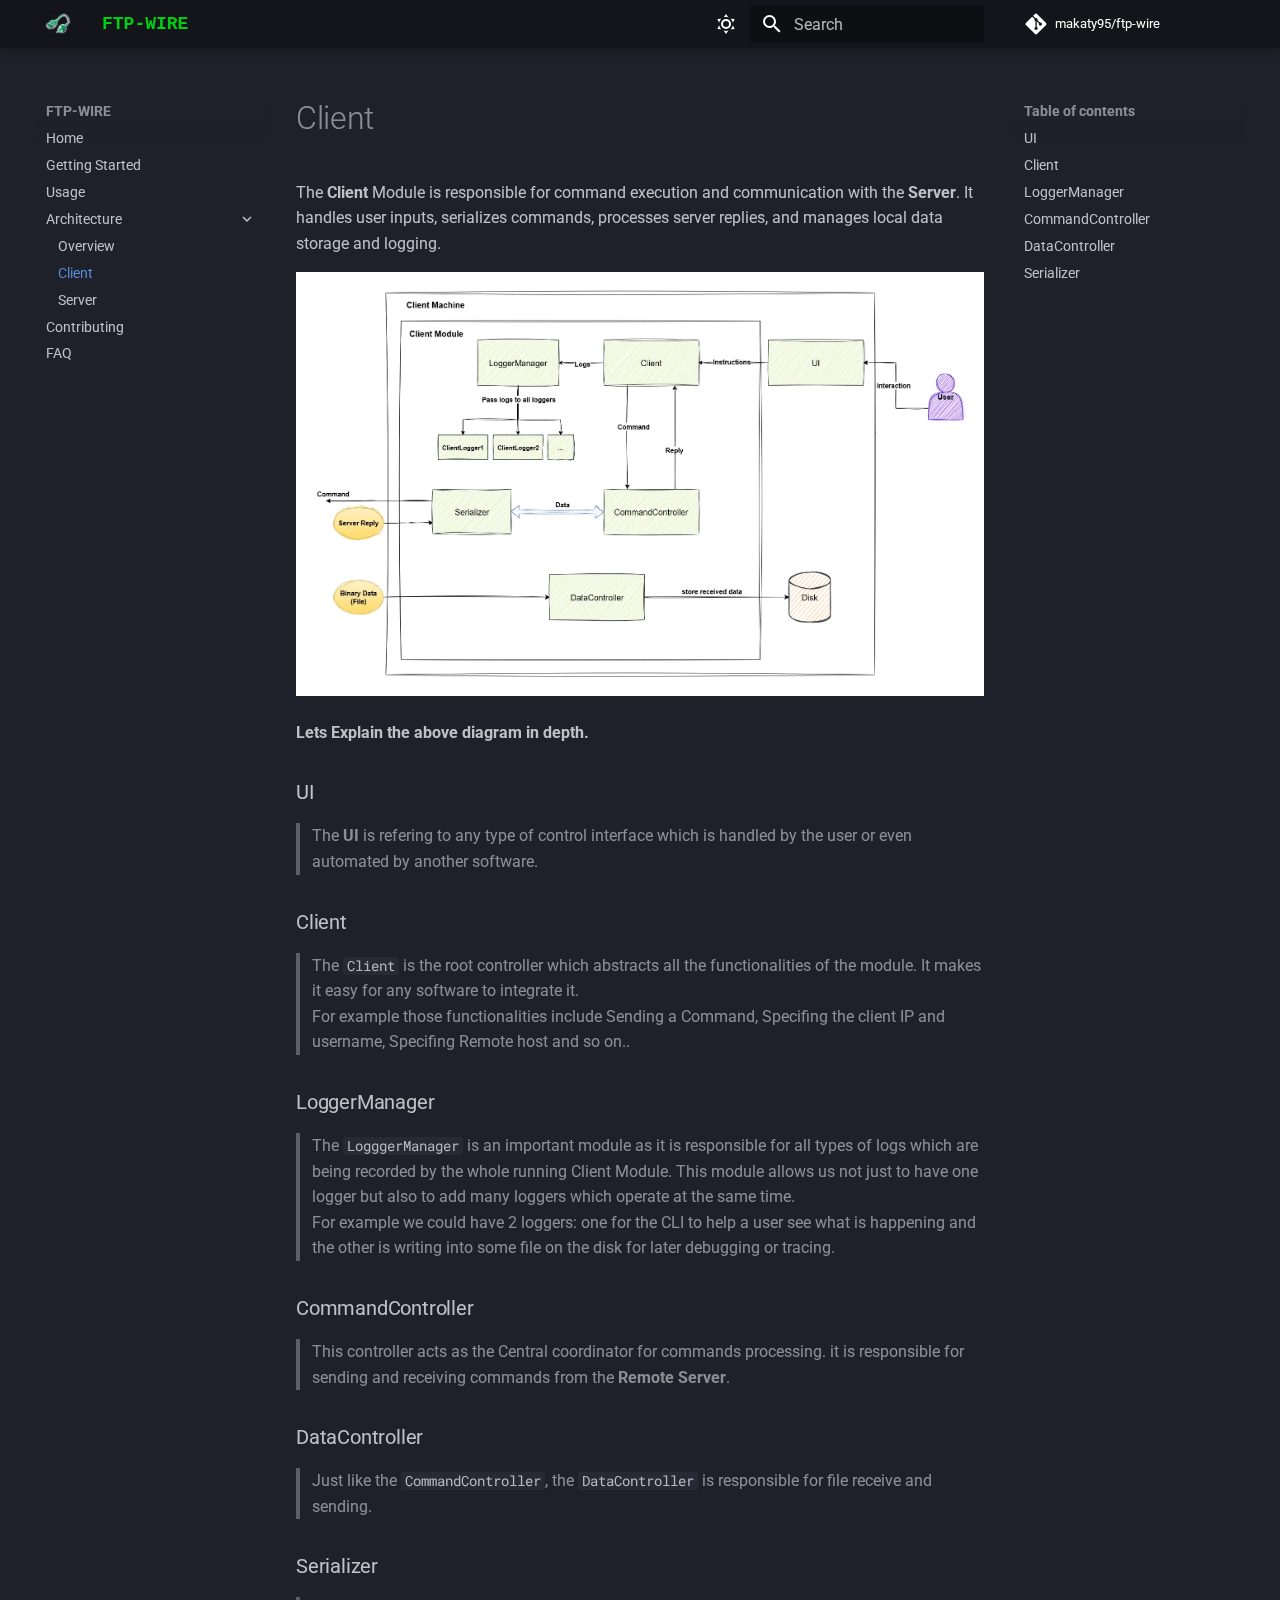
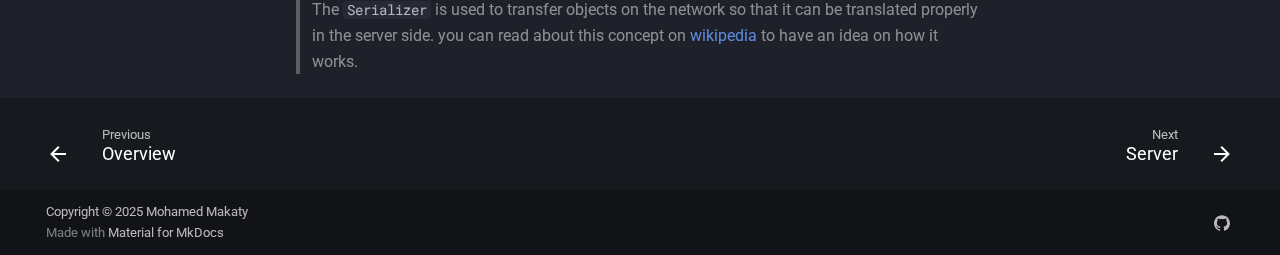
<file: client-architecture/index.html>
<!doctype html>
<html lang="en" class="no-js">
  <head>
    
      <meta charset="utf-8">
      <meta name="viewport" content="width=device-width,initial-scale=1">
      
        <meta name="description" content="A multi-client FTP server and client system written in Java">
      
      
        <meta name="author" content="Mohamed Makaty">
      
      
      
        <link rel="prev" href="../architecture-overview/">
      
      
        <link rel="next" href="../server-architecture/">
      
      
      <link rel="icon" href="../images/favicon.ico">
      <meta name="generator" content="mkdocs-1.6.1, mkdocs-material-9.6.22">
    
    
      
        <title>Client - FTP-WIRE</title>
      
    
    
      <link rel="stylesheet" href="../assets/stylesheets/main.84d31ad4.min.css">
      
        
        <link rel="stylesheet" href="../assets/stylesheets/palette.06af60db.min.css">
      
      


    
    
      
    
    
      
        
        
        <link rel="preconnect" href="https://fonts.gstatic.com" crossorigin>
        <link rel="stylesheet" href="https://fonts.googleapis.com/css?family=Roboto:300,300i,400,400i,700,700i%7CRoboto+Mono:400,400i,700,700i&display=fallback">
        <style>:root{--md-text-font:"Roboto";--md-code-font:"Roboto Mono"}</style>
      
    
    
      <link rel="stylesheet" href="../css/custom.css">
    
    <script>__md_scope=new URL("..",location),__md_hash=e=>[...e].reduce(((e,_)=>(e<<5)-e+_.charCodeAt(0)),0),__md_get=(e,_=localStorage,t=__md_scope)=>JSON.parse(_.getItem(t.pathname+"."+e)),__md_set=(e,_,t=localStorage,a=__md_scope)=>{try{t.setItem(a.pathname+"."+e,JSON.stringify(_))}catch(e){}}</script>
    
      

    
    
    
  </head>
  
  
    
    
      
    
    
    
    
    <body dir="ltr" data-md-color-scheme="slate" data-md-color-primary="black" data-md-color-accent="green">
  
    
    <input class="md-toggle" data-md-toggle="drawer" type="checkbox" id="__drawer" autocomplete="off">
    <input class="md-toggle" data-md-toggle="search" type="checkbox" id="__search" autocomplete="off">
    <label class="md-overlay" for="__drawer"></label>
    <div data-md-component="skip">
      
        
        <a href="#ui" class="md-skip">
          Skip to content
        </a>
      
    </div>
    <div data-md-component="announce">
      
    </div>
    
    
      

  

<header class="md-header md-header--shadow" data-md-component="header">
  <nav class="md-header__inner md-grid" aria-label="Header">
    <a href=".." title="FTP-WIRE" class="md-header__button md-logo" aria-label="FTP-WIRE" data-md-component="logo">
      
  <img src="../images/logo.png" alt="logo">

    </a>
    <label class="md-header__button md-icon" for="__drawer">
      
      <svg xmlns="http://www.w3.org/2000/svg" viewBox="0 0 24 24"><path d="M3 6h18v2H3zm0 5h18v2H3zm0 5h18v2H3z"/></svg>
    </label>
    <div class="md-header__title" data-md-component="header-title">
      <div class="md-header__ellipsis">
        <div class="md-header__topic">
          <span class="md-ellipsis">
            FTP-WIRE
          </span>
        </div>
        <div class="md-header__topic" data-md-component="header-topic">
          <span class="md-ellipsis">
            
              Client
            
          </span>
        </div>
      </div>
    </div>
    
      
        <form class="md-header__option" data-md-component="palette">
  
    
    
    
    <input class="md-option" data-md-color-media="" data-md-color-scheme="slate" data-md-color-primary="black" data-md-color-accent="green"  aria-label="Switch to light mode"  type="radio" name="__palette" id="__palette_0">
    
      <label class="md-header__button md-icon" title="Switch to light mode" for="__palette_1" hidden>
        <svg xmlns="http://www.w3.org/2000/svg" viewBox="0 0 24 24"><path d="M12 7a5 5 0 0 1 5 5 5 5 0 0 1-5 5 5 5 0 0 1-5-5 5 5 0 0 1 5-5m0 2a3 3 0 0 0-3 3 3 3 0 0 0 3 3 3 3 0 0 0 3-3 3 3 0 0 0-3-3m0-7 2.39 3.42C13.65 5.15 12.84 5 12 5s-1.65.15-2.39.42zM3.34 7l4.16-.35A7.2 7.2 0 0 0 5.94 8.5c-.44.74-.69 1.5-.83 2.29zm.02 10 1.76-3.77a7.131 7.131 0 0 0 2.38 4.14zM20.65 7l-1.77 3.79a7.02 7.02 0 0 0-2.38-4.15zm-.01 10-4.14.36c.59-.51 1.12-1.14 1.54-1.86.42-.73.69-1.5.83-2.29zM12 22l-2.41-3.44c.74.27 1.55.44 2.41.44.82 0 1.63-.17 2.37-.44z"/></svg>
      </label>
    
  
    
    
    
    <input class="md-option" data-md-color-media="" data-md-color-scheme="default" data-md-color-primary="black" data-md-color-accent="deep-orange"  aria-label="Switch to dark mode"  type="radio" name="__palette" id="__palette_1">
    
      <label class="md-header__button md-icon" title="Switch to dark mode" for="__palette_0" hidden>
        <svg xmlns="http://www.w3.org/2000/svg" viewBox="0 0 24 24"><path d="m17.75 4.09-2.53 1.94.91 3.06-2.63-1.81-2.63 1.81.91-3.06-2.53-1.94L12.44 4l1.06-3 1.06 3zm3.5 6.91-1.64 1.25.59 1.98-1.7-1.17-1.7 1.17.59-1.98L15.75 11l2.06-.05L18.5 9l.69 1.95zm-2.28 4.95c.83-.08 1.72 1.1 1.19 1.85-.32.45-.66.87-1.08 1.27C15.17 23 8.84 23 4.94 19.07c-3.91-3.9-3.91-10.24 0-14.14.4-.4.82-.76 1.27-1.08.75-.53 1.93.36 1.85 1.19-.27 2.86.69 5.83 2.89 8.02a9.96 9.96 0 0 0 8.02 2.89m-1.64 2.02a12.08 12.08 0 0 1-7.8-3.47c-2.17-2.19-3.33-5-3.49-7.82-2.81 3.14-2.7 7.96.31 10.98 3.02 3.01 7.84 3.12 10.98.31"/></svg>
      </label>
    
  
</form>
      
    
    
      <script>var palette=__md_get("__palette");if(palette&&palette.color){if("(prefers-color-scheme)"===palette.color.media){var media=matchMedia("(prefers-color-scheme: light)"),input=document.querySelector(media.matches?"[data-md-color-media='(prefers-color-scheme: light)']":"[data-md-color-media='(prefers-color-scheme: dark)']");palette.color.media=input.getAttribute("data-md-color-media"),palette.color.scheme=input.getAttribute("data-md-color-scheme"),palette.color.primary=input.getAttribute("data-md-color-primary"),palette.color.accent=input.getAttribute("data-md-color-accent")}for(var[key,value]of Object.entries(palette.color))document.body.setAttribute("data-md-color-"+key,value)}</script>
    
    
    
      
      
        <label class="md-header__button md-icon" for="__search">
          
          <svg xmlns="http://www.w3.org/2000/svg" viewBox="0 0 24 24"><path d="M9.5 3A6.5 6.5 0 0 1 16 9.5c0 1.61-.59 3.09-1.56 4.23l.27.27h.79l5 5-1.5 1.5-5-5v-.79l-.27-.27A6.52 6.52 0 0 1 9.5 16 6.5 6.5 0 0 1 3 9.5 6.5 6.5 0 0 1 9.5 3m0 2C7 5 5 7 5 9.5S7 14 9.5 14 14 12 14 9.5 12 5 9.5 5"/></svg>
        </label>
        <div class="md-search" data-md-component="search" role="dialog">
  <label class="md-search__overlay" for="__search"></label>
  <div class="md-search__inner" role="search">
    <form class="md-search__form" name="search">
      <input type="text" class="md-search__input" name="query" aria-label="Search" placeholder="Search" autocapitalize="off" autocorrect="off" autocomplete="off" spellcheck="false" data-md-component="search-query" required>
      <label class="md-search__icon md-icon" for="__search">
        
        <svg xmlns="http://www.w3.org/2000/svg" viewBox="0 0 24 24"><path d="M9.5 3A6.5 6.5 0 0 1 16 9.5c0 1.61-.59 3.09-1.56 4.23l.27.27h.79l5 5-1.5 1.5-5-5v-.79l-.27-.27A6.52 6.52 0 0 1 9.5 16 6.5 6.5 0 0 1 3 9.5 6.5 6.5 0 0 1 9.5 3m0 2C7 5 5 7 5 9.5S7 14 9.5 14 14 12 14 9.5 12 5 9.5 5"/></svg>
        
        <svg xmlns="http://www.w3.org/2000/svg" viewBox="0 0 24 24"><path d="M20 11v2H8l5.5 5.5-1.42 1.42L4.16 12l7.92-7.92L13.5 5.5 8 11z"/></svg>
      </label>
      <nav class="md-search__options" aria-label="Search">
        
        <button type="reset" class="md-search__icon md-icon" title="Clear" aria-label="Clear" tabindex="-1">
          
          <svg xmlns="http://www.w3.org/2000/svg" viewBox="0 0 24 24"><path d="M19 6.41 17.59 5 12 10.59 6.41 5 5 6.41 10.59 12 5 17.59 6.41 19 12 13.41 17.59 19 19 17.59 13.41 12z"/></svg>
        </button>
      </nav>
      
        <div class="md-search__suggest" data-md-component="search-suggest"></div>
      
    </form>
    <div class="md-search__output">
      <div class="md-search__scrollwrap" tabindex="0" data-md-scrollfix>
        <div class="md-search-result" data-md-component="search-result">
          <div class="md-search-result__meta">
            Initializing search
          </div>
          <ol class="md-search-result__list" role="presentation"></ol>
        </div>
      </div>
    </div>
  </div>
</div>
      
    
    
      <div class="md-header__source">
        <a href="https://github.com/makaty95/ftp-wire" title="Go to repository" class="md-source" data-md-component="source">
  <div class="md-source__icon md-icon">
    
    <svg xmlns="http://www.w3.org/2000/svg" viewBox="0 0 448 512"><!--! Font Awesome Free 7.1.0 by @fontawesome - https://fontawesome.com License - https://fontawesome.com/license/free (Icons: CC BY 4.0, Fonts: SIL OFL 1.1, Code: MIT License) Copyright 2025 Fonticons, Inc.--><path d="M439.6 236.1 244 40.5c-5.4-5.5-12.8-8.5-20.4-8.5s-15 3-20.4 8.4L162.5 81l51.5 51.5c27.1-9.1 52.7 16.8 43.4 43.7l49.7 49.7c34.2-11.8 61.2 31 35.5 56.7-26.5 26.5-70.2-2.9-56-37.3L240.3 199v121.9c25.3 12.5 22.3 41.8 9.1 55-6.4 6.4-15.2 10.1-24.3 10.1s-17.8-3.6-24.3-10.1c-17.6-17.6-11.1-46.9 11.2-56v-123c-20.8-8.5-24.6-30.7-18.6-45L142.6 101 8.5 235.1C3 240.6 0 247.9 0 255.5s3 15 8.5 20.4l195.6 195.7c5.4 5.4 12.7 8.4 20.4 8.4s15-3 20.4-8.4l194.7-194.7c5.4-5.4 8.4-12.8 8.4-20.4s-3-15-8.4-20.4"/></svg>
  </div>
  <div class="md-source__repository">
    makaty95/ftp-wire
  </div>
</a>
      </div>
    
  </nav>
  
</header>
    
    <div class="md-container" data-md-component="container">
      
      
        
          
        
      
      <main class="md-main" data-md-component="main">
        <div class="md-main__inner md-grid">
          
            
              
              <div class="md-sidebar md-sidebar--primary" data-md-component="sidebar" data-md-type="navigation" >
                <div class="md-sidebar__scrollwrap">
                  <div class="md-sidebar__inner">
                    



<nav class="md-nav md-nav--primary" aria-label="Navigation" data-md-level="0">
  <label class="md-nav__title" for="__drawer">
    <a href=".." title="FTP-WIRE" class="md-nav__button md-logo" aria-label="FTP-WIRE" data-md-component="logo">
      
  <img src="../images/logo.png" alt="logo">

    </a>
    FTP-WIRE
  </label>
  
    <div class="md-nav__source">
      <a href="https://github.com/makaty95/ftp-wire" title="Go to repository" class="md-source" data-md-component="source">
  <div class="md-source__icon md-icon">
    
    <svg xmlns="http://www.w3.org/2000/svg" viewBox="0 0 448 512"><!--! Font Awesome Free 7.1.0 by @fontawesome - https://fontawesome.com License - https://fontawesome.com/license/free (Icons: CC BY 4.0, Fonts: SIL OFL 1.1, Code: MIT License) Copyright 2025 Fonticons, Inc.--><path d="M439.6 236.1 244 40.5c-5.4-5.5-12.8-8.5-20.4-8.5s-15 3-20.4 8.4L162.5 81l51.5 51.5c27.1-9.1 52.7 16.8 43.4 43.7l49.7 49.7c34.2-11.8 61.2 31 35.5 56.7-26.5 26.5-70.2-2.9-56-37.3L240.3 199v121.9c25.3 12.5 22.3 41.8 9.1 55-6.4 6.4-15.2 10.1-24.3 10.1s-17.8-3.6-24.3-10.1c-17.6-17.6-11.1-46.9 11.2-56v-123c-20.8-8.5-24.6-30.7-18.6-45L142.6 101 8.5 235.1C3 240.6 0 247.9 0 255.5s3 15 8.5 20.4l195.6 195.7c5.4 5.4 12.7 8.4 20.4 8.4s15-3 20.4-8.4l194.7-194.7c5.4-5.4 8.4-12.8 8.4-20.4s-3-15-8.4-20.4"/></svg>
  </div>
  <div class="md-source__repository">
    makaty95/ftp-wire
  </div>
</a>
    </div>
  
  <ul class="md-nav__list" data-md-scrollfix>
    
      
      
  
  
  
  
    <li class="md-nav__item">
      <a href=".." class="md-nav__link">
        
  
  
  <span class="md-ellipsis">
    Home
    
  </span>
  

      </a>
    </li>
  

    
      
      
  
  
  
  
    <li class="md-nav__item">
      <a href="../getting-started/" class="md-nav__link">
        
  
  
  <span class="md-ellipsis">
    Getting Started
    
  </span>
  

      </a>
    </li>
  

    
      
      
  
  
  
  
    <li class="md-nav__item">
      <a href="../usage/" class="md-nav__link">
        
  
  
  <span class="md-ellipsis">
    Usage
    
  </span>
  

      </a>
    </li>
  

    
      
      
  
  
    
  
  
  
    
    
    
    
    
    <li class="md-nav__item md-nav__item--active md-nav__item--nested">
      
        
        
        <input class="md-nav__toggle md-toggle " type="checkbox" id="__nav_4" checked>
        
          
          <label class="md-nav__link" for="__nav_4" id="__nav_4_label" tabindex="0">
            
  
  
  <span class="md-ellipsis">
    Architecture
    
  </span>
  

            <span class="md-nav__icon md-icon"></span>
          </label>
        
        <nav class="md-nav" data-md-level="1" aria-labelledby="__nav_4_label" aria-expanded="true">
          <label class="md-nav__title" for="__nav_4">
            <span class="md-nav__icon md-icon"></span>
            Architecture
          </label>
          <ul class="md-nav__list" data-md-scrollfix>
            
              
                
  
  
  
  
    <li class="md-nav__item">
      <a href="../architecture-overview/" class="md-nav__link">
        
  
  
  <span class="md-ellipsis">
    Overview
    
  </span>
  

      </a>
    </li>
  

              
            
              
                
  
  
    
  
  
  
    <li class="md-nav__item md-nav__item--active">
      
      <input class="md-nav__toggle md-toggle" type="checkbox" id="__toc">
      
      
      
        <label class="md-nav__link md-nav__link--active" for="__toc">
          
  
  
  <span class="md-ellipsis">
    Client
    
  </span>
  

          <span class="md-nav__icon md-icon"></span>
        </label>
      
      <a href="./" class="md-nav__link md-nav__link--active">
        
  
  
  <span class="md-ellipsis">
    Client
    
  </span>
  

      </a>
      
        

<nav class="md-nav md-nav--secondary" aria-label="Table of contents">
  
  
  
  
    <label class="md-nav__title" for="__toc">
      <span class="md-nav__icon md-icon"></span>
      Table of contents
    </label>
    <ul class="md-nav__list" data-md-component="toc" data-md-scrollfix>
      
        <li class="md-nav__item">
  <a href="#ui" class="md-nav__link">
    <span class="md-ellipsis">
      UI
    </span>
  </a>
  
</li>
      
        <li class="md-nav__item">
  <a href="#client" class="md-nav__link">
    <span class="md-ellipsis">
      Client
    </span>
  </a>
  
</li>
      
        <li class="md-nav__item">
  <a href="#loggermanager" class="md-nav__link">
    <span class="md-ellipsis">
      LoggerManager
    </span>
  </a>
  
</li>
      
        <li class="md-nav__item">
  <a href="#commandcontroller" class="md-nav__link">
    <span class="md-ellipsis">
      CommandController
    </span>
  </a>
  
</li>
      
        <li class="md-nav__item">
  <a href="#datacontroller" class="md-nav__link">
    <span class="md-ellipsis">
      DataController
    </span>
  </a>
  
</li>
      
        <li class="md-nav__item">
  <a href="#serializer" class="md-nav__link">
    <span class="md-ellipsis">
      Serializer
    </span>
  </a>
  
</li>
      
    </ul>
  
</nav>
      
    </li>
  

              
            
              
                
  
  
  
  
    <li class="md-nav__item">
      <a href="../server-architecture/" class="md-nav__link">
        
  
  
  <span class="md-ellipsis">
    Server
    
  </span>
  

      </a>
    </li>
  

              
            
          </ul>
        </nav>
      
    </li>
  

    
      
      
  
  
  
  
    <li class="md-nav__item">
      <a href="../contributing/" class="md-nav__link">
        
  
  
  <span class="md-ellipsis">
    Contributing
    
  </span>
  

      </a>
    </li>
  

    
      
      
  
  
  
  
    <li class="md-nav__item">
      <a href="../faq/" class="md-nav__link">
        
  
  
  <span class="md-ellipsis">
    FAQ
    
  </span>
  

      </a>
    </li>
  

    
  </ul>
</nav>
                  </div>
                </div>
              </div>
            
            
              
              <div class="md-sidebar md-sidebar--secondary" data-md-component="sidebar" data-md-type="toc" >
                <div class="md-sidebar__scrollwrap">
                  <div class="md-sidebar__inner">
                    

<nav class="md-nav md-nav--secondary" aria-label="Table of contents">
  
  
  
  
    <label class="md-nav__title" for="__toc">
      <span class="md-nav__icon md-icon"></span>
      Table of contents
    </label>
    <ul class="md-nav__list" data-md-component="toc" data-md-scrollfix>
      
        <li class="md-nav__item">
  <a href="#ui" class="md-nav__link">
    <span class="md-ellipsis">
      UI
    </span>
  </a>
  
</li>
      
        <li class="md-nav__item">
  <a href="#client" class="md-nav__link">
    <span class="md-ellipsis">
      Client
    </span>
  </a>
  
</li>
      
        <li class="md-nav__item">
  <a href="#loggermanager" class="md-nav__link">
    <span class="md-ellipsis">
      LoggerManager
    </span>
  </a>
  
</li>
      
        <li class="md-nav__item">
  <a href="#commandcontroller" class="md-nav__link">
    <span class="md-ellipsis">
      CommandController
    </span>
  </a>
  
</li>
      
        <li class="md-nav__item">
  <a href="#datacontroller" class="md-nav__link">
    <span class="md-ellipsis">
      DataController
    </span>
  </a>
  
</li>
      
        <li class="md-nav__item">
  <a href="#serializer" class="md-nav__link">
    <span class="md-ellipsis">
      Serializer
    </span>
  </a>
  
</li>
      
    </ul>
  
</nav>
                  </div>
                </div>
              </div>
            
          
          
            <div class="md-content" data-md-component="content">
              <article class="md-content__inner md-typeset">
                
                  


  
  


  <h1>Client</h1>

<p>The <strong>Client</strong> Module is responsible for command execution and communication with the <strong>Server</strong>.
It handles user inputs, serializes commands, processes server replies, and manages local data storage and logging.</p>
<p><img alt="Client Module Architecture" src="../diagrams/Client.webp" /></p>
<p><strong>Lets Explain the above diagram in depth.</strong></p>
<h3 id="ui">UI<a class="headerlink" href="#ui" title="Permanent link">&para;</a></h3>
<blockquote>
<p>The <strong>UI</strong> is refering to any type of control interface which is handled by the user or even automated by another software.</p>
</blockquote>
<h3 id="client">Client<a class="headerlink" href="#client" title="Permanent link">&para;</a></h3>
<blockquote>
<p>The <code>Client</code> is the root controller which abstracts all the functionalities of the module. It makes it easy for any software to integrate it.<br>For example those functionalities include Sending a Command, Specifing the client IP and username, Specifing Remote host and so on..</p>
</blockquote>
<h3 id="loggermanager">LoggerManager<a class="headerlink" href="#loggermanager" title="Permanent link">&para;</a></h3>
<blockquote>
<p>The <code>LogggerManager</code> is an important module as it is responsible for all types of logs which are being recorded by the whole running Client Module. This module allows us not just to have one logger but also to add many loggers which operate at the same time.<br>For example we could have 2 loggers: one for the CLI to help a user see what is happening and the other is writing into some file on the disk for later debugging or tracing.</p>
</blockquote>
<h3 id="commandcontroller">CommandController<a class="headerlink" href="#commandcontroller" title="Permanent link">&para;</a></h3>
<blockquote>
<p>This controller acts as the Central coordinator for commands processing. it is responsible for sending and receiving commands from the <strong>Remote Server</strong>. </p>
</blockquote>
<h3 id="datacontroller">DataController<a class="headerlink" href="#datacontroller" title="Permanent link">&para;</a></h3>
<blockquote>
<p>Just like the <code>CommandController</code>, the <code>DataController</code> is responsible for file receive and sending. </p>
</blockquote>
<h3 id="serializer">Serializer<a class="headerlink" href="#serializer" title="Permanent link">&para;</a></h3>
<blockquote>
<p>The <code>Serializer</code> is used to transfer objects on the network so that it can be translated properly in the server side. you can read about this concept on <a href="https://en.wikipedia.org/wiki/Serialization" target="_blank">wikipedia</a> to have an idea on how it works.</p>
</blockquote>












                
              </article>
            </div>
          
          
<script>var target=document.getElementById(location.hash.slice(1));target&&target.name&&(target.checked=target.name.startsWith("__tabbed_"))</script>
        </div>
        
          <button type="button" class="md-top md-icon" data-md-component="top" hidden>
  
  <svg xmlns="http://www.w3.org/2000/svg" viewBox="0 0 24 24"><path d="M13 20h-2V8l-5.5 5.5-1.42-1.42L12 4.16l7.92 7.92-1.42 1.42L13 8z"/></svg>
  Back to top
</button>
        
      </main>
      
        <footer class="md-footer">
  
    
      
      <nav class="md-footer__inner md-grid" aria-label="Footer" >
        
          
          <a href="../architecture-overview/" class="md-footer__link md-footer__link--prev" aria-label="Previous: Overview">
            <div class="md-footer__button md-icon">
              
              <svg xmlns="http://www.w3.org/2000/svg" viewBox="0 0 24 24"><path d="M20 11v2H8l5.5 5.5-1.42 1.42L4.16 12l7.92-7.92L13.5 5.5 8 11z"/></svg>
            </div>
            <div class="md-footer__title">
              <span class="md-footer__direction">
                Previous
              </span>
              <div class="md-ellipsis">
                Overview
              </div>
            </div>
          </a>
        
        
          
          <a href="../server-architecture/" class="md-footer__link md-footer__link--next" aria-label="Next: Server">
            <div class="md-footer__title">
              <span class="md-footer__direction">
                Next
              </span>
              <div class="md-ellipsis">
                Server
              </div>
            </div>
            <div class="md-footer__button md-icon">
              
              <svg xmlns="http://www.w3.org/2000/svg" viewBox="0 0 24 24"><path d="M4 11v2h12l-5.5 5.5 1.42 1.42L19.84 12l-7.92-7.92L10.5 5.5 16 11z"/></svg>
            </div>
          </a>
        
      </nav>
    
  
  <div class="md-footer-meta md-typeset">
    <div class="md-footer-meta__inner md-grid">
      <div class="md-copyright">
  
    <div class="md-copyright__highlight">
      Copyright &copy; 2025 Mohamed Makaty
    </div>
  
  
    Made with
    <a href="https://squidfunk.github.io/mkdocs-material/" target="_blank" rel="noopener">
      Material for MkDocs
    </a>
  
</div>
      
        
<div class="md-social">
  
    
    
    
    
      
      
    
    <a href="https://github.com/makaty95/" target="_blank" rel="noopener" title="github.com" class="md-social__link">
      <svg xmlns="http://www.w3.org/2000/svg" viewBox="0 0 24 24"><path d="M12 .297c-6.63 0-12 5.373-12 12 0 5.303 3.438 9.8 8.205 11.385.6.113.82-.258.82-.577 0-.285-.01-1.04-.015-2.04-3.338.724-4.042-1.61-4.042-1.61C4.422 18.07 3.633 17.7 3.633 17.7c-1.087-.744.084-.729.084-.729 1.205.084 1.838 1.236 1.838 1.236 1.07 1.835 2.809 1.305 3.495.998.108-.776.417-1.305.76-1.605-2.665-.3-5.466-1.332-5.466-5.93 0-1.31.465-2.38 1.235-3.22-.135-.303-.54-1.523.105-3.176 0 0 1.005-.322 3.3 1.23.96-.267 1.98-.399 3-.405 1.02.006 2.04.138 3 .405 2.28-1.552 3.285-1.23 3.285-1.23.645 1.653.24 2.873.12 3.176.765.84 1.23 1.91 1.23 3.22 0 4.61-2.805 5.625-5.475 5.92.42.36.81 1.096.81 2.22 0 1.606-.015 2.896-.015 3.286 0 .315.21.69.825.57C20.565 22.092 24 17.592 24 12.297c0-6.627-5.373-12-12-12"/></svg>
    </a>
  
</div>
      
    </div>
  </div>
</footer>
      
    </div>
    <div class="md-dialog" data-md-component="dialog">
      <div class="md-dialog__inner md-typeset"></div>
    </div>
    
    
    
      
      <script id="__config" type="application/json">{"base": "..", "features": ["navigation.footer", "navigation.expand", "navigation.instant", "navigation.top", "content.code.copy", "search.suggest", "search.highlight"], "search": "../assets/javascripts/workers/search.973d3a69.min.js", "tags": null, "translations": {"clipboard.copied": "Copied to clipboard", "clipboard.copy": "Copy to clipboard", "search.result.more.one": "1 more on this page", "search.result.more.other": "# more on this page", "search.result.none": "No matching documents", "search.result.one": "1 matching document", "search.result.other": "# matching documents", "search.result.placeholder": "Type to start searching", "search.result.term.missing": "Missing", "select.version": "Select version"}, "version": null}</script>
    
    
      <script src="../assets/javascripts/bundle.f55a23d4.min.js"></script>
      
    
  </body>
</html>
</file>
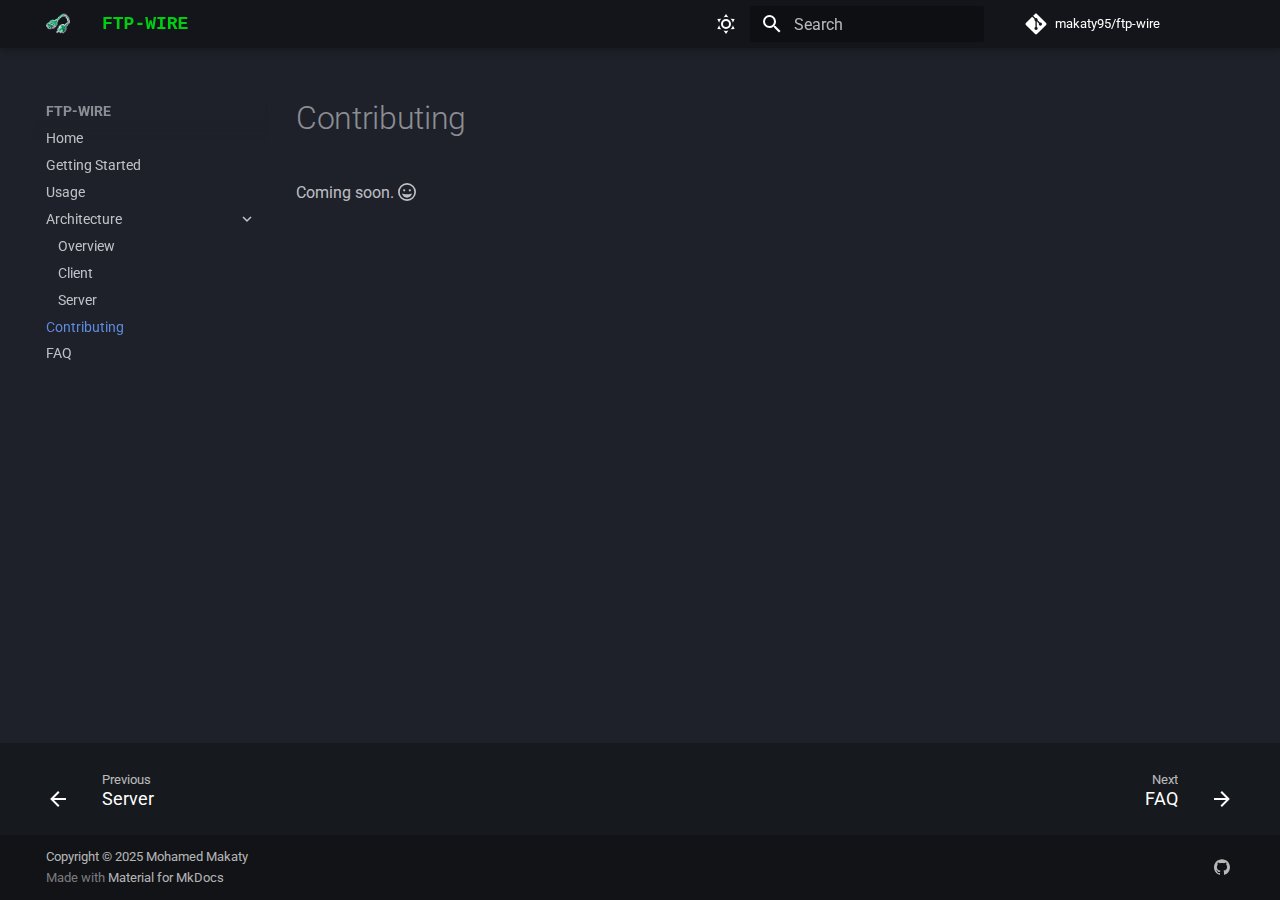
<file: contributing/index.html>
<!doctype html>
<html lang="en" class="no-js">
  <head>
    
      <meta charset="utf-8">
      <meta name="viewport" content="width=device-width,initial-scale=1">
      
        <meta name="description" content="A multi-client FTP server and client system written in Java">
      
      
        <meta name="author" content="Mohamed Makaty">
      
      
      
        <link rel="prev" href="../server-architecture/">
      
      
        <link rel="next" href="../faq/">
      
      
      <link rel="icon" href="../images/favicon.ico">
      <meta name="generator" content="mkdocs-1.6.1, mkdocs-material-9.6.22">
    
    
      
        <title>Contributing - FTP-WIRE</title>
      
    
    
      <link rel="stylesheet" href="../assets/stylesheets/main.84d31ad4.min.css">
      
        
        <link rel="stylesheet" href="../assets/stylesheets/palette.06af60db.min.css">
      
      


    
    
      
    
    
      
        
        
        <link rel="preconnect" href="https://fonts.gstatic.com" crossorigin>
        <link rel="stylesheet" href="https://fonts.googleapis.com/css?family=Roboto:300,300i,400,400i,700,700i%7CRoboto+Mono:400,400i,700,700i&display=fallback">
        <style>:root{--md-text-font:"Roboto";--md-code-font:"Roboto Mono"}</style>
      
    
    
      <link rel="stylesheet" href="../css/custom.css">
    
    <script>__md_scope=new URL("..",location),__md_hash=e=>[...e].reduce(((e,_)=>(e<<5)-e+_.charCodeAt(0)),0),__md_get=(e,_=localStorage,t=__md_scope)=>JSON.parse(_.getItem(t.pathname+"."+e)),__md_set=(e,_,t=localStorage,a=__md_scope)=>{try{t.setItem(a.pathname+"."+e,JSON.stringify(_))}catch(e){}}</script>
    
      

    
    
    
  </head>
  
  
    
    
      
    
    
    
    
    <body dir="ltr" data-md-color-scheme="slate" data-md-color-primary="black" data-md-color-accent="green">
  
    
    <input class="md-toggle" data-md-toggle="drawer" type="checkbox" id="__drawer" autocomplete="off">
    <input class="md-toggle" data-md-toggle="search" type="checkbox" id="__search" autocomplete="off">
    <label class="md-overlay" for="__drawer"></label>
    <div data-md-component="skip">
      
    </div>
    <div data-md-component="announce">
      
    </div>
    
    
      

  

<header class="md-header md-header--shadow" data-md-component="header">
  <nav class="md-header__inner md-grid" aria-label="Header">
    <a href=".." title="FTP-WIRE" class="md-header__button md-logo" aria-label="FTP-WIRE" data-md-component="logo">
      
  <img src="../images/logo.png" alt="logo">

    </a>
    <label class="md-header__button md-icon" for="__drawer">
      
      <svg xmlns="http://www.w3.org/2000/svg" viewBox="0 0 24 24"><path d="M3 6h18v2H3zm0 5h18v2H3zm0 5h18v2H3z"/></svg>
    </label>
    <div class="md-header__title" data-md-component="header-title">
      <div class="md-header__ellipsis">
        <div class="md-header__topic">
          <span class="md-ellipsis">
            FTP-WIRE
          </span>
        </div>
        <div class="md-header__topic" data-md-component="header-topic">
          <span class="md-ellipsis">
            
              Contributing
            
          </span>
        </div>
      </div>
    </div>
    
      
        <form class="md-header__option" data-md-component="palette">
  
    
    
    
    <input class="md-option" data-md-color-media="" data-md-color-scheme="slate" data-md-color-primary="black" data-md-color-accent="green"  aria-label="Switch to light mode"  type="radio" name="__palette" id="__palette_0">
    
      <label class="md-header__button md-icon" title="Switch to light mode" for="__palette_1" hidden>
        <svg xmlns="http://www.w3.org/2000/svg" viewBox="0 0 24 24"><path d="M12 7a5 5 0 0 1 5 5 5 5 0 0 1-5 5 5 5 0 0 1-5-5 5 5 0 0 1 5-5m0 2a3 3 0 0 0-3 3 3 3 0 0 0 3 3 3 3 0 0 0 3-3 3 3 0 0 0-3-3m0-7 2.39 3.42C13.65 5.15 12.84 5 12 5s-1.65.15-2.39.42zM3.34 7l4.16-.35A7.2 7.2 0 0 0 5.94 8.5c-.44.74-.69 1.5-.83 2.29zm.02 10 1.76-3.77a7.131 7.131 0 0 0 2.38 4.14zM20.65 7l-1.77 3.79a7.02 7.02 0 0 0-2.38-4.15zm-.01 10-4.14.36c.59-.51 1.12-1.14 1.54-1.86.42-.73.69-1.5.83-2.29zM12 22l-2.41-3.44c.74.27 1.55.44 2.41.44.82 0 1.63-.17 2.37-.44z"/></svg>
      </label>
    
  
    
    
    
    <input class="md-option" data-md-color-media="" data-md-color-scheme="default" data-md-color-primary="black" data-md-color-accent="deep-orange"  aria-label="Switch to dark mode"  type="radio" name="__palette" id="__palette_1">
    
      <label class="md-header__button md-icon" title="Switch to dark mode" for="__palette_0" hidden>
        <svg xmlns="http://www.w3.org/2000/svg" viewBox="0 0 24 24"><path d="m17.75 4.09-2.53 1.94.91 3.06-2.63-1.81-2.63 1.81.91-3.06-2.53-1.94L12.44 4l1.06-3 1.06 3zm3.5 6.91-1.64 1.25.59 1.98-1.7-1.17-1.7 1.17.59-1.98L15.75 11l2.06-.05L18.5 9l.69 1.95zm-2.28 4.95c.83-.08 1.72 1.1 1.19 1.85-.32.45-.66.87-1.08 1.27C15.17 23 8.84 23 4.94 19.07c-3.91-3.9-3.91-10.24 0-14.14.4-.4.82-.76 1.27-1.08.75-.53 1.93.36 1.85 1.19-.27 2.86.69 5.83 2.89 8.02a9.96 9.96 0 0 0 8.02 2.89m-1.64 2.02a12.08 12.08 0 0 1-7.8-3.47c-2.17-2.19-3.33-5-3.49-7.82-2.81 3.14-2.7 7.96.31 10.98 3.02 3.01 7.84 3.12 10.98.31"/></svg>
      </label>
    
  
</form>
      
    
    
      <script>var palette=__md_get("__palette");if(palette&&palette.color){if("(prefers-color-scheme)"===palette.color.media){var media=matchMedia("(prefers-color-scheme: light)"),input=document.querySelector(media.matches?"[data-md-color-media='(prefers-color-scheme: light)']":"[data-md-color-media='(prefers-color-scheme: dark)']");palette.color.media=input.getAttribute("data-md-color-media"),palette.color.scheme=input.getAttribute("data-md-color-scheme"),palette.color.primary=input.getAttribute("data-md-color-primary"),palette.color.accent=input.getAttribute("data-md-color-accent")}for(var[key,value]of Object.entries(palette.color))document.body.setAttribute("data-md-color-"+key,value)}</script>
    
    
    
      
      
        <label class="md-header__button md-icon" for="__search">
          
          <svg xmlns="http://www.w3.org/2000/svg" viewBox="0 0 24 24"><path d="M9.5 3A6.5 6.5 0 0 1 16 9.5c0 1.61-.59 3.09-1.56 4.23l.27.27h.79l5 5-1.5 1.5-5-5v-.79l-.27-.27A6.52 6.52 0 0 1 9.5 16 6.5 6.5 0 0 1 3 9.5 6.5 6.5 0 0 1 9.5 3m0 2C7 5 5 7 5 9.5S7 14 9.5 14 14 12 14 9.5 12 5 9.5 5"/></svg>
        </label>
        <div class="md-search" data-md-component="search" role="dialog">
  <label class="md-search__overlay" for="__search"></label>
  <div class="md-search__inner" role="search">
    <form class="md-search__form" name="search">
      <input type="text" class="md-search__input" name="query" aria-label="Search" placeholder="Search" autocapitalize="off" autocorrect="off" autocomplete="off" spellcheck="false" data-md-component="search-query" required>
      <label class="md-search__icon md-icon" for="__search">
        
        <svg xmlns="http://www.w3.org/2000/svg" viewBox="0 0 24 24"><path d="M9.5 3A6.5 6.5 0 0 1 16 9.5c0 1.61-.59 3.09-1.56 4.23l.27.27h.79l5 5-1.5 1.5-5-5v-.79l-.27-.27A6.52 6.52 0 0 1 9.5 16 6.5 6.5 0 0 1 3 9.5 6.5 6.5 0 0 1 9.5 3m0 2C7 5 5 7 5 9.5S7 14 9.5 14 14 12 14 9.5 12 5 9.5 5"/></svg>
        
        <svg xmlns="http://www.w3.org/2000/svg" viewBox="0 0 24 24"><path d="M20 11v2H8l5.5 5.5-1.42 1.42L4.16 12l7.92-7.92L13.5 5.5 8 11z"/></svg>
      </label>
      <nav class="md-search__options" aria-label="Search">
        
        <button type="reset" class="md-search__icon md-icon" title="Clear" aria-label="Clear" tabindex="-1">
          
          <svg xmlns="http://www.w3.org/2000/svg" viewBox="0 0 24 24"><path d="M19 6.41 17.59 5 12 10.59 6.41 5 5 6.41 10.59 12 5 17.59 6.41 19 12 13.41 17.59 19 19 17.59 13.41 12z"/></svg>
        </button>
      </nav>
      
        <div class="md-search__suggest" data-md-component="search-suggest"></div>
      
    </form>
    <div class="md-search__output">
      <div class="md-search__scrollwrap" tabindex="0" data-md-scrollfix>
        <div class="md-search-result" data-md-component="search-result">
          <div class="md-search-result__meta">
            Initializing search
          </div>
          <ol class="md-search-result__list" role="presentation"></ol>
        </div>
      </div>
    </div>
  </div>
</div>
      
    
    
      <div class="md-header__source">
        <a href="https://github.com/makaty95/ftp-wire" title="Go to repository" class="md-source" data-md-component="source">
  <div class="md-source__icon md-icon">
    
    <svg xmlns="http://www.w3.org/2000/svg" viewBox="0 0 448 512"><!--! Font Awesome Free 7.1.0 by @fontawesome - https://fontawesome.com License - https://fontawesome.com/license/free (Icons: CC BY 4.0, Fonts: SIL OFL 1.1, Code: MIT License) Copyright 2025 Fonticons, Inc.--><path d="M439.6 236.1 244 40.5c-5.4-5.5-12.8-8.5-20.4-8.5s-15 3-20.4 8.4L162.5 81l51.5 51.5c27.1-9.1 52.7 16.8 43.4 43.7l49.7 49.7c34.2-11.8 61.2 31 35.5 56.7-26.5 26.5-70.2-2.9-56-37.3L240.3 199v121.9c25.3 12.5 22.3 41.8 9.1 55-6.4 6.4-15.2 10.1-24.3 10.1s-17.8-3.6-24.3-10.1c-17.6-17.6-11.1-46.9 11.2-56v-123c-20.8-8.5-24.6-30.7-18.6-45L142.6 101 8.5 235.1C3 240.6 0 247.9 0 255.5s3 15 8.5 20.4l195.6 195.7c5.4 5.4 12.7 8.4 20.4 8.4s15-3 20.4-8.4l194.7-194.7c5.4-5.4 8.4-12.8 8.4-20.4s-3-15-8.4-20.4"/></svg>
  </div>
  <div class="md-source__repository">
    makaty95/ftp-wire
  </div>
</a>
      </div>
    
  </nav>
  
</header>
    
    <div class="md-container" data-md-component="container">
      
      
        
          
        
      
      <main class="md-main" data-md-component="main">
        <div class="md-main__inner md-grid">
          
            
              
              <div class="md-sidebar md-sidebar--primary" data-md-component="sidebar" data-md-type="navigation" >
                <div class="md-sidebar__scrollwrap">
                  <div class="md-sidebar__inner">
                    



<nav class="md-nav md-nav--primary" aria-label="Navigation" data-md-level="0">
  <label class="md-nav__title" for="__drawer">
    <a href=".." title="FTP-WIRE" class="md-nav__button md-logo" aria-label="FTP-WIRE" data-md-component="logo">
      
  <img src="../images/logo.png" alt="logo">

    </a>
    FTP-WIRE
  </label>
  
    <div class="md-nav__source">
      <a href="https://github.com/makaty95/ftp-wire" title="Go to repository" class="md-source" data-md-component="source">
  <div class="md-source__icon md-icon">
    
    <svg xmlns="http://www.w3.org/2000/svg" viewBox="0 0 448 512"><!--! Font Awesome Free 7.1.0 by @fontawesome - https://fontawesome.com License - https://fontawesome.com/license/free (Icons: CC BY 4.0, Fonts: SIL OFL 1.1, Code: MIT License) Copyright 2025 Fonticons, Inc.--><path d="M439.6 236.1 244 40.5c-5.4-5.5-12.8-8.5-20.4-8.5s-15 3-20.4 8.4L162.5 81l51.5 51.5c27.1-9.1 52.7 16.8 43.4 43.7l49.7 49.7c34.2-11.8 61.2 31 35.5 56.7-26.5 26.5-70.2-2.9-56-37.3L240.3 199v121.9c25.3 12.5 22.3 41.8 9.1 55-6.4 6.4-15.2 10.1-24.3 10.1s-17.8-3.6-24.3-10.1c-17.6-17.6-11.1-46.9 11.2-56v-123c-20.8-8.5-24.6-30.7-18.6-45L142.6 101 8.5 235.1C3 240.6 0 247.9 0 255.5s3 15 8.5 20.4l195.6 195.7c5.4 5.4 12.7 8.4 20.4 8.4s15-3 20.4-8.4l194.7-194.7c5.4-5.4 8.4-12.8 8.4-20.4s-3-15-8.4-20.4"/></svg>
  </div>
  <div class="md-source__repository">
    makaty95/ftp-wire
  </div>
</a>
    </div>
  
  <ul class="md-nav__list" data-md-scrollfix>
    
      
      
  
  
  
  
    <li class="md-nav__item">
      <a href=".." class="md-nav__link">
        
  
  
  <span class="md-ellipsis">
    Home
    
  </span>
  

      </a>
    </li>
  

    
      
      
  
  
  
  
    <li class="md-nav__item">
      <a href="../getting-started/" class="md-nav__link">
        
  
  
  <span class="md-ellipsis">
    Getting Started
    
  </span>
  

      </a>
    </li>
  

    
      
      
  
  
  
  
    <li class="md-nav__item">
      <a href="../usage/" class="md-nav__link">
        
  
  
  <span class="md-ellipsis">
    Usage
    
  </span>
  

      </a>
    </li>
  

    
      
      
  
  
  
  
    
    
    
    
    
    <li class="md-nav__item md-nav__item--nested">
      
        
        
          
        
        <input class="md-nav__toggle md-toggle md-toggle--indeterminate" type="checkbox" id="__nav_4" >
        
          
          <label class="md-nav__link" for="__nav_4" id="__nav_4_label" tabindex="0">
            
  
  
  <span class="md-ellipsis">
    Architecture
    
  </span>
  

            <span class="md-nav__icon md-icon"></span>
          </label>
        
        <nav class="md-nav" data-md-level="1" aria-labelledby="__nav_4_label" aria-expanded="false">
          <label class="md-nav__title" for="__nav_4">
            <span class="md-nav__icon md-icon"></span>
            Architecture
          </label>
          <ul class="md-nav__list" data-md-scrollfix>
            
              
                
  
  
  
  
    <li class="md-nav__item">
      <a href="../architecture-overview/" class="md-nav__link">
        
  
  
  <span class="md-ellipsis">
    Overview
    
  </span>
  

      </a>
    </li>
  

              
            
              
                
  
  
  
  
    <li class="md-nav__item">
      <a href="../client-architecture/" class="md-nav__link">
        
  
  
  <span class="md-ellipsis">
    Client
    
  </span>
  

      </a>
    </li>
  

              
            
              
                
  
  
  
  
    <li class="md-nav__item">
      <a href="../server-architecture/" class="md-nav__link">
        
  
  
  <span class="md-ellipsis">
    Server
    
  </span>
  

      </a>
    </li>
  

              
            
          </ul>
        </nav>
      
    </li>
  

    
      
      
  
  
    
  
  
  
    <li class="md-nav__item md-nav__item--active">
      
      <input class="md-nav__toggle md-toggle" type="checkbox" id="__toc">
      
      
      
      <a href="./" class="md-nav__link md-nav__link--active">
        
  
  
  <span class="md-ellipsis">
    Contributing
    
  </span>
  

      </a>
      
    </li>
  

    
      
      
  
  
  
  
    <li class="md-nav__item">
      <a href="../faq/" class="md-nav__link">
        
  
  
  <span class="md-ellipsis">
    FAQ
    
  </span>
  

      </a>
    </li>
  

    
  </ul>
</nav>
                  </div>
                </div>
              </div>
            
            
              
              <div class="md-sidebar md-sidebar--secondary" data-md-component="sidebar" data-md-type="toc" >
                <div class="md-sidebar__scrollwrap">
                  <div class="md-sidebar__inner">
                    

<nav class="md-nav md-nav--secondary" aria-label="Table of contents">
  
  
  
  
</nav>
                  </div>
                </div>
              </div>
            
          
          
            <div class="md-content" data-md-component="content">
              <article class="md-content__inner md-typeset">
                
                  


  
  


  <h1>Contributing</h1>

<p>Coming soon. <span class="twemoji"><svg xmlns="http://www.w3.org/2000/svg" viewBox="0 0 512 512"><!--! Font Awesome Free 7.1.0 by @fontawesome - https://fontawesome.com License - https://fontawesome.com/license/free (Icons: CC BY 4.0, Fonts: SIL OFL 1.1, Code: MIT License) Copyright 2025 Fonticons, Inc.--><path d="M464 256a208 208 0 1 0-416 0 208 208 0 1 0 416 0M0 256a256 256 0 1 1 512 0 256 256 0 1 1-512 0m372.2 46.3c11.8-3.6 23.7 6.1 19.6 17.8-19.8 55.9-73.1 96-135.8 96s-116-40-135.8-95.9c-4.1-11.6 7.8-21.4 19.6-17.8 34.7 10.6 74.2 16.5 116.1 16.5 42 0 81.5-6 116.3-16.6M144 208a32 32 0 1 1 64 0 32 32 0 1 1-64 0m192-32a32 32 0 1 1 0 64 32 32 0 1 1 0-64"/></svg></span></p>












                
              </article>
            </div>
          
          
<script>var target=document.getElementById(location.hash.slice(1));target&&target.name&&(target.checked=target.name.startsWith("__tabbed_"))</script>
        </div>
        
          <button type="button" class="md-top md-icon" data-md-component="top" hidden>
  
  <svg xmlns="http://www.w3.org/2000/svg" viewBox="0 0 24 24"><path d="M13 20h-2V8l-5.5 5.5-1.42-1.42L12 4.16l7.92 7.92-1.42 1.42L13 8z"/></svg>
  Back to top
</button>
        
      </main>
      
        <footer class="md-footer">
  
    
      
      <nav class="md-footer__inner md-grid" aria-label="Footer" >
        
          
          <a href="../server-architecture/" class="md-footer__link md-footer__link--prev" aria-label="Previous: Server">
            <div class="md-footer__button md-icon">
              
              <svg xmlns="http://www.w3.org/2000/svg" viewBox="0 0 24 24"><path d="M20 11v2H8l5.5 5.5-1.42 1.42L4.16 12l7.92-7.92L13.5 5.5 8 11z"/></svg>
            </div>
            <div class="md-footer__title">
              <span class="md-footer__direction">
                Previous
              </span>
              <div class="md-ellipsis">
                Server
              </div>
            </div>
          </a>
        
        
          
          <a href="../faq/" class="md-footer__link md-footer__link--next" aria-label="Next: FAQ">
            <div class="md-footer__title">
              <span class="md-footer__direction">
                Next
              </span>
              <div class="md-ellipsis">
                FAQ
              </div>
            </div>
            <div class="md-footer__button md-icon">
              
              <svg xmlns="http://www.w3.org/2000/svg" viewBox="0 0 24 24"><path d="M4 11v2h12l-5.5 5.5 1.42 1.42L19.84 12l-7.92-7.92L10.5 5.5 16 11z"/></svg>
            </div>
          </a>
        
      </nav>
    
  
  <div class="md-footer-meta md-typeset">
    <div class="md-footer-meta__inner md-grid">
      <div class="md-copyright">
  
    <div class="md-copyright__highlight">
      Copyright &copy; 2025 Mohamed Makaty
    </div>
  
  
    Made with
    <a href="https://squidfunk.github.io/mkdocs-material/" target="_blank" rel="noopener">
      Material for MkDocs
    </a>
  
</div>
      
        
<div class="md-social">
  
    
    
    
    
      
      
    
    <a href="https://github.com/makaty95/" target="_blank" rel="noopener" title="github.com" class="md-social__link">
      <svg xmlns="http://www.w3.org/2000/svg" viewBox="0 0 24 24"><path d="M12 .297c-6.63 0-12 5.373-12 12 0 5.303 3.438 9.8 8.205 11.385.6.113.82-.258.82-.577 0-.285-.01-1.04-.015-2.04-3.338.724-4.042-1.61-4.042-1.61C4.422 18.07 3.633 17.7 3.633 17.7c-1.087-.744.084-.729.084-.729 1.205.084 1.838 1.236 1.838 1.236 1.07 1.835 2.809 1.305 3.495.998.108-.776.417-1.305.76-1.605-2.665-.3-5.466-1.332-5.466-5.93 0-1.31.465-2.38 1.235-3.22-.135-.303-.54-1.523.105-3.176 0 0 1.005-.322 3.3 1.23.96-.267 1.98-.399 3-.405 1.02.006 2.04.138 3 .405 2.28-1.552 3.285-1.23 3.285-1.23.645 1.653.24 2.873.12 3.176.765.84 1.23 1.91 1.23 3.22 0 4.61-2.805 5.625-5.475 5.92.42.36.81 1.096.81 2.22 0 1.606-.015 2.896-.015 3.286 0 .315.21.69.825.57C20.565 22.092 24 17.592 24 12.297c0-6.627-5.373-12-12-12"/></svg>
    </a>
  
</div>
      
    </div>
  </div>
</footer>
      
    </div>
    <div class="md-dialog" data-md-component="dialog">
      <div class="md-dialog__inner md-typeset"></div>
    </div>
    
    
    
      
      <script id="__config" type="application/json">{"base": "..", "features": ["navigation.footer", "navigation.expand", "navigation.instant", "navigation.top", "content.code.copy", "search.suggest", "search.highlight"], "search": "../assets/javascripts/workers/search.973d3a69.min.js", "tags": null, "translations": {"clipboard.copied": "Copied to clipboard", "clipboard.copy": "Copy to clipboard", "search.result.more.one": "1 more on this page", "search.result.more.other": "# more on this page", "search.result.none": "No matching documents", "search.result.one": "1 matching document", "search.result.other": "# matching documents", "search.result.placeholder": "Type to start searching", "search.result.term.missing": "Missing", "select.version": "Select version"}, "version": null}</script>
    
    
      <script src="../assets/javascripts/bundle.f55a23d4.min.js"></script>
      
    
  </body>
</html>
</file>
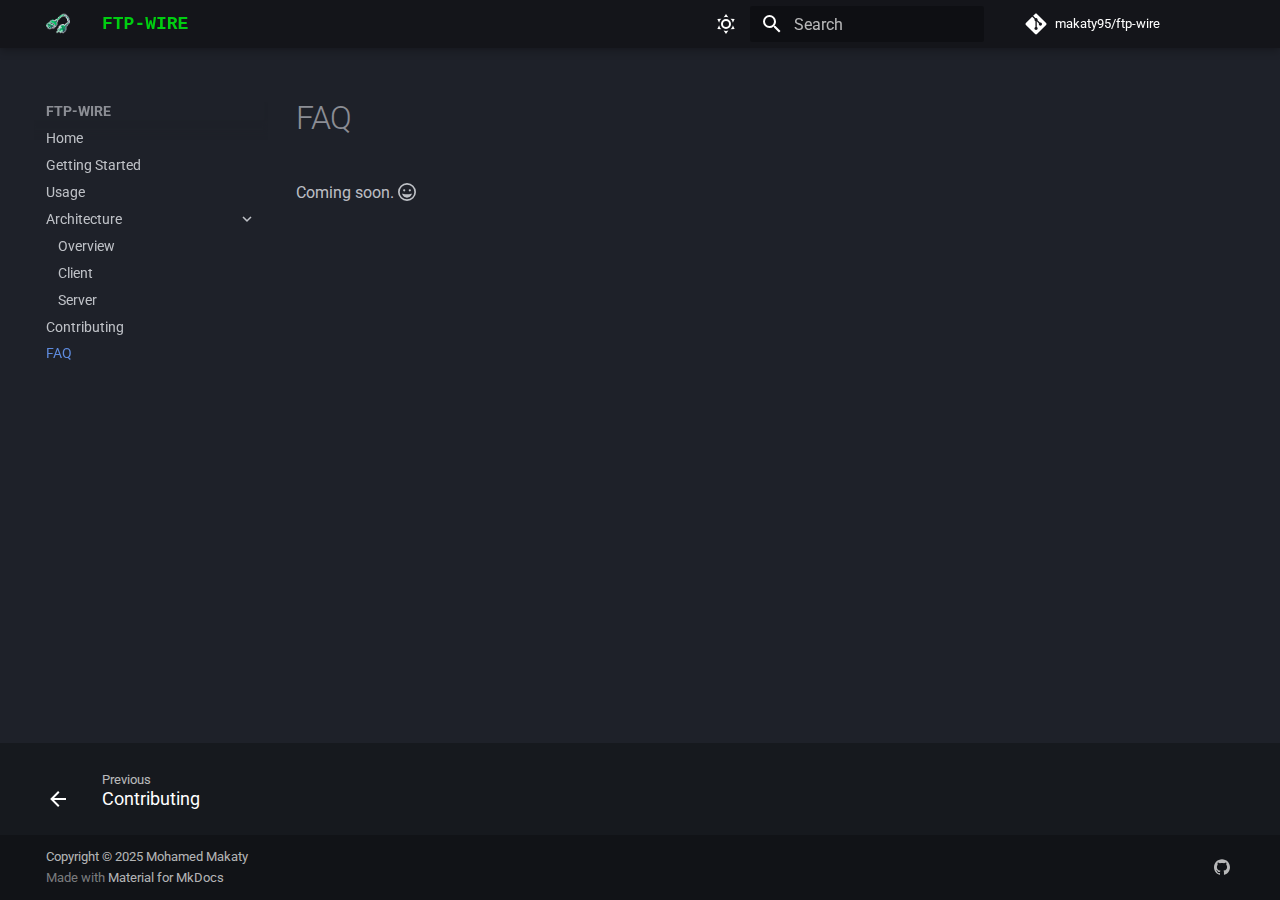
<file: faq/index.html>
<!doctype html>
<html lang="en" class="no-js">
  <head>
    
      <meta charset="utf-8">
      <meta name="viewport" content="width=device-width,initial-scale=1">
      
        <meta name="description" content="A multi-client FTP server and client system written in Java">
      
      
        <meta name="author" content="Mohamed Makaty">
      
      
      
        <link rel="prev" href="../contributing/">
      
      
      
      <link rel="icon" href="../images/favicon.ico">
      <meta name="generator" content="mkdocs-1.6.1, mkdocs-material-9.6.22">
    
    
      
        <title>FAQ - FTP-WIRE</title>
      
    
    
      <link rel="stylesheet" href="../assets/stylesheets/main.84d31ad4.min.css">
      
        
        <link rel="stylesheet" href="../assets/stylesheets/palette.06af60db.min.css">
      
      


    
    
      
    
    
      
        
        
        <link rel="preconnect" href="https://fonts.gstatic.com" crossorigin>
        <link rel="stylesheet" href="https://fonts.googleapis.com/css?family=Roboto:300,300i,400,400i,700,700i%7CRoboto+Mono:400,400i,700,700i&display=fallback">
        <style>:root{--md-text-font:"Roboto";--md-code-font:"Roboto Mono"}</style>
      
    
    
      <link rel="stylesheet" href="../css/custom.css">
    
    <script>__md_scope=new URL("..",location),__md_hash=e=>[...e].reduce(((e,_)=>(e<<5)-e+_.charCodeAt(0)),0),__md_get=(e,_=localStorage,t=__md_scope)=>JSON.parse(_.getItem(t.pathname+"."+e)),__md_set=(e,_,t=localStorage,a=__md_scope)=>{try{t.setItem(a.pathname+"."+e,JSON.stringify(_))}catch(e){}}</script>
    
      

    
    
    
  </head>
  
  
    
    
      
    
    
    
    
    <body dir="ltr" data-md-color-scheme="slate" data-md-color-primary="black" data-md-color-accent="green">
  
    
    <input class="md-toggle" data-md-toggle="drawer" type="checkbox" id="__drawer" autocomplete="off">
    <input class="md-toggle" data-md-toggle="search" type="checkbox" id="__search" autocomplete="off">
    <label class="md-overlay" for="__drawer"></label>
    <div data-md-component="skip">
      
    </div>
    <div data-md-component="announce">
      
    </div>
    
    
      

  

<header class="md-header md-header--shadow" data-md-component="header">
  <nav class="md-header__inner md-grid" aria-label="Header">
    <a href=".." title="FTP-WIRE" class="md-header__button md-logo" aria-label="FTP-WIRE" data-md-component="logo">
      
  <img src="../images/logo.png" alt="logo">

    </a>
    <label class="md-header__button md-icon" for="__drawer">
      
      <svg xmlns="http://www.w3.org/2000/svg" viewBox="0 0 24 24"><path d="M3 6h18v2H3zm0 5h18v2H3zm0 5h18v2H3z"/></svg>
    </label>
    <div class="md-header__title" data-md-component="header-title">
      <div class="md-header__ellipsis">
        <div class="md-header__topic">
          <span class="md-ellipsis">
            FTP-WIRE
          </span>
        </div>
        <div class="md-header__topic" data-md-component="header-topic">
          <span class="md-ellipsis">
            
              FAQ
            
          </span>
        </div>
      </div>
    </div>
    
      
        <form class="md-header__option" data-md-component="palette">
  
    
    
    
    <input class="md-option" data-md-color-media="" data-md-color-scheme="slate" data-md-color-primary="black" data-md-color-accent="green"  aria-label="Switch to light mode"  type="radio" name="__palette" id="__palette_0">
    
      <label class="md-header__button md-icon" title="Switch to light mode" for="__palette_1" hidden>
        <svg xmlns="http://www.w3.org/2000/svg" viewBox="0 0 24 24"><path d="M12 7a5 5 0 0 1 5 5 5 5 0 0 1-5 5 5 5 0 0 1-5-5 5 5 0 0 1 5-5m0 2a3 3 0 0 0-3 3 3 3 0 0 0 3 3 3 3 0 0 0 3-3 3 3 0 0 0-3-3m0-7 2.39 3.42C13.65 5.15 12.84 5 12 5s-1.65.15-2.39.42zM3.34 7l4.16-.35A7.2 7.2 0 0 0 5.94 8.5c-.44.74-.69 1.5-.83 2.29zm.02 10 1.76-3.77a7.131 7.131 0 0 0 2.38 4.14zM20.65 7l-1.77 3.79a7.02 7.02 0 0 0-2.38-4.15zm-.01 10-4.14.36c.59-.51 1.12-1.14 1.54-1.86.42-.73.69-1.5.83-2.29zM12 22l-2.41-3.44c.74.27 1.55.44 2.41.44.82 0 1.63-.17 2.37-.44z"/></svg>
      </label>
    
  
    
    
    
    <input class="md-option" data-md-color-media="" data-md-color-scheme="default" data-md-color-primary="black" data-md-color-accent="deep-orange"  aria-label="Switch to dark mode"  type="radio" name="__palette" id="__palette_1">
    
      <label class="md-header__button md-icon" title="Switch to dark mode" for="__palette_0" hidden>
        <svg xmlns="http://www.w3.org/2000/svg" viewBox="0 0 24 24"><path d="m17.75 4.09-2.53 1.94.91 3.06-2.63-1.81-2.63 1.81.91-3.06-2.53-1.94L12.44 4l1.06-3 1.06 3zm3.5 6.91-1.64 1.25.59 1.98-1.7-1.17-1.7 1.17.59-1.98L15.75 11l2.06-.05L18.5 9l.69 1.95zm-2.28 4.95c.83-.08 1.72 1.1 1.19 1.85-.32.45-.66.87-1.08 1.27C15.17 23 8.84 23 4.94 19.07c-3.91-3.9-3.91-10.24 0-14.14.4-.4.82-.76 1.27-1.08.75-.53 1.93.36 1.85 1.19-.27 2.86.69 5.83 2.89 8.02a9.96 9.96 0 0 0 8.02 2.89m-1.64 2.02a12.08 12.08 0 0 1-7.8-3.47c-2.17-2.19-3.33-5-3.49-7.82-2.81 3.14-2.7 7.96.31 10.98 3.02 3.01 7.84 3.12 10.98.31"/></svg>
      </label>
    
  
</form>
      
    
    
      <script>var palette=__md_get("__palette");if(palette&&palette.color){if("(prefers-color-scheme)"===palette.color.media){var media=matchMedia("(prefers-color-scheme: light)"),input=document.querySelector(media.matches?"[data-md-color-media='(prefers-color-scheme: light)']":"[data-md-color-media='(prefers-color-scheme: dark)']");palette.color.media=input.getAttribute("data-md-color-media"),palette.color.scheme=input.getAttribute("data-md-color-scheme"),palette.color.primary=input.getAttribute("data-md-color-primary"),palette.color.accent=input.getAttribute("data-md-color-accent")}for(var[key,value]of Object.entries(palette.color))document.body.setAttribute("data-md-color-"+key,value)}</script>
    
    
    
      
      
        <label class="md-header__button md-icon" for="__search">
          
          <svg xmlns="http://www.w3.org/2000/svg" viewBox="0 0 24 24"><path d="M9.5 3A6.5 6.5 0 0 1 16 9.5c0 1.61-.59 3.09-1.56 4.23l.27.27h.79l5 5-1.5 1.5-5-5v-.79l-.27-.27A6.52 6.52 0 0 1 9.5 16 6.5 6.5 0 0 1 3 9.5 6.5 6.5 0 0 1 9.5 3m0 2C7 5 5 7 5 9.5S7 14 9.5 14 14 12 14 9.5 12 5 9.5 5"/></svg>
        </label>
        <div class="md-search" data-md-component="search" role="dialog">
  <label class="md-search__overlay" for="__search"></label>
  <div class="md-search__inner" role="search">
    <form class="md-search__form" name="search">
      <input type="text" class="md-search__input" name="query" aria-label="Search" placeholder="Search" autocapitalize="off" autocorrect="off" autocomplete="off" spellcheck="false" data-md-component="search-query" required>
      <label class="md-search__icon md-icon" for="__search">
        
        <svg xmlns="http://www.w3.org/2000/svg" viewBox="0 0 24 24"><path d="M9.5 3A6.5 6.5 0 0 1 16 9.5c0 1.61-.59 3.09-1.56 4.23l.27.27h.79l5 5-1.5 1.5-5-5v-.79l-.27-.27A6.52 6.52 0 0 1 9.5 16 6.5 6.5 0 0 1 3 9.5 6.5 6.5 0 0 1 9.5 3m0 2C7 5 5 7 5 9.5S7 14 9.5 14 14 12 14 9.5 12 5 9.5 5"/></svg>
        
        <svg xmlns="http://www.w3.org/2000/svg" viewBox="0 0 24 24"><path d="M20 11v2H8l5.5 5.5-1.42 1.42L4.16 12l7.92-7.92L13.5 5.5 8 11z"/></svg>
      </label>
      <nav class="md-search__options" aria-label="Search">
        
        <button type="reset" class="md-search__icon md-icon" title="Clear" aria-label="Clear" tabindex="-1">
          
          <svg xmlns="http://www.w3.org/2000/svg" viewBox="0 0 24 24"><path d="M19 6.41 17.59 5 12 10.59 6.41 5 5 6.41 10.59 12 5 17.59 6.41 19 12 13.41 17.59 19 19 17.59 13.41 12z"/></svg>
        </button>
      </nav>
      
        <div class="md-search__suggest" data-md-component="search-suggest"></div>
      
    </form>
    <div class="md-search__output">
      <div class="md-search__scrollwrap" tabindex="0" data-md-scrollfix>
        <div class="md-search-result" data-md-component="search-result">
          <div class="md-search-result__meta">
            Initializing search
          </div>
          <ol class="md-search-result__list" role="presentation"></ol>
        </div>
      </div>
    </div>
  </div>
</div>
      
    
    
      <div class="md-header__source">
        <a href="https://github.com/makaty95/ftp-wire" title="Go to repository" class="md-source" data-md-component="source">
  <div class="md-source__icon md-icon">
    
    <svg xmlns="http://www.w3.org/2000/svg" viewBox="0 0 448 512"><!--! Font Awesome Free 7.1.0 by @fontawesome - https://fontawesome.com License - https://fontawesome.com/license/free (Icons: CC BY 4.0, Fonts: SIL OFL 1.1, Code: MIT License) Copyright 2025 Fonticons, Inc.--><path d="M439.6 236.1 244 40.5c-5.4-5.5-12.8-8.5-20.4-8.5s-15 3-20.4 8.4L162.5 81l51.5 51.5c27.1-9.1 52.7 16.8 43.4 43.7l49.7 49.7c34.2-11.8 61.2 31 35.5 56.7-26.5 26.5-70.2-2.9-56-37.3L240.3 199v121.9c25.3 12.5 22.3 41.8 9.1 55-6.4 6.4-15.2 10.1-24.3 10.1s-17.8-3.6-24.3-10.1c-17.6-17.6-11.1-46.9 11.2-56v-123c-20.8-8.5-24.6-30.7-18.6-45L142.6 101 8.5 235.1C3 240.6 0 247.9 0 255.5s3 15 8.5 20.4l195.6 195.7c5.4 5.4 12.7 8.4 20.4 8.4s15-3 20.4-8.4l194.7-194.7c5.4-5.4 8.4-12.8 8.4-20.4s-3-15-8.4-20.4"/></svg>
  </div>
  <div class="md-source__repository">
    makaty95/ftp-wire
  </div>
</a>
      </div>
    
  </nav>
  
</header>
    
    <div class="md-container" data-md-component="container">
      
      
        
          
        
      
      <main class="md-main" data-md-component="main">
        <div class="md-main__inner md-grid">
          
            
              
              <div class="md-sidebar md-sidebar--primary" data-md-component="sidebar" data-md-type="navigation" >
                <div class="md-sidebar__scrollwrap">
                  <div class="md-sidebar__inner">
                    



<nav class="md-nav md-nav--primary" aria-label="Navigation" data-md-level="0">
  <label class="md-nav__title" for="__drawer">
    <a href=".." title="FTP-WIRE" class="md-nav__button md-logo" aria-label="FTP-WIRE" data-md-component="logo">
      
  <img src="../images/logo.png" alt="logo">

    </a>
    FTP-WIRE
  </label>
  
    <div class="md-nav__source">
      <a href="https://github.com/makaty95/ftp-wire" title="Go to repository" class="md-source" data-md-component="source">
  <div class="md-source__icon md-icon">
    
    <svg xmlns="http://www.w3.org/2000/svg" viewBox="0 0 448 512"><!--! Font Awesome Free 7.1.0 by @fontawesome - https://fontawesome.com License - https://fontawesome.com/license/free (Icons: CC BY 4.0, Fonts: SIL OFL 1.1, Code: MIT License) Copyright 2025 Fonticons, Inc.--><path d="M439.6 236.1 244 40.5c-5.4-5.5-12.8-8.5-20.4-8.5s-15 3-20.4 8.4L162.5 81l51.5 51.5c27.1-9.1 52.7 16.8 43.4 43.7l49.7 49.7c34.2-11.8 61.2 31 35.5 56.7-26.5 26.5-70.2-2.9-56-37.3L240.3 199v121.9c25.3 12.5 22.3 41.8 9.1 55-6.4 6.4-15.2 10.1-24.3 10.1s-17.8-3.6-24.3-10.1c-17.6-17.6-11.1-46.9 11.2-56v-123c-20.8-8.5-24.6-30.7-18.6-45L142.6 101 8.5 235.1C3 240.6 0 247.9 0 255.5s3 15 8.5 20.4l195.6 195.7c5.4 5.4 12.7 8.4 20.4 8.4s15-3 20.4-8.4l194.7-194.7c5.4-5.4 8.4-12.8 8.4-20.4s-3-15-8.4-20.4"/></svg>
  </div>
  <div class="md-source__repository">
    makaty95/ftp-wire
  </div>
</a>
    </div>
  
  <ul class="md-nav__list" data-md-scrollfix>
    
      
      
  
  
  
  
    <li class="md-nav__item">
      <a href=".." class="md-nav__link">
        
  
  
  <span class="md-ellipsis">
    Home
    
  </span>
  

      </a>
    </li>
  

    
      
      
  
  
  
  
    <li class="md-nav__item">
      <a href="../getting-started/" class="md-nav__link">
        
  
  
  <span class="md-ellipsis">
    Getting Started
    
  </span>
  

      </a>
    </li>
  

    
      
      
  
  
  
  
    <li class="md-nav__item">
      <a href="../usage/" class="md-nav__link">
        
  
  
  <span class="md-ellipsis">
    Usage
    
  </span>
  

      </a>
    </li>
  

    
      
      
  
  
  
  
    
    
    
    
    
    <li class="md-nav__item md-nav__item--nested">
      
        
        
          
        
        <input class="md-nav__toggle md-toggle md-toggle--indeterminate" type="checkbox" id="__nav_4" >
        
          
          <label class="md-nav__link" for="__nav_4" id="__nav_4_label" tabindex="0">
            
  
  
  <span class="md-ellipsis">
    Architecture
    
  </span>
  

            <span class="md-nav__icon md-icon"></span>
          </label>
        
        <nav class="md-nav" data-md-level="1" aria-labelledby="__nav_4_label" aria-expanded="false">
          <label class="md-nav__title" for="__nav_4">
            <span class="md-nav__icon md-icon"></span>
            Architecture
          </label>
          <ul class="md-nav__list" data-md-scrollfix>
            
              
                
  
  
  
  
    <li class="md-nav__item">
      <a href="../architecture-overview/" class="md-nav__link">
        
  
  
  <span class="md-ellipsis">
    Overview
    
  </span>
  

      </a>
    </li>
  

              
            
              
                
  
  
  
  
    <li class="md-nav__item">
      <a href="../client-architecture/" class="md-nav__link">
        
  
  
  <span class="md-ellipsis">
    Client
    
  </span>
  

      </a>
    </li>
  

              
            
              
                
  
  
  
  
    <li class="md-nav__item">
      <a href="../server-architecture/" class="md-nav__link">
        
  
  
  <span class="md-ellipsis">
    Server
    
  </span>
  

      </a>
    </li>
  

              
            
          </ul>
        </nav>
      
    </li>
  

    
      
      
  
  
  
  
    <li class="md-nav__item">
      <a href="../contributing/" class="md-nav__link">
        
  
  
  <span class="md-ellipsis">
    Contributing
    
  </span>
  

      </a>
    </li>
  

    
      
      
  
  
    
  
  
  
    <li class="md-nav__item md-nav__item--active">
      
      <input class="md-nav__toggle md-toggle" type="checkbox" id="__toc">
      
      
      
      <a href="./" class="md-nav__link md-nav__link--active">
        
  
  
  <span class="md-ellipsis">
    FAQ
    
  </span>
  

      </a>
      
    </li>
  

    
  </ul>
</nav>
                  </div>
                </div>
              </div>
            
            
              
              <div class="md-sidebar md-sidebar--secondary" data-md-component="sidebar" data-md-type="toc" >
                <div class="md-sidebar__scrollwrap">
                  <div class="md-sidebar__inner">
                    

<nav class="md-nav md-nav--secondary" aria-label="Table of contents">
  
  
  
  
</nav>
                  </div>
                </div>
              </div>
            
          
          
            <div class="md-content" data-md-component="content">
              <article class="md-content__inner md-typeset">
                
                  


  
  


  <h1>FAQ</h1>

<p>Coming soon. <span class="twemoji"><svg xmlns="http://www.w3.org/2000/svg" viewBox="0 0 512 512"><!--! Font Awesome Free 7.1.0 by @fontawesome - https://fontawesome.com License - https://fontawesome.com/license/free (Icons: CC BY 4.0, Fonts: SIL OFL 1.1, Code: MIT License) Copyright 2025 Fonticons, Inc.--><path d="M464 256a208 208 0 1 0-416 0 208 208 0 1 0 416 0M0 256a256 256 0 1 1 512 0 256 256 0 1 1-512 0m372.2 46.3c11.8-3.6 23.7 6.1 19.6 17.8-19.8 55.9-73.1 96-135.8 96s-116-40-135.8-95.9c-4.1-11.6 7.8-21.4 19.6-17.8 34.7 10.6 74.2 16.5 116.1 16.5 42 0 81.5-6 116.3-16.6M144 208a32 32 0 1 1 64 0 32 32 0 1 1-64 0m192-32a32 32 0 1 1 0 64 32 32 0 1 1 0-64"/></svg></span></p>












                
              </article>
            </div>
          
          
<script>var target=document.getElementById(location.hash.slice(1));target&&target.name&&(target.checked=target.name.startsWith("__tabbed_"))</script>
        </div>
        
          <button type="button" class="md-top md-icon" data-md-component="top" hidden>
  
  <svg xmlns="http://www.w3.org/2000/svg" viewBox="0 0 24 24"><path d="M13 20h-2V8l-5.5 5.5-1.42-1.42L12 4.16l7.92 7.92-1.42 1.42L13 8z"/></svg>
  Back to top
</button>
        
      </main>
      
        <footer class="md-footer">
  
    
      
      <nav class="md-footer__inner md-grid" aria-label="Footer" >
        
          
          <a href="../contributing/" class="md-footer__link md-footer__link--prev" aria-label="Previous: Contributing">
            <div class="md-footer__button md-icon">
              
              <svg xmlns="http://www.w3.org/2000/svg" viewBox="0 0 24 24"><path d="M20 11v2H8l5.5 5.5-1.42 1.42L4.16 12l7.92-7.92L13.5 5.5 8 11z"/></svg>
            </div>
            <div class="md-footer__title">
              <span class="md-footer__direction">
                Previous
              </span>
              <div class="md-ellipsis">
                Contributing
              </div>
            </div>
          </a>
        
        
      </nav>
    
  
  <div class="md-footer-meta md-typeset">
    <div class="md-footer-meta__inner md-grid">
      <div class="md-copyright">
  
    <div class="md-copyright__highlight">
      Copyright &copy; 2025 Mohamed Makaty
    </div>
  
  
    Made with
    <a href="https://squidfunk.github.io/mkdocs-material/" target="_blank" rel="noopener">
      Material for MkDocs
    </a>
  
</div>
      
        
<div class="md-social">
  
    
    
    
    
      
      
    
    <a href="https://github.com/makaty95/" target="_blank" rel="noopener" title="github.com" class="md-social__link">
      <svg xmlns="http://www.w3.org/2000/svg" viewBox="0 0 24 24"><path d="M12 .297c-6.63 0-12 5.373-12 12 0 5.303 3.438 9.8 8.205 11.385.6.113.82-.258.82-.577 0-.285-.01-1.04-.015-2.04-3.338.724-4.042-1.61-4.042-1.61C4.422 18.07 3.633 17.7 3.633 17.7c-1.087-.744.084-.729.084-.729 1.205.084 1.838 1.236 1.838 1.236 1.07 1.835 2.809 1.305 3.495.998.108-.776.417-1.305.76-1.605-2.665-.3-5.466-1.332-5.466-5.93 0-1.31.465-2.38 1.235-3.22-.135-.303-.54-1.523.105-3.176 0 0 1.005-.322 3.3 1.23.96-.267 1.98-.399 3-.405 1.02.006 2.04.138 3 .405 2.28-1.552 3.285-1.23 3.285-1.23.645 1.653.24 2.873.12 3.176.765.84 1.23 1.91 1.23 3.22 0 4.61-2.805 5.625-5.475 5.92.42.36.81 1.096.81 2.22 0 1.606-.015 2.896-.015 3.286 0 .315.21.69.825.57C20.565 22.092 24 17.592 24 12.297c0-6.627-5.373-12-12-12"/></svg>
    </a>
  
</div>
      
    </div>
  </div>
</footer>
      
    </div>
    <div class="md-dialog" data-md-component="dialog">
      <div class="md-dialog__inner md-typeset"></div>
    </div>
    
    
    
      
      <script id="__config" type="application/json">{"base": "..", "features": ["navigation.footer", "navigation.expand", "navigation.instant", "navigation.top", "content.code.copy", "search.suggest", "search.highlight"], "search": "../assets/javascripts/workers/search.973d3a69.min.js", "tags": null, "translations": {"clipboard.copied": "Copied to clipboard", "clipboard.copy": "Copy to clipboard", "search.result.more.one": "1 more on this page", "search.result.more.other": "# more on this page", "search.result.none": "No matching documents", "search.result.one": "1 matching document", "search.result.other": "# matching documents", "search.result.placeholder": "Type to start searching", "search.result.term.missing": "Missing", "select.version": "Select version"}, "version": null}</script>
    
    
      <script src="../assets/javascripts/bundle.f55a23d4.min.js"></script>
      
    
  </body>
</html>
</file>
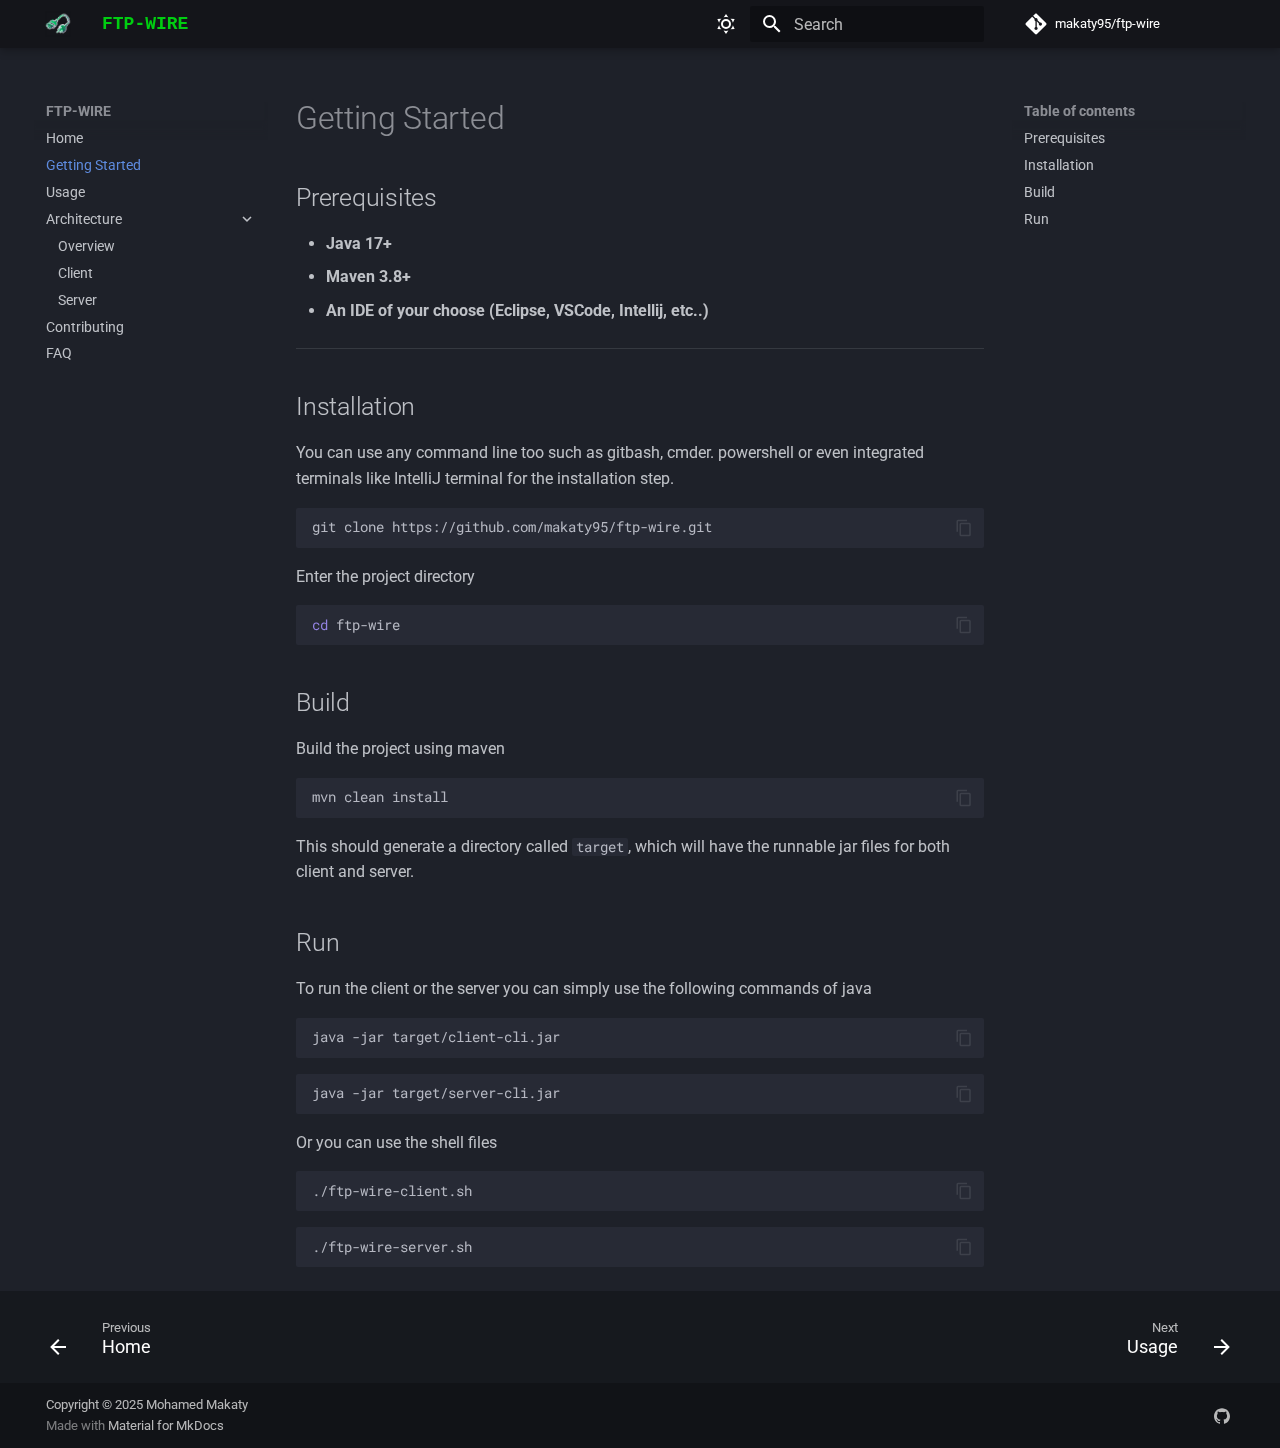
<file: getting-started/index.html>
<!doctype html>
<html lang="en" class="no-js">
  <head>
    
      <meta charset="utf-8">
      <meta name="viewport" content="width=device-width,initial-scale=1">
      
        <meta name="description" content="A multi-client FTP server and client system written in Java">
      
      
        <meta name="author" content="Mohamed Makaty">
      
      
      
        <link rel="prev" href="..">
      
      
        <link rel="next" href="../usage/">
      
      
      <link rel="icon" href="../images/favicon.ico">
      <meta name="generator" content="mkdocs-1.6.1, mkdocs-material-9.6.22">
    
    
      
        <title>Getting Started - FTP-WIRE</title>
      
    
    
      <link rel="stylesheet" href="../assets/stylesheets/main.84d31ad4.min.css">
      
        
        <link rel="stylesheet" href="../assets/stylesheets/palette.06af60db.min.css">
      
      


    
    
      
    
    
      
        
        
        <link rel="preconnect" href="https://fonts.gstatic.com" crossorigin>
        <link rel="stylesheet" href="https://fonts.googleapis.com/css?family=Roboto:300,300i,400,400i,700,700i%7CRoboto+Mono:400,400i,700,700i&display=fallback">
        <style>:root{--md-text-font:"Roboto";--md-code-font:"Roboto Mono"}</style>
      
    
    
      <link rel="stylesheet" href="../css/custom.css">
    
    <script>__md_scope=new URL("..",location),__md_hash=e=>[...e].reduce(((e,_)=>(e<<5)-e+_.charCodeAt(0)),0),__md_get=(e,_=localStorage,t=__md_scope)=>JSON.parse(_.getItem(t.pathname+"."+e)),__md_set=(e,_,t=localStorage,a=__md_scope)=>{try{t.setItem(a.pathname+"."+e,JSON.stringify(_))}catch(e){}}</script>
    
      

    
    
    
  </head>
  
  
    
    
      
    
    
    
    
    <body dir="ltr" data-md-color-scheme="slate" data-md-color-primary="black" data-md-color-accent="green">
  
    
    <input class="md-toggle" data-md-toggle="drawer" type="checkbox" id="__drawer" autocomplete="off">
    <input class="md-toggle" data-md-toggle="search" type="checkbox" id="__search" autocomplete="off">
    <label class="md-overlay" for="__drawer"></label>
    <div data-md-component="skip">
      
        
        <a href="#prerequisites" class="md-skip">
          Skip to content
        </a>
      
    </div>
    <div data-md-component="announce">
      
    </div>
    
    
      

  

<header class="md-header md-header--shadow" data-md-component="header">
  <nav class="md-header__inner md-grid" aria-label="Header">
    <a href=".." title="FTP-WIRE" class="md-header__button md-logo" aria-label="FTP-WIRE" data-md-component="logo">
      
  <img src="../images/logo.png" alt="logo">

    </a>
    <label class="md-header__button md-icon" for="__drawer">
      
      <svg xmlns="http://www.w3.org/2000/svg" viewBox="0 0 24 24"><path d="M3 6h18v2H3zm0 5h18v2H3zm0 5h18v2H3z"/></svg>
    </label>
    <div class="md-header__title" data-md-component="header-title">
      <div class="md-header__ellipsis">
        <div class="md-header__topic">
          <span class="md-ellipsis">
            FTP-WIRE
          </span>
        </div>
        <div class="md-header__topic" data-md-component="header-topic">
          <span class="md-ellipsis">
            
              Getting Started
            
          </span>
        </div>
      </div>
    </div>
    
      
        <form class="md-header__option" data-md-component="palette">
  
    
    
    
    <input class="md-option" data-md-color-media="" data-md-color-scheme="slate" data-md-color-primary="black" data-md-color-accent="green"  aria-label="Switch to light mode"  type="radio" name="__palette" id="__palette_0">
    
      <label class="md-header__button md-icon" title="Switch to light mode" for="__palette_1" hidden>
        <svg xmlns="http://www.w3.org/2000/svg" viewBox="0 0 24 24"><path d="M12 7a5 5 0 0 1 5 5 5 5 0 0 1-5 5 5 5 0 0 1-5-5 5 5 0 0 1 5-5m0 2a3 3 0 0 0-3 3 3 3 0 0 0 3 3 3 3 0 0 0 3-3 3 3 0 0 0-3-3m0-7 2.39 3.42C13.65 5.15 12.84 5 12 5s-1.65.15-2.39.42zM3.34 7l4.16-.35A7.2 7.2 0 0 0 5.94 8.5c-.44.74-.69 1.5-.83 2.29zm.02 10 1.76-3.77a7.131 7.131 0 0 0 2.38 4.14zM20.65 7l-1.77 3.79a7.02 7.02 0 0 0-2.38-4.15zm-.01 10-4.14.36c.59-.51 1.12-1.14 1.54-1.86.42-.73.69-1.5.83-2.29zM12 22l-2.41-3.44c.74.27 1.55.44 2.41.44.82 0 1.63-.17 2.37-.44z"/></svg>
      </label>
    
  
    
    
    
    <input class="md-option" data-md-color-media="" data-md-color-scheme="default" data-md-color-primary="black" data-md-color-accent="deep-orange"  aria-label="Switch to dark mode"  type="radio" name="__palette" id="__palette_1">
    
      <label class="md-header__button md-icon" title="Switch to dark mode" for="__palette_0" hidden>
        <svg xmlns="http://www.w3.org/2000/svg" viewBox="0 0 24 24"><path d="m17.75 4.09-2.53 1.94.91 3.06-2.63-1.81-2.63 1.81.91-3.06-2.53-1.94L12.44 4l1.06-3 1.06 3zm3.5 6.91-1.64 1.25.59 1.98-1.7-1.17-1.7 1.17.59-1.98L15.75 11l2.06-.05L18.5 9l.69 1.95zm-2.28 4.95c.83-.08 1.72 1.1 1.19 1.85-.32.45-.66.87-1.08 1.27C15.17 23 8.84 23 4.94 19.07c-3.91-3.9-3.91-10.24 0-14.14.4-.4.82-.76 1.27-1.08.75-.53 1.93.36 1.85 1.19-.27 2.86.69 5.83 2.89 8.02a9.96 9.96 0 0 0 8.02 2.89m-1.64 2.02a12.08 12.08 0 0 1-7.8-3.47c-2.17-2.19-3.33-5-3.49-7.82-2.81 3.14-2.7 7.96.31 10.98 3.02 3.01 7.84 3.12 10.98.31"/></svg>
      </label>
    
  
</form>
      
    
    
      <script>var palette=__md_get("__palette");if(palette&&palette.color){if("(prefers-color-scheme)"===palette.color.media){var media=matchMedia("(prefers-color-scheme: light)"),input=document.querySelector(media.matches?"[data-md-color-media='(prefers-color-scheme: light)']":"[data-md-color-media='(prefers-color-scheme: dark)']");palette.color.media=input.getAttribute("data-md-color-media"),palette.color.scheme=input.getAttribute("data-md-color-scheme"),palette.color.primary=input.getAttribute("data-md-color-primary"),palette.color.accent=input.getAttribute("data-md-color-accent")}for(var[key,value]of Object.entries(palette.color))document.body.setAttribute("data-md-color-"+key,value)}</script>
    
    
    
      
      
        <label class="md-header__button md-icon" for="__search">
          
          <svg xmlns="http://www.w3.org/2000/svg" viewBox="0 0 24 24"><path d="M9.5 3A6.5 6.5 0 0 1 16 9.5c0 1.61-.59 3.09-1.56 4.23l.27.27h.79l5 5-1.5 1.5-5-5v-.79l-.27-.27A6.52 6.52 0 0 1 9.5 16 6.5 6.5 0 0 1 3 9.5 6.5 6.5 0 0 1 9.5 3m0 2C7 5 5 7 5 9.5S7 14 9.5 14 14 12 14 9.5 12 5 9.5 5"/></svg>
        </label>
        <div class="md-search" data-md-component="search" role="dialog">
  <label class="md-search__overlay" for="__search"></label>
  <div class="md-search__inner" role="search">
    <form class="md-search__form" name="search">
      <input type="text" class="md-search__input" name="query" aria-label="Search" placeholder="Search" autocapitalize="off" autocorrect="off" autocomplete="off" spellcheck="false" data-md-component="search-query" required>
      <label class="md-search__icon md-icon" for="__search">
        
        <svg xmlns="http://www.w3.org/2000/svg" viewBox="0 0 24 24"><path d="M9.5 3A6.5 6.5 0 0 1 16 9.5c0 1.61-.59 3.09-1.56 4.23l.27.27h.79l5 5-1.5 1.5-5-5v-.79l-.27-.27A6.52 6.52 0 0 1 9.5 16 6.5 6.5 0 0 1 3 9.5 6.5 6.5 0 0 1 9.5 3m0 2C7 5 5 7 5 9.5S7 14 9.5 14 14 12 14 9.5 12 5 9.5 5"/></svg>
        
        <svg xmlns="http://www.w3.org/2000/svg" viewBox="0 0 24 24"><path d="M20 11v2H8l5.5 5.5-1.42 1.42L4.16 12l7.92-7.92L13.5 5.5 8 11z"/></svg>
      </label>
      <nav class="md-search__options" aria-label="Search">
        
        <button type="reset" class="md-search__icon md-icon" title="Clear" aria-label="Clear" tabindex="-1">
          
          <svg xmlns="http://www.w3.org/2000/svg" viewBox="0 0 24 24"><path d="M19 6.41 17.59 5 12 10.59 6.41 5 5 6.41 10.59 12 5 17.59 6.41 19 12 13.41 17.59 19 19 17.59 13.41 12z"/></svg>
        </button>
      </nav>
      
        <div class="md-search__suggest" data-md-component="search-suggest"></div>
      
    </form>
    <div class="md-search__output">
      <div class="md-search__scrollwrap" tabindex="0" data-md-scrollfix>
        <div class="md-search-result" data-md-component="search-result">
          <div class="md-search-result__meta">
            Initializing search
          </div>
          <ol class="md-search-result__list" role="presentation"></ol>
        </div>
      </div>
    </div>
  </div>
</div>
      
    
    
      <div class="md-header__source">
        <a href="https://github.com/makaty95/ftp-wire" title="Go to repository" class="md-source" data-md-component="source">
  <div class="md-source__icon md-icon">
    
    <svg xmlns="http://www.w3.org/2000/svg" viewBox="0 0 448 512"><!--! Font Awesome Free 7.1.0 by @fontawesome - https://fontawesome.com License - https://fontawesome.com/license/free (Icons: CC BY 4.0, Fonts: SIL OFL 1.1, Code: MIT License) Copyright 2025 Fonticons, Inc.--><path d="M439.6 236.1 244 40.5c-5.4-5.5-12.8-8.5-20.4-8.5s-15 3-20.4 8.4L162.5 81l51.5 51.5c27.1-9.1 52.7 16.8 43.4 43.7l49.7 49.7c34.2-11.8 61.2 31 35.5 56.7-26.5 26.5-70.2-2.9-56-37.3L240.3 199v121.9c25.3 12.5 22.3 41.8 9.1 55-6.4 6.4-15.2 10.1-24.3 10.1s-17.8-3.6-24.3-10.1c-17.6-17.6-11.1-46.9 11.2-56v-123c-20.8-8.5-24.6-30.7-18.6-45L142.6 101 8.5 235.1C3 240.6 0 247.9 0 255.5s3 15 8.5 20.4l195.6 195.7c5.4 5.4 12.7 8.4 20.4 8.4s15-3 20.4-8.4l194.7-194.7c5.4-5.4 8.4-12.8 8.4-20.4s-3-15-8.4-20.4"/></svg>
  </div>
  <div class="md-source__repository">
    makaty95/ftp-wire
  </div>
</a>
      </div>
    
  </nav>
  
</header>
    
    <div class="md-container" data-md-component="container">
      
      
        
          
        
      
      <main class="md-main" data-md-component="main">
        <div class="md-main__inner md-grid">
          
            
              
              <div class="md-sidebar md-sidebar--primary" data-md-component="sidebar" data-md-type="navigation" >
                <div class="md-sidebar__scrollwrap">
                  <div class="md-sidebar__inner">
                    



<nav class="md-nav md-nav--primary" aria-label="Navigation" data-md-level="0">
  <label class="md-nav__title" for="__drawer">
    <a href=".." title="FTP-WIRE" class="md-nav__button md-logo" aria-label="FTP-WIRE" data-md-component="logo">
      
  <img src="../images/logo.png" alt="logo">

    </a>
    FTP-WIRE
  </label>
  
    <div class="md-nav__source">
      <a href="https://github.com/makaty95/ftp-wire" title="Go to repository" class="md-source" data-md-component="source">
  <div class="md-source__icon md-icon">
    
    <svg xmlns="http://www.w3.org/2000/svg" viewBox="0 0 448 512"><!--! Font Awesome Free 7.1.0 by @fontawesome - https://fontawesome.com License - https://fontawesome.com/license/free (Icons: CC BY 4.0, Fonts: SIL OFL 1.1, Code: MIT License) Copyright 2025 Fonticons, Inc.--><path d="M439.6 236.1 244 40.5c-5.4-5.5-12.8-8.5-20.4-8.5s-15 3-20.4 8.4L162.5 81l51.5 51.5c27.1-9.1 52.7 16.8 43.4 43.7l49.7 49.7c34.2-11.8 61.2 31 35.5 56.7-26.5 26.5-70.2-2.9-56-37.3L240.3 199v121.9c25.3 12.5 22.3 41.8 9.1 55-6.4 6.4-15.2 10.1-24.3 10.1s-17.8-3.6-24.3-10.1c-17.6-17.6-11.1-46.9 11.2-56v-123c-20.8-8.5-24.6-30.7-18.6-45L142.6 101 8.5 235.1C3 240.6 0 247.9 0 255.5s3 15 8.5 20.4l195.6 195.7c5.4 5.4 12.7 8.4 20.4 8.4s15-3 20.4-8.4l194.7-194.7c5.4-5.4 8.4-12.8 8.4-20.4s-3-15-8.4-20.4"/></svg>
  </div>
  <div class="md-source__repository">
    makaty95/ftp-wire
  </div>
</a>
    </div>
  
  <ul class="md-nav__list" data-md-scrollfix>
    
      
      
  
  
  
  
    <li class="md-nav__item">
      <a href=".." class="md-nav__link">
        
  
  
  <span class="md-ellipsis">
    Home
    
  </span>
  

      </a>
    </li>
  

    
      
      
  
  
    
  
  
  
    <li class="md-nav__item md-nav__item--active">
      
      <input class="md-nav__toggle md-toggle" type="checkbox" id="__toc">
      
      
      
        <label class="md-nav__link md-nav__link--active" for="__toc">
          
  
  
  <span class="md-ellipsis">
    Getting Started
    
  </span>
  

          <span class="md-nav__icon md-icon"></span>
        </label>
      
      <a href="./" class="md-nav__link md-nav__link--active">
        
  
  
  <span class="md-ellipsis">
    Getting Started
    
  </span>
  

      </a>
      
        

<nav class="md-nav md-nav--secondary" aria-label="Table of contents">
  
  
  
  
    <label class="md-nav__title" for="__toc">
      <span class="md-nav__icon md-icon"></span>
      Table of contents
    </label>
    <ul class="md-nav__list" data-md-component="toc" data-md-scrollfix>
      
        <li class="md-nav__item">
  <a href="#prerequisites" class="md-nav__link">
    <span class="md-ellipsis">
      Prerequisites
    </span>
  </a>
  
</li>
      
        <li class="md-nav__item">
  <a href="#installation" class="md-nav__link">
    <span class="md-ellipsis">
      Installation
    </span>
  </a>
  
</li>
      
        <li class="md-nav__item">
  <a href="#build" class="md-nav__link">
    <span class="md-ellipsis">
      Build
    </span>
  </a>
  
</li>
      
        <li class="md-nav__item">
  <a href="#run" class="md-nav__link">
    <span class="md-ellipsis">
      Run
    </span>
  </a>
  
</li>
      
    </ul>
  
</nav>
      
    </li>
  

    
      
      
  
  
  
  
    <li class="md-nav__item">
      <a href="../usage/" class="md-nav__link">
        
  
  
  <span class="md-ellipsis">
    Usage
    
  </span>
  

      </a>
    </li>
  

    
      
      
  
  
  
  
    
    
    
    
    
    <li class="md-nav__item md-nav__item--nested">
      
        
        
          
        
        <input class="md-nav__toggle md-toggle md-toggle--indeterminate" type="checkbox" id="__nav_4" >
        
          
          <label class="md-nav__link" for="__nav_4" id="__nav_4_label" tabindex="0">
            
  
  
  <span class="md-ellipsis">
    Architecture
    
  </span>
  

            <span class="md-nav__icon md-icon"></span>
          </label>
        
        <nav class="md-nav" data-md-level="1" aria-labelledby="__nav_4_label" aria-expanded="false">
          <label class="md-nav__title" for="__nav_4">
            <span class="md-nav__icon md-icon"></span>
            Architecture
          </label>
          <ul class="md-nav__list" data-md-scrollfix>
            
              
                
  
  
  
  
    <li class="md-nav__item">
      <a href="../architecture-overview/" class="md-nav__link">
        
  
  
  <span class="md-ellipsis">
    Overview
    
  </span>
  

      </a>
    </li>
  

              
            
              
                
  
  
  
  
    <li class="md-nav__item">
      <a href="../client-architecture/" class="md-nav__link">
        
  
  
  <span class="md-ellipsis">
    Client
    
  </span>
  

      </a>
    </li>
  

              
            
              
                
  
  
  
  
    <li class="md-nav__item">
      <a href="../server-architecture/" class="md-nav__link">
        
  
  
  <span class="md-ellipsis">
    Server
    
  </span>
  

      </a>
    </li>
  

              
            
          </ul>
        </nav>
      
    </li>
  

    
      
      
  
  
  
  
    <li class="md-nav__item">
      <a href="../contributing/" class="md-nav__link">
        
  
  
  <span class="md-ellipsis">
    Contributing
    
  </span>
  

      </a>
    </li>
  

    
      
      
  
  
  
  
    <li class="md-nav__item">
      <a href="../faq/" class="md-nav__link">
        
  
  
  <span class="md-ellipsis">
    FAQ
    
  </span>
  

      </a>
    </li>
  

    
  </ul>
</nav>
                  </div>
                </div>
              </div>
            
            
              
              <div class="md-sidebar md-sidebar--secondary" data-md-component="sidebar" data-md-type="toc" >
                <div class="md-sidebar__scrollwrap">
                  <div class="md-sidebar__inner">
                    

<nav class="md-nav md-nav--secondary" aria-label="Table of contents">
  
  
  
  
    <label class="md-nav__title" for="__toc">
      <span class="md-nav__icon md-icon"></span>
      Table of contents
    </label>
    <ul class="md-nav__list" data-md-component="toc" data-md-scrollfix>
      
        <li class="md-nav__item">
  <a href="#prerequisites" class="md-nav__link">
    <span class="md-ellipsis">
      Prerequisites
    </span>
  </a>
  
</li>
      
        <li class="md-nav__item">
  <a href="#installation" class="md-nav__link">
    <span class="md-ellipsis">
      Installation
    </span>
  </a>
  
</li>
      
        <li class="md-nav__item">
  <a href="#build" class="md-nav__link">
    <span class="md-ellipsis">
      Build
    </span>
  </a>
  
</li>
      
        <li class="md-nav__item">
  <a href="#run" class="md-nav__link">
    <span class="md-ellipsis">
      Run
    </span>
  </a>
  
</li>
      
    </ul>
  
</nav>
                  </div>
                </div>
              </div>
            
          
          
            <div class="md-content" data-md-component="content">
              <article class="md-content__inner md-typeset">
                
                  


  
  


  <h1>Getting Started</h1>

<h2 id="prerequisites">Prerequisites<a class="headerlink" href="#prerequisites" title="Permanent link">&para;</a></h2>
<ul>
<li><strong>Java 17+</strong></li>
<li><strong>Maven 3.8+</strong></li>
<li><strong>An IDE of your choose (Eclipse, VSCode, Intellij, etc..)</strong></li>
</ul>
<hr />
<h2 id="installation">Installation<a class="headerlink" href="#installation" title="Permanent link">&para;</a></h2>
<p>You can use any command line too such as gitbash, cmder. powershell or even integrated terminals like IntelliJ terminal
for the installation step.
<div class="language-bash highlight"><pre><span></span><code><span id="__span-0-1"><a id="__codelineno-0-1" name="__codelineno-0-1" href="#__codelineno-0-1"></a>git<span class="w"> </span>clone<span class="w"> </span>https://github.com/makaty95/ftp-wire.git
</span></code></pre></div>
Enter the project directory
<div class="language-bash highlight"><pre><span></span><code><span id="__span-1-1"><a id="__codelineno-1-1" name="__codelineno-1-1" href="#__codelineno-1-1"></a><span class="nb">cd</span><span class="w"> </span>ftp-wire
</span></code></pre></div></p>
<h2 id="build">Build<a class="headerlink" href="#build" title="Permanent link">&para;</a></h2>
<p>Build the project using maven
<div class="language-bash highlight"><pre><span></span><code><span id="__span-2-1"><a id="__codelineno-2-1" name="__codelineno-2-1" href="#__codelineno-2-1"></a>mvn<span class="w"> </span>clean<span class="w"> </span>install
</span></code></pre></div>
This should generate a directory called <code>target</code>, which will have the runnable jar files for both client and server.</p>
<h2 id="run">Run<a class="headerlink" href="#run" title="Permanent link">&para;</a></h2>
<p>To run the client or the server you can simply use the following commands of java
<div class="language-bash highlight"><pre><span></span><code><span id="__span-3-1"><a id="__codelineno-3-1" name="__codelineno-3-1" href="#__codelineno-3-1"></a>java<span class="w"> </span>-jar<span class="w"> </span>target/client-cli.jar
</span></code></pre></div>
<div class="language-bash highlight"><pre><span></span><code><span id="__span-4-1"><a id="__codelineno-4-1" name="__codelineno-4-1" href="#__codelineno-4-1"></a>java<span class="w"> </span>-jar<span class="w"> </span>target/server-cli.jar
</span></code></pre></div>
Or you can use the shell files</p>
<p><div class="language-bash highlight"><pre><span></span><code><span id="__span-5-1"><a id="__codelineno-5-1" name="__codelineno-5-1" href="#__codelineno-5-1"></a>./ftp-wire-client.sh
</span></code></pre></div>
<div class="language-bash highlight"><pre><span></span><code><span id="__span-6-1"><a id="__codelineno-6-1" name="__codelineno-6-1" href="#__codelineno-6-1"></a>./ftp-wire-server.sh
</span></code></pre></div></p>












                
              </article>
            </div>
          
          
<script>var target=document.getElementById(location.hash.slice(1));target&&target.name&&(target.checked=target.name.startsWith("__tabbed_"))</script>
        </div>
        
          <button type="button" class="md-top md-icon" data-md-component="top" hidden>
  
  <svg xmlns="http://www.w3.org/2000/svg" viewBox="0 0 24 24"><path d="M13 20h-2V8l-5.5 5.5-1.42-1.42L12 4.16l7.92 7.92-1.42 1.42L13 8z"/></svg>
  Back to top
</button>
        
      </main>
      
        <footer class="md-footer">
  
    
      
      <nav class="md-footer__inner md-grid" aria-label="Footer" >
        
          
          <a href=".." class="md-footer__link md-footer__link--prev" aria-label="Previous: Home">
            <div class="md-footer__button md-icon">
              
              <svg xmlns="http://www.w3.org/2000/svg" viewBox="0 0 24 24"><path d="M20 11v2H8l5.5 5.5-1.42 1.42L4.16 12l7.92-7.92L13.5 5.5 8 11z"/></svg>
            </div>
            <div class="md-footer__title">
              <span class="md-footer__direction">
                Previous
              </span>
              <div class="md-ellipsis">
                Home
              </div>
            </div>
          </a>
        
        
          
          <a href="../usage/" class="md-footer__link md-footer__link--next" aria-label="Next: Usage">
            <div class="md-footer__title">
              <span class="md-footer__direction">
                Next
              </span>
              <div class="md-ellipsis">
                Usage
              </div>
            </div>
            <div class="md-footer__button md-icon">
              
              <svg xmlns="http://www.w3.org/2000/svg" viewBox="0 0 24 24"><path d="M4 11v2h12l-5.5 5.5 1.42 1.42L19.84 12l-7.92-7.92L10.5 5.5 16 11z"/></svg>
            </div>
          </a>
        
      </nav>
    
  
  <div class="md-footer-meta md-typeset">
    <div class="md-footer-meta__inner md-grid">
      <div class="md-copyright">
  
    <div class="md-copyright__highlight">
      Copyright &copy; 2025 Mohamed Makaty
    </div>
  
  
    Made with
    <a href="https://squidfunk.github.io/mkdocs-material/" target="_blank" rel="noopener">
      Material for MkDocs
    </a>
  
</div>
      
        
<div class="md-social">
  
    
    
    
    
      
      
    
    <a href="https://github.com/makaty95/" target="_blank" rel="noopener" title="github.com" class="md-social__link">
      <svg xmlns="http://www.w3.org/2000/svg" viewBox="0 0 24 24"><path d="M12 .297c-6.63 0-12 5.373-12 12 0 5.303 3.438 9.8 8.205 11.385.6.113.82-.258.82-.577 0-.285-.01-1.04-.015-2.04-3.338.724-4.042-1.61-4.042-1.61C4.422 18.07 3.633 17.7 3.633 17.7c-1.087-.744.084-.729.084-.729 1.205.084 1.838 1.236 1.838 1.236 1.07 1.835 2.809 1.305 3.495.998.108-.776.417-1.305.76-1.605-2.665-.3-5.466-1.332-5.466-5.93 0-1.31.465-2.38 1.235-3.22-.135-.303-.54-1.523.105-3.176 0 0 1.005-.322 3.3 1.23.96-.267 1.98-.399 3-.405 1.02.006 2.04.138 3 .405 2.28-1.552 3.285-1.23 3.285-1.23.645 1.653.24 2.873.12 3.176.765.84 1.23 1.91 1.23 3.22 0 4.61-2.805 5.625-5.475 5.92.42.36.81 1.096.81 2.22 0 1.606-.015 2.896-.015 3.286 0 .315.21.69.825.57C20.565 22.092 24 17.592 24 12.297c0-6.627-5.373-12-12-12"/></svg>
    </a>
  
</div>
      
    </div>
  </div>
</footer>
      
    </div>
    <div class="md-dialog" data-md-component="dialog">
      <div class="md-dialog__inner md-typeset"></div>
    </div>
    
    
    
      
      <script id="__config" type="application/json">{"base": "..", "features": ["navigation.footer", "navigation.expand", "navigation.instant", "navigation.top", "content.code.copy", "search.suggest", "search.highlight"], "search": "../assets/javascripts/workers/search.973d3a69.min.js", "tags": null, "translations": {"clipboard.copied": "Copied to clipboard", "clipboard.copy": "Copy to clipboard", "search.result.more.one": "1 more on this page", "search.result.more.other": "# more on this page", "search.result.none": "No matching documents", "search.result.one": "1 matching document", "search.result.other": "# matching documents", "search.result.placeholder": "Type to start searching", "search.result.term.missing": "Missing", "select.version": "Select version"}, "version": null}</script>
    
    
      <script src="../assets/javascripts/bundle.f55a23d4.min.js"></script>
      
    
  </body>
</html>
</file>
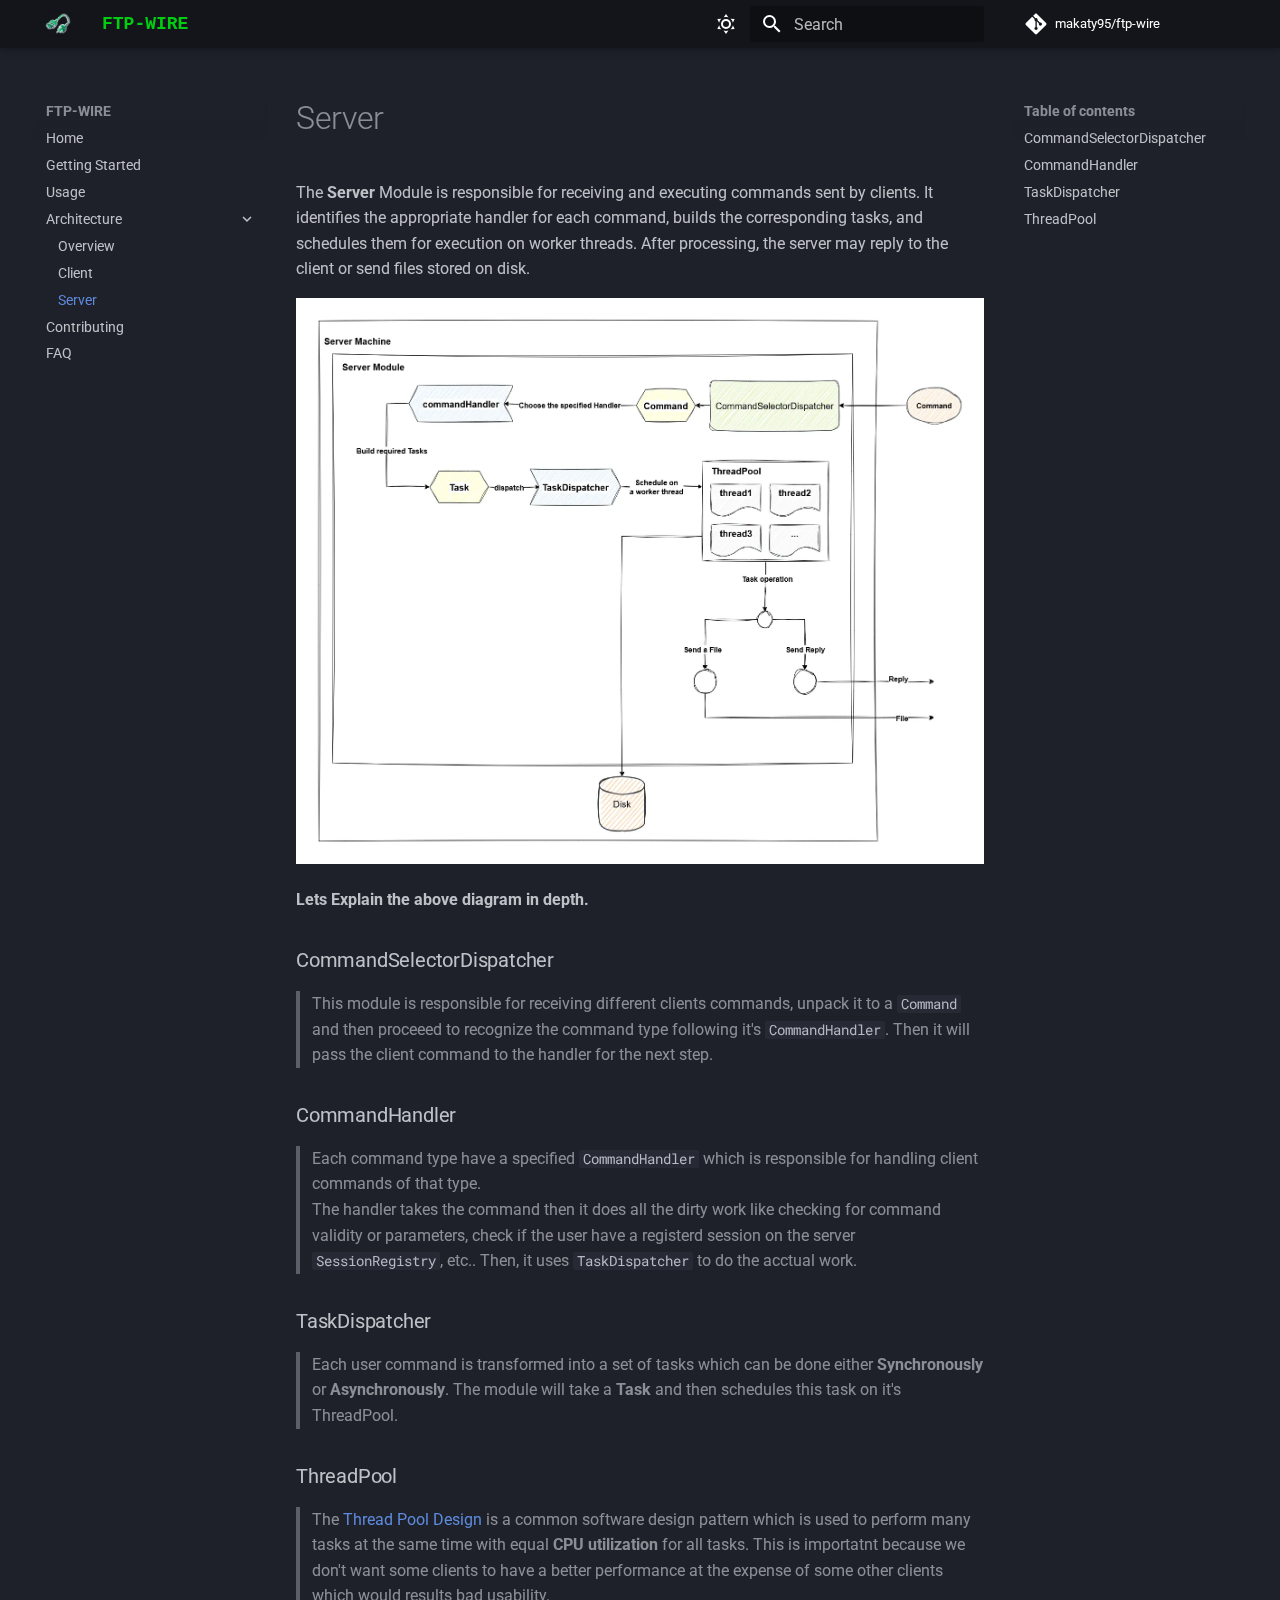
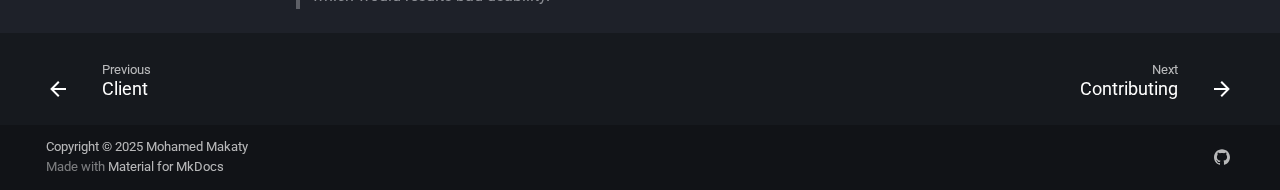
<file: server-architecture/index.html>
<!doctype html>
<html lang="en" class="no-js">
  <head>
    
      <meta charset="utf-8">
      <meta name="viewport" content="width=device-width,initial-scale=1">
      
        <meta name="description" content="A multi-client FTP server and client system written in Java">
      
      
        <meta name="author" content="Mohamed Makaty">
      
      
      
        <link rel="prev" href="../client-architecture/">
      
      
        <link rel="next" href="../contributing/">
      
      
      <link rel="icon" href="../images/favicon.ico">
      <meta name="generator" content="mkdocs-1.6.1, mkdocs-material-9.6.22">
    
    
      
        <title>Server - FTP-WIRE</title>
      
    
    
      <link rel="stylesheet" href="../assets/stylesheets/main.84d31ad4.min.css">
      
        
        <link rel="stylesheet" href="../assets/stylesheets/palette.06af60db.min.css">
      
      


    
    
      
    
    
      
        
        
        <link rel="preconnect" href="https://fonts.gstatic.com" crossorigin>
        <link rel="stylesheet" href="https://fonts.googleapis.com/css?family=Roboto:300,300i,400,400i,700,700i%7CRoboto+Mono:400,400i,700,700i&display=fallback">
        <style>:root{--md-text-font:"Roboto";--md-code-font:"Roboto Mono"}</style>
      
    
    
      <link rel="stylesheet" href="../css/custom.css">
    
    <script>__md_scope=new URL("..",location),__md_hash=e=>[...e].reduce(((e,_)=>(e<<5)-e+_.charCodeAt(0)),0),__md_get=(e,_=localStorage,t=__md_scope)=>JSON.parse(_.getItem(t.pathname+"."+e)),__md_set=(e,_,t=localStorage,a=__md_scope)=>{try{t.setItem(a.pathname+"."+e,JSON.stringify(_))}catch(e){}}</script>
    
      

    
    
    
  </head>
  
  
    
    
      
    
    
    
    
    <body dir="ltr" data-md-color-scheme="slate" data-md-color-primary="black" data-md-color-accent="green">
  
    
    <input class="md-toggle" data-md-toggle="drawer" type="checkbox" id="__drawer" autocomplete="off">
    <input class="md-toggle" data-md-toggle="search" type="checkbox" id="__search" autocomplete="off">
    <label class="md-overlay" for="__drawer"></label>
    <div data-md-component="skip">
      
        
        <a href="#commandselectordispatcher" class="md-skip">
          Skip to content
        </a>
      
    </div>
    <div data-md-component="announce">
      
    </div>
    
    
      

  

<header class="md-header md-header--shadow" data-md-component="header">
  <nav class="md-header__inner md-grid" aria-label="Header">
    <a href=".." title="FTP-WIRE" class="md-header__button md-logo" aria-label="FTP-WIRE" data-md-component="logo">
      
  <img src="../images/logo.png" alt="logo">

    </a>
    <label class="md-header__button md-icon" for="__drawer">
      
      <svg xmlns="http://www.w3.org/2000/svg" viewBox="0 0 24 24"><path d="M3 6h18v2H3zm0 5h18v2H3zm0 5h18v2H3z"/></svg>
    </label>
    <div class="md-header__title" data-md-component="header-title">
      <div class="md-header__ellipsis">
        <div class="md-header__topic">
          <span class="md-ellipsis">
            FTP-WIRE
          </span>
        </div>
        <div class="md-header__topic" data-md-component="header-topic">
          <span class="md-ellipsis">
            
              Server
            
          </span>
        </div>
      </div>
    </div>
    
      
        <form class="md-header__option" data-md-component="palette">
  
    
    
    
    <input class="md-option" data-md-color-media="" data-md-color-scheme="slate" data-md-color-primary="black" data-md-color-accent="green"  aria-label="Switch to light mode"  type="radio" name="__palette" id="__palette_0">
    
      <label class="md-header__button md-icon" title="Switch to light mode" for="__palette_1" hidden>
        <svg xmlns="http://www.w3.org/2000/svg" viewBox="0 0 24 24"><path d="M12 7a5 5 0 0 1 5 5 5 5 0 0 1-5 5 5 5 0 0 1-5-5 5 5 0 0 1 5-5m0 2a3 3 0 0 0-3 3 3 3 0 0 0 3 3 3 3 0 0 0 3-3 3 3 0 0 0-3-3m0-7 2.39 3.42C13.65 5.15 12.84 5 12 5s-1.65.15-2.39.42zM3.34 7l4.16-.35A7.2 7.2 0 0 0 5.94 8.5c-.44.74-.69 1.5-.83 2.29zm.02 10 1.76-3.77a7.131 7.131 0 0 0 2.38 4.14zM20.65 7l-1.77 3.79a7.02 7.02 0 0 0-2.38-4.15zm-.01 10-4.14.36c.59-.51 1.12-1.14 1.54-1.86.42-.73.69-1.5.83-2.29zM12 22l-2.41-3.44c.74.27 1.55.44 2.41.44.82 0 1.63-.17 2.37-.44z"/></svg>
      </label>
    
  
    
    
    
    <input class="md-option" data-md-color-media="" data-md-color-scheme="default" data-md-color-primary="black" data-md-color-accent="deep-orange"  aria-label="Switch to dark mode"  type="radio" name="__palette" id="__palette_1">
    
      <label class="md-header__button md-icon" title="Switch to dark mode" for="__palette_0" hidden>
        <svg xmlns="http://www.w3.org/2000/svg" viewBox="0 0 24 24"><path d="m17.75 4.09-2.53 1.94.91 3.06-2.63-1.81-2.63 1.81.91-3.06-2.53-1.94L12.44 4l1.06-3 1.06 3zm3.5 6.91-1.64 1.25.59 1.98-1.7-1.17-1.7 1.17.59-1.98L15.75 11l2.06-.05L18.5 9l.69 1.95zm-2.28 4.95c.83-.08 1.72 1.1 1.19 1.85-.32.45-.66.87-1.08 1.27C15.17 23 8.84 23 4.94 19.07c-3.91-3.9-3.91-10.24 0-14.14.4-.4.82-.76 1.27-1.08.75-.53 1.93.36 1.85 1.19-.27 2.86.69 5.83 2.89 8.02a9.96 9.96 0 0 0 8.02 2.89m-1.64 2.02a12.08 12.08 0 0 1-7.8-3.47c-2.17-2.19-3.33-5-3.49-7.82-2.81 3.14-2.7 7.96.31 10.98 3.02 3.01 7.84 3.12 10.98.31"/></svg>
      </label>
    
  
</form>
      
    
    
      <script>var palette=__md_get("__palette");if(palette&&palette.color){if("(prefers-color-scheme)"===palette.color.media){var media=matchMedia("(prefers-color-scheme: light)"),input=document.querySelector(media.matches?"[data-md-color-media='(prefers-color-scheme: light)']":"[data-md-color-media='(prefers-color-scheme: dark)']");palette.color.media=input.getAttribute("data-md-color-media"),palette.color.scheme=input.getAttribute("data-md-color-scheme"),palette.color.primary=input.getAttribute("data-md-color-primary"),palette.color.accent=input.getAttribute("data-md-color-accent")}for(var[key,value]of Object.entries(palette.color))document.body.setAttribute("data-md-color-"+key,value)}</script>
    
    
    
      
      
        <label class="md-header__button md-icon" for="__search">
          
          <svg xmlns="http://www.w3.org/2000/svg" viewBox="0 0 24 24"><path d="M9.5 3A6.5 6.5 0 0 1 16 9.5c0 1.61-.59 3.09-1.56 4.23l.27.27h.79l5 5-1.5 1.5-5-5v-.79l-.27-.27A6.52 6.52 0 0 1 9.5 16 6.5 6.5 0 0 1 3 9.5 6.5 6.5 0 0 1 9.5 3m0 2C7 5 5 7 5 9.5S7 14 9.5 14 14 12 14 9.5 12 5 9.5 5"/></svg>
        </label>
        <div class="md-search" data-md-component="search" role="dialog">
  <label class="md-search__overlay" for="__search"></label>
  <div class="md-search__inner" role="search">
    <form class="md-search__form" name="search">
      <input type="text" class="md-search__input" name="query" aria-label="Search" placeholder="Search" autocapitalize="off" autocorrect="off" autocomplete="off" spellcheck="false" data-md-component="search-query" required>
      <label class="md-search__icon md-icon" for="__search">
        
        <svg xmlns="http://www.w3.org/2000/svg" viewBox="0 0 24 24"><path d="M9.5 3A6.5 6.5 0 0 1 16 9.5c0 1.61-.59 3.09-1.56 4.23l.27.27h.79l5 5-1.5 1.5-5-5v-.79l-.27-.27A6.52 6.52 0 0 1 9.5 16 6.5 6.5 0 0 1 3 9.5 6.5 6.5 0 0 1 9.5 3m0 2C7 5 5 7 5 9.5S7 14 9.5 14 14 12 14 9.5 12 5 9.5 5"/></svg>
        
        <svg xmlns="http://www.w3.org/2000/svg" viewBox="0 0 24 24"><path d="M20 11v2H8l5.5 5.5-1.42 1.42L4.16 12l7.92-7.92L13.5 5.5 8 11z"/></svg>
      </label>
      <nav class="md-search__options" aria-label="Search">
        
        <button type="reset" class="md-search__icon md-icon" title="Clear" aria-label="Clear" tabindex="-1">
          
          <svg xmlns="http://www.w3.org/2000/svg" viewBox="0 0 24 24"><path d="M19 6.41 17.59 5 12 10.59 6.41 5 5 6.41 10.59 12 5 17.59 6.41 19 12 13.41 17.59 19 19 17.59 13.41 12z"/></svg>
        </button>
      </nav>
      
        <div class="md-search__suggest" data-md-component="search-suggest"></div>
      
    </form>
    <div class="md-search__output">
      <div class="md-search__scrollwrap" tabindex="0" data-md-scrollfix>
        <div class="md-search-result" data-md-component="search-result">
          <div class="md-search-result__meta">
            Initializing search
          </div>
          <ol class="md-search-result__list" role="presentation"></ol>
        </div>
      </div>
    </div>
  </div>
</div>
      
    
    
      <div class="md-header__source">
        <a href="https://github.com/makaty95/ftp-wire" title="Go to repository" class="md-source" data-md-component="source">
  <div class="md-source__icon md-icon">
    
    <svg xmlns="http://www.w3.org/2000/svg" viewBox="0 0 448 512"><!--! Font Awesome Free 7.1.0 by @fontawesome - https://fontawesome.com License - https://fontawesome.com/license/free (Icons: CC BY 4.0, Fonts: SIL OFL 1.1, Code: MIT License) Copyright 2025 Fonticons, Inc.--><path d="M439.6 236.1 244 40.5c-5.4-5.5-12.8-8.5-20.4-8.5s-15 3-20.4 8.4L162.5 81l51.5 51.5c27.1-9.1 52.7 16.8 43.4 43.7l49.7 49.7c34.2-11.8 61.2 31 35.5 56.7-26.5 26.5-70.2-2.9-56-37.3L240.3 199v121.9c25.3 12.5 22.3 41.8 9.1 55-6.4 6.4-15.2 10.1-24.3 10.1s-17.8-3.6-24.3-10.1c-17.6-17.6-11.1-46.9 11.2-56v-123c-20.8-8.5-24.6-30.7-18.6-45L142.6 101 8.5 235.1C3 240.6 0 247.9 0 255.5s3 15 8.5 20.4l195.6 195.7c5.4 5.4 12.7 8.4 20.4 8.4s15-3 20.4-8.4l194.7-194.7c5.4-5.4 8.4-12.8 8.4-20.4s-3-15-8.4-20.4"/></svg>
  </div>
  <div class="md-source__repository">
    makaty95/ftp-wire
  </div>
</a>
      </div>
    
  </nav>
  
</header>
    
    <div class="md-container" data-md-component="container">
      
      
        
          
        
      
      <main class="md-main" data-md-component="main">
        <div class="md-main__inner md-grid">
          
            
              
              <div class="md-sidebar md-sidebar--primary" data-md-component="sidebar" data-md-type="navigation" >
                <div class="md-sidebar__scrollwrap">
                  <div class="md-sidebar__inner">
                    



<nav class="md-nav md-nav--primary" aria-label="Navigation" data-md-level="0">
  <label class="md-nav__title" for="__drawer">
    <a href=".." title="FTP-WIRE" class="md-nav__button md-logo" aria-label="FTP-WIRE" data-md-component="logo">
      
  <img src="../images/logo.png" alt="logo">

    </a>
    FTP-WIRE
  </label>
  
    <div class="md-nav__source">
      <a href="https://github.com/makaty95/ftp-wire" title="Go to repository" class="md-source" data-md-component="source">
  <div class="md-source__icon md-icon">
    
    <svg xmlns="http://www.w3.org/2000/svg" viewBox="0 0 448 512"><!--! Font Awesome Free 7.1.0 by @fontawesome - https://fontawesome.com License - https://fontawesome.com/license/free (Icons: CC BY 4.0, Fonts: SIL OFL 1.1, Code: MIT License) Copyright 2025 Fonticons, Inc.--><path d="M439.6 236.1 244 40.5c-5.4-5.5-12.8-8.5-20.4-8.5s-15 3-20.4 8.4L162.5 81l51.5 51.5c27.1-9.1 52.7 16.8 43.4 43.7l49.7 49.7c34.2-11.8 61.2 31 35.5 56.7-26.5 26.5-70.2-2.9-56-37.3L240.3 199v121.9c25.3 12.5 22.3 41.8 9.1 55-6.4 6.4-15.2 10.1-24.3 10.1s-17.8-3.6-24.3-10.1c-17.6-17.6-11.1-46.9 11.2-56v-123c-20.8-8.5-24.6-30.7-18.6-45L142.6 101 8.5 235.1C3 240.6 0 247.9 0 255.5s3 15 8.5 20.4l195.6 195.7c5.4 5.4 12.7 8.4 20.4 8.4s15-3 20.4-8.4l194.7-194.7c5.4-5.4 8.4-12.8 8.4-20.4s-3-15-8.4-20.4"/></svg>
  </div>
  <div class="md-source__repository">
    makaty95/ftp-wire
  </div>
</a>
    </div>
  
  <ul class="md-nav__list" data-md-scrollfix>
    
      
      
  
  
  
  
    <li class="md-nav__item">
      <a href=".." class="md-nav__link">
        
  
  
  <span class="md-ellipsis">
    Home
    
  </span>
  

      </a>
    </li>
  

    
      
      
  
  
  
  
    <li class="md-nav__item">
      <a href="../getting-started/" class="md-nav__link">
        
  
  
  <span class="md-ellipsis">
    Getting Started
    
  </span>
  

      </a>
    </li>
  

    
      
      
  
  
  
  
    <li class="md-nav__item">
      <a href="../usage/" class="md-nav__link">
        
  
  
  <span class="md-ellipsis">
    Usage
    
  </span>
  

      </a>
    </li>
  

    
      
      
  
  
    
  
  
  
    
    
    
    
    
    <li class="md-nav__item md-nav__item--active md-nav__item--nested">
      
        
        
        <input class="md-nav__toggle md-toggle " type="checkbox" id="__nav_4" checked>
        
          
          <label class="md-nav__link" for="__nav_4" id="__nav_4_label" tabindex="0">
            
  
  
  <span class="md-ellipsis">
    Architecture
    
  </span>
  

            <span class="md-nav__icon md-icon"></span>
          </label>
        
        <nav class="md-nav" data-md-level="1" aria-labelledby="__nav_4_label" aria-expanded="true">
          <label class="md-nav__title" for="__nav_4">
            <span class="md-nav__icon md-icon"></span>
            Architecture
          </label>
          <ul class="md-nav__list" data-md-scrollfix>
            
              
                
  
  
  
  
    <li class="md-nav__item">
      <a href="../architecture-overview/" class="md-nav__link">
        
  
  
  <span class="md-ellipsis">
    Overview
    
  </span>
  

      </a>
    </li>
  

              
            
              
                
  
  
  
  
    <li class="md-nav__item">
      <a href="../client-architecture/" class="md-nav__link">
        
  
  
  <span class="md-ellipsis">
    Client
    
  </span>
  

      </a>
    </li>
  

              
            
              
                
  
  
    
  
  
  
    <li class="md-nav__item md-nav__item--active">
      
      <input class="md-nav__toggle md-toggle" type="checkbox" id="__toc">
      
      
      
        <label class="md-nav__link md-nav__link--active" for="__toc">
          
  
  
  <span class="md-ellipsis">
    Server
    
  </span>
  

          <span class="md-nav__icon md-icon"></span>
        </label>
      
      <a href="./" class="md-nav__link md-nav__link--active">
        
  
  
  <span class="md-ellipsis">
    Server
    
  </span>
  

      </a>
      
        

<nav class="md-nav md-nav--secondary" aria-label="Table of contents">
  
  
  
  
    <label class="md-nav__title" for="__toc">
      <span class="md-nav__icon md-icon"></span>
      Table of contents
    </label>
    <ul class="md-nav__list" data-md-component="toc" data-md-scrollfix>
      
        <li class="md-nav__item">
  <a href="#commandselectordispatcher" class="md-nav__link">
    <span class="md-ellipsis">
      CommandSelectorDispatcher
    </span>
  </a>
  
</li>
      
        <li class="md-nav__item">
  <a href="#commandhandler" class="md-nav__link">
    <span class="md-ellipsis">
      CommandHandler
    </span>
  </a>
  
</li>
      
        <li class="md-nav__item">
  <a href="#taskdispatcher" class="md-nav__link">
    <span class="md-ellipsis">
      TaskDispatcher
    </span>
  </a>
  
</li>
      
        <li class="md-nav__item">
  <a href="#threadpool" class="md-nav__link">
    <span class="md-ellipsis">
      ThreadPool
    </span>
  </a>
  
</li>
      
    </ul>
  
</nav>
      
    </li>
  

              
            
          </ul>
        </nav>
      
    </li>
  

    
      
      
  
  
  
  
    <li class="md-nav__item">
      <a href="../contributing/" class="md-nav__link">
        
  
  
  <span class="md-ellipsis">
    Contributing
    
  </span>
  

      </a>
    </li>
  

    
      
      
  
  
  
  
    <li class="md-nav__item">
      <a href="../faq/" class="md-nav__link">
        
  
  
  <span class="md-ellipsis">
    FAQ
    
  </span>
  

      </a>
    </li>
  

    
  </ul>
</nav>
                  </div>
                </div>
              </div>
            
            
              
              <div class="md-sidebar md-sidebar--secondary" data-md-component="sidebar" data-md-type="toc" >
                <div class="md-sidebar__scrollwrap">
                  <div class="md-sidebar__inner">
                    

<nav class="md-nav md-nav--secondary" aria-label="Table of contents">
  
  
  
  
    <label class="md-nav__title" for="__toc">
      <span class="md-nav__icon md-icon"></span>
      Table of contents
    </label>
    <ul class="md-nav__list" data-md-component="toc" data-md-scrollfix>
      
        <li class="md-nav__item">
  <a href="#commandselectordispatcher" class="md-nav__link">
    <span class="md-ellipsis">
      CommandSelectorDispatcher
    </span>
  </a>
  
</li>
      
        <li class="md-nav__item">
  <a href="#commandhandler" class="md-nav__link">
    <span class="md-ellipsis">
      CommandHandler
    </span>
  </a>
  
</li>
      
        <li class="md-nav__item">
  <a href="#taskdispatcher" class="md-nav__link">
    <span class="md-ellipsis">
      TaskDispatcher
    </span>
  </a>
  
</li>
      
        <li class="md-nav__item">
  <a href="#threadpool" class="md-nav__link">
    <span class="md-ellipsis">
      ThreadPool
    </span>
  </a>
  
</li>
      
    </ul>
  
</nav>
                  </div>
                </div>
              </div>
            
          
          
            <div class="md-content" data-md-component="content">
              <article class="md-content__inner md-typeset">
                
                  


  
  


  <h1>Server</h1>

<p>The <strong>Server</strong> Module is responsible for receiving and executing commands sent by clients.
It identifies the appropriate handler for each command, builds the corresponding tasks, and schedules them for execution on worker threads.
After processing, the server may reply to the client or send files stored on disk.</p>
<p><img alt="Client Module Architecture" src="../diagrams/Server.webp" /></p>
<p><strong>Lets Explain the above diagram in depth.</strong></p>
<h3 id="commandselectordispatcher">CommandSelectorDispatcher<a class="headerlink" href="#commandselectordispatcher" title="Permanent link">&para;</a></h3>
<blockquote>
<p>This module is responsible for receiving different clients commands, unpack it to a <code>Command</code> and then proceeed to recognize the command type following it's <code>CommandHandler</code>.
Then it will pass the client command to the handler for the next step.</p>
</blockquote>
<h3 id="commandhandler">CommandHandler<a class="headerlink" href="#commandhandler" title="Permanent link">&para;</a></h3>
<blockquote>
<p>Each command type have a specified <code>CommandHandler</code> which is responsible for handling client commands of that type.<br>
The handler takes the command then it does all the dirty work like checking for command validity or parameters, check if the user have a registerd session on the server <code>SessionRegistry</code>, etc..
Then, it uses <code>TaskDispatcher</code> to do the acctual work.</p>
</blockquote>
<h3 id="taskdispatcher">TaskDispatcher<a class="headerlink" href="#taskdispatcher" title="Permanent link">&para;</a></h3>
<blockquote>
<p>Each user command is transformed into a set of tasks which can be done either <strong>Synchronously</strong> or <strong>Asynchronously</strong>. The module will take a <strong>Task</strong> and then schedules this task on it's ThreadPool.</p>
</blockquote>
<h3 id="threadpool">ThreadPool<a class="headerlink" href="#threadpool" title="Permanent link">&para;</a></h3>
<blockquote>
<p>The <a href="https://en.wikipedia.org/wiki/Thread_pool" target="_blank">Thread Pool Design</a> is a common software design pattern which is used to perform many tasks at the same time with equal <strong>CPU utilization</strong> for all tasks. This is importatnt because we don't want some clients to have a better performance at the expense of some other clients which would results bad usability.</p>
</blockquote>












                
              </article>
            </div>
          
          
<script>var target=document.getElementById(location.hash.slice(1));target&&target.name&&(target.checked=target.name.startsWith("__tabbed_"))</script>
        </div>
        
          <button type="button" class="md-top md-icon" data-md-component="top" hidden>
  
  <svg xmlns="http://www.w3.org/2000/svg" viewBox="0 0 24 24"><path d="M13 20h-2V8l-5.5 5.5-1.42-1.42L12 4.16l7.92 7.92-1.42 1.42L13 8z"/></svg>
  Back to top
</button>
        
      </main>
      
        <footer class="md-footer">
  
    
      
      <nav class="md-footer__inner md-grid" aria-label="Footer" >
        
          
          <a href="../client-architecture/" class="md-footer__link md-footer__link--prev" aria-label="Previous: Client">
            <div class="md-footer__button md-icon">
              
              <svg xmlns="http://www.w3.org/2000/svg" viewBox="0 0 24 24"><path d="M20 11v2H8l5.5 5.5-1.42 1.42L4.16 12l7.92-7.92L13.5 5.5 8 11z"/></svg>
            </div>
            <div class="md-footer__title">
              <span class="md-footer__direction">
                Previous
              </span>
              <div class="md-ellipsis">
                Client
              </div>
            </div>
          </a>
        
        
          
          <a href="../contributing/" class="md-footer__link md-footer__link--next" aria-label="Next: Contributing">
            <div class="md-footer__title">
              <span class="md-footer__direction">
                Next
              </span>
              <div class="md-ellipsis">
                Contributing
              </div>
            </div>
            <div class="md-footer__button md-icon">
              
              <svg xmlns="http://www.w3.org/2000/svg" viewBox="0 0 24 24"><path d="M4 11v2h12l-5.5 5.5 1.42 1.42L19.84 12l-7.92-7.92L10.5 5.5 16 11z"/></svg>
            </div>
          </a>
        
      </nav>
    
  
  <div class="md-footer-meta md-typeset">
    <div class="md-footer-meta__inner md-grid">
      <div class="md-copyright">
  
    <div class="md-copyright__highlight">
      Copyright &copy; 2025 Mohamed Makaty
    </div>
  
  
    Made with
    <a href="https://squidfunk.github.io/mkdocs-material/" target="_blank" rel="noopener">
      Material for MkDocs
    </a>
  
</div>
      
        
<div class="md-social">
  
    
    
    
    
      
      
    
    <a href="https://github.com/makaty95/" target="_blank" rel="noopener" title="github.com" class="md-social__link">
      <svg xmlns="http://www.w3.org/2000/svg" viewBox="0 0 24 24"><path d="M12 .297c-6.63 0-12 5.373-12 12 0 5.303 3.438 9.8 8.205 11.385.6.113.82-.258.82-.577 0-.285-.01-1.04-.015-2.04-3.338.724-4.042-1.61-4.042-1.61C4.422 18.07 3.633 17.7 3.633 17.7c-1.087-.744.084-.729.084-.729 1.205.084 1.838 1.236 1.838 1.236 1.07 1.835 2.809 1.305 3.495.998.108-.776.417-1.305.76-1.605-2.665-.3-5.466-1.332-5.466-5.93 0-1.31.465-2.38 1.235-3.22-.135-.303-.54-1.523.105-3.176 0 0 1.005-.322 3.3 1.23.96-.267 1.98-.399 3-.405 1.02.006 2.04.138 3 .405 2.28-1.552 3.285-1.23 3.285-1.23.645 1.653.24 2.873.12 3.176.765.84 1.23 1.91 1.23 3.22 0 4.61-2.805 5.625-5.475 5.92.42.36.81 1.096.81 2.22 0 1.606-.015 2.896-.015 3.286 0 .315.21.69.825.57C20.565 22.092 24 17.592 24 12.297c0-6.627-5.373-12-12-12"/></svg>
    </a>
  
</div>
      
    </div>
  </div>
</footer>
      
    </div>
    <div class="md-dialog" data-md-component="dialog">
      <div class="md-dialog__inner md-typeset"></div>
    </div>
    
    
    
      
      <script id="__config" type="application/json">{"base": "..", "features": ["navigation.footer", "navigation.expand", "navigation.instant", "navigation.top", "content.code.copy", "search.suggest", "search.highlight"], "search": "../assets/javascripts/workers/search.973d3a69.min.js", "tags": null, "translations": {"clipboard.copied": "Copied to clipboard", "clipboard.copy": "Copy to clipboard", "search.result.more.one": "1 more on this page", "search.result.more.other": "# more on this page", "search.result.none": "No matching documents", "search.result.one": "1 matching document", "search.result.other": "# matching documents", "search.result.placeholder": "Type to start searching", "search.result.term.missing": "Missing", "select.version": "Select version"}, "version": null}</script>
    
    
      <script src="../assets/javascripts/bundle.f55a23d4.min.js"></script>
      
    
  </body>
</html>
</file>
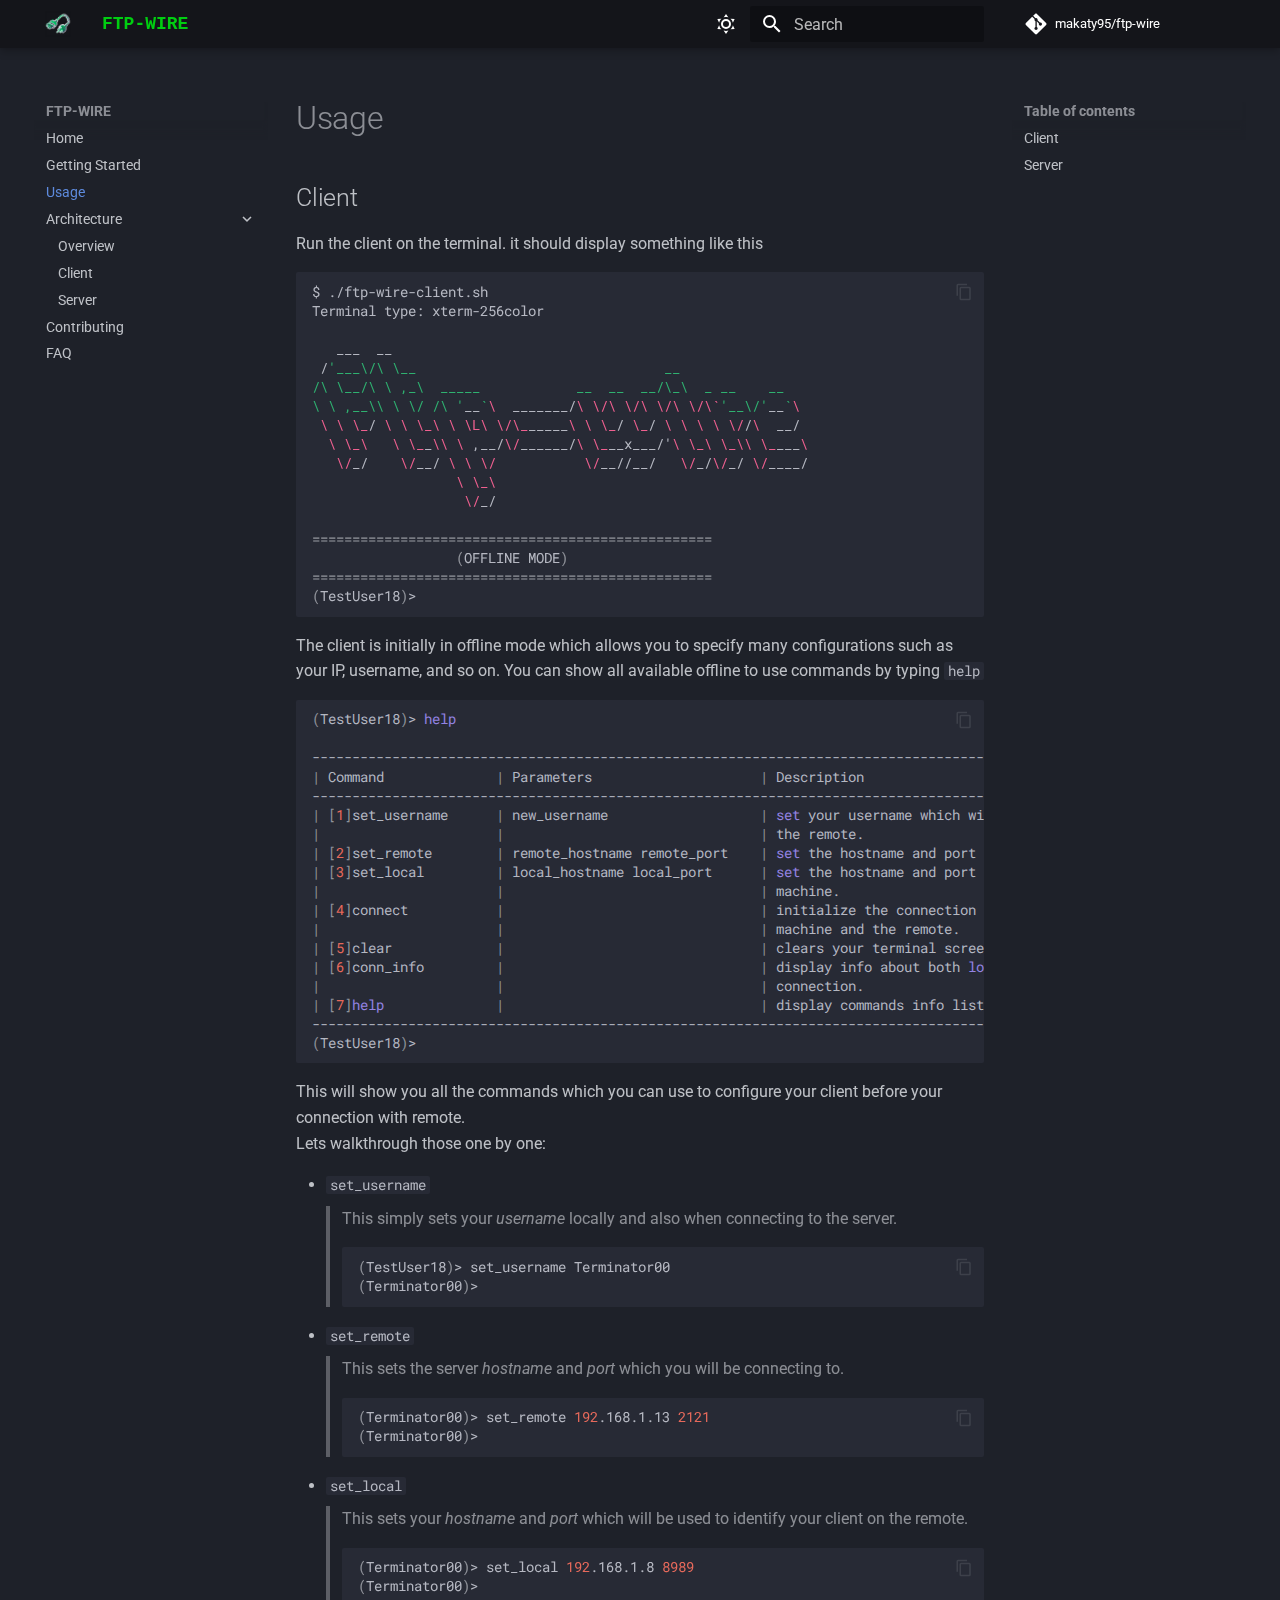
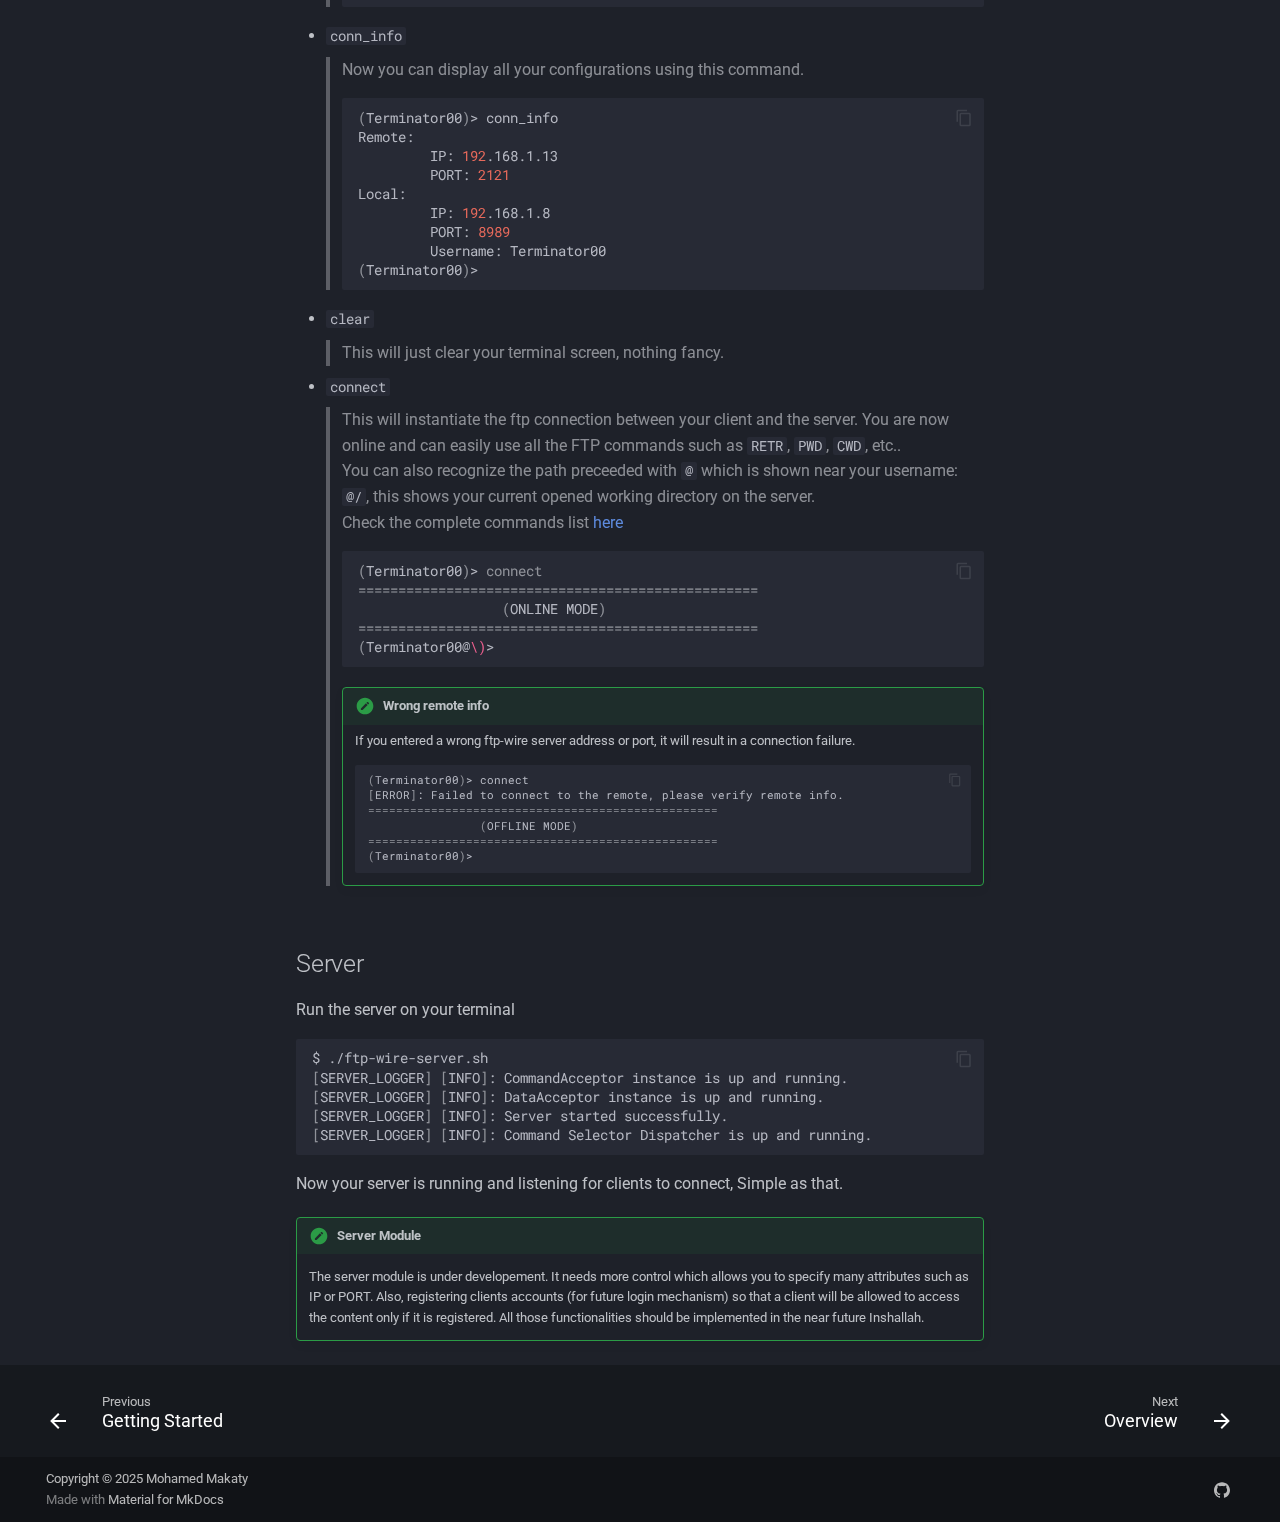
<file: usage/index.html>
<!doctype html>
<html lang="en" class="no-js">
  <head>
    
      <meta charset="utf-8">
      <meta name="viewport" content="width=device-width,initial-scale=1">
      
        <meta name="description" content="A multi-client FTP server and client system written in Java">
      
      
        <meta name="author" content="Mohamed Makaty">
      
      
      
        <link rel="prev" href="../getting-started/">
      
      
        <link rel="next" href="../architecture-overview/">
      
      
      <link rel="icon" href="../images/favicon.ico">
      <meta name="generator" content="mkdocs-1.6.1, mkdocs-material-9.6.22">
    
    
      
        <title>Usage - FTP-WIRE</title>
      
    
    
      <link rel="stylesheet" href="../assets/stylesheets/main.84d31ad4.min.css">
      
        
        <link rel="stylesheet" href="../assets/stylesheets/palette.06af60db.min.css">
      
      


    
    
      
    
    
      
        
        
        <link rel="preconnect" href="https://fonts.gstatic.com" crossorigin>
        <link rel="stylesheet" href="https://fonts.googleapis.com/css?family=Roboto:300,300i,400,400i,700,700i%7CRoboto+Mono:400,400i,700,700i&display=fallback">
        <style>:root{--md-text-font:"Roboto";--md-code-font:"Roboto Mono"}</style>
      
    
    
      <link rel="stylesheet" href="../css/custom.css">
    
    <script>__md_scope=new URL("..",location),__md_hash=e=>[...e].reduce(((e,_)=>(e<<5)-e+_.charCodeAt(0)),0),__md_get=(e,_=localStorage,t=__md_scope)=>JSON.parse(_.getItem(t.pathname+"."+e)),__md_set=(e,_,t=localStorage,a=__md_scope)=>{try{t.setItem(a.pathname+"."+e,JSON.stringify(_))}catch(e){}}</script>
    
      

    
    
    
  </head>
  
  
    
    
      
    
    
    
    
    <body dir="ltr" data-md-color-scheme="slate" data-md-color-primary="black" data-md-color-accent="green">
  
    
    <input class="md-toggle" data-md-toggle="drawer" type="checkbox" id="__drawer" autocomplete="off">
    <input class="md-toggle" data-md-toggle="search" type="checkbox" id="__search" autocomplete="off">
    <label class="md-overlay" for="__drawer"></label>
    <div data-md-component="skip">
      
        
        <a href="#client" class="md-skip">
          Skip to content
        </a>
      
    </div>
    <div data-md-component="announce">
      
    </div>
    
    
      

  

<header class="md-header md-header--shadow" data-md-component="header">
  <nav class="md-header__inner md-grid" aria-label="Header">
    <a href=".." title="FTP-WIRE" class="md-header__button md-logo" aria-label="FTP-WIRE" data-md-component="logo">
      
  <img src="../images/logo.png" alt="logo">

    </a>
    <label class="md-header__button md-icon" for="__drawer">
      
      <svg xmlns="http://www.w3.org/2000/svg" viewBox="0 0 24 24"><path d="M3 6h18v2H3zm0 5h18v2H3zm0 5h18v2H3z"/></svg>
    </label>
    <div class="md-header__title" data-md-component="header-title">
      <div class="md-header__ellipsis">
        <div class="md-header__topic">
          <span class="md-ellipsis">
            FTP-WIRE
          </span>
        </div>
        <div class="md-header__topic" data-md-component="header-topic">
          <span class="md-ellipsis">
            
              Usage
            
          </span>
        </div>
      </div>
    </div>
    
      
        <form class="md-header__option" data-md-component="palette">
  
    
    
    
    <input class="md-option" data-md-color-media="" data-md-color-scheme="slate" data-md-color-primary="black" data-md-color-accent="green"  aria-label="Switch to light mode"  type="radio" name="__palette" id="__palette_0">
    
      <label class="md-header__button md-icon" title="Switch to light mode" for="__palette_1" hidden>
        <svg xmlns="http://www.w3.org/2000/svg" viewBox="0 0 24 24"><path d="M12 7a5 5 0 0 1 5 5 5 5 0 0 1-5 5 5 5 0 0 1-5-5 5 5 0 0 1 5-5m0 2a3 3 0 0 0-3 3 3 3 0 0 0 3 3 3 3 0 0 0 3-3 3 3 0 0 0-3-3m0-7 2.39 3.42C13.65 5.15 12.84 5 12 5s-1.65.15-2.39.42zM3.34 7l4.16-.35A7.2 7.2 0 0 0 5.94 8.5c-.44.74-.69 1.5-.83 2.29zm.02 10 1.76-3.77a7.131 7.131 0 0 0 2.38 4.14zM20.65 7l-1.77 3.79a7.02 7.02 0 0 0-2.38-4.15zm-.01 10-4.14.36c.59-.51 1.12-1.14 1.54-1.86.42-.73.69-1.5.83-2.29zM12 22l-2.41-3.44c.74.27 1.55.44 2.41.44.82 0 1.63-.17 2.37-.44z"/></svg>
      </label>
    
  
    
    
    
    <input class="md-option" data-md-color-media="" data-md-color-scheme="default" data-md-color-primary="black" data-md-color-accent="deep-orange"  aria-label="Switch to dark mode"  type="radio" name="__palette" id="__palette_1">
    
      <label class="md-header__button md-icon" title="Switch to dark mode" for="__palette_0" hidden>
        <svg xmlns="http://www.w3.org/2000/svg" viewBox="0 0 24 24"><path d="m17.75 4.09-2.53 1.94.91 3.06-2.63-1.81-2.63 1.81.91-3.06-2.53-1.94L12.44 4l1.06-3 1.06 3zm3.5 6.91-1.64 1.25.59 1.98-1.7-1.17-1.7 1.17.59-1.98L15.75 11l2.06-.05L18.5 9l.69 1.95zm-2.28 4.95c.83-.08 1.72 1.1 1.19 1.85-.32.45-.66.87-1.08 1.27C15.17 23 8.84 23 4.94 19.07c-3.91-3.9-3.91-10.24 0-14.14.4-.4.82-.76 1.27-1.08.75-.53 1.93.36 1.85 1.19-.27 2.86.69 5.83 2.89 8.02a9.96 9.96 0 0 0 8.02 2.89m-1.64 2.02a12.08 12.08 0 0 1-7.8-3.47c-2.17-2.19-3.33-5-3.49-7.82-2.81 3.14-2.7 7.96.31 10.98 3.02 3.01 7.84 3.12 10.98.31"/></svg>
      </label>
    
  
</form>
      
    
    
      <script>var palette=__md_get("__palette");if(palette&&palette.color){if("(prefers-color-scheme)"===palette.color.media){var media=matchMedia("(prefers-color-scheme: light)"),input=document.querySelector(media.matches?"[data-md-color-media='(prefers-color-scheme: light)']":"[data-md-color-media='(prefers-color-scheme: dark)']");palette.color.media=input.getAttribute("data-md-color-media"),palette.color.scheme=input.getAttribute("data-md-color-scheme"),palette.color.primary=input.getAttribute("data-md-color-primary"),palette.color.accent=input.getAttribute("data-md-color-accent")}for(var[key,value]of Object.entries(palette.color))document.body.setAttribute("data-md-color-"+key,value)}</script>
    
    
    
      
      
        <label class="md-header__button md-icon" for="__search">
          
          <svg xmlns="http://www.w3.org/2000/svg" viewBox="0 0 24 24"><path d="M9.5 3A6.5 6.5 0 0 1 16 9.5c0 1.61-.59 3.09-1.56 4.23l.27.27h.79l5 5-1.5 1.5-5-5v-.79l-.27-.27A6.52 6.52 0 0 1 9.5 16 6.5 6.5 0 0 1 3 9.5 6.5 6.5 0 0 1 9.5 3m0 2C7 5 5 7 5 9.5S7 14 9.5 14 14 12 14 9.5 12 5 9.5 5"/></svg>
        </label>
        <div class="md-search" data-md-component="search" role="dialog">
  <label class="md-search__overlay" for="__search"></label>
  <div class="md-search__inner" role="search">
    <form class="md-search__form" name="search">
      <input type="text" class="md-search__input" name="query" aria-label="Search" placeholder="Search" autocapitalize="off" autocorrect="off" autocomplete="off" spellcheck="false" data-md-component="search-query" required>
      <label class="md-search__icon md-icon" for="__search">
        
        <svg xmlns="http://www.w3.org/2000/svg" viewBox="0 0 24 24"><path d="M9.5 3A6.5 6.5 0 0 1 16 9.5c0 1.61-.59 3.09-1.56 4.23l.27.27h.79l5 5-1.5 1.5-5-5v-.79l-.27-.27A6.52 6.52 0 0 1 9.5 16 6.5 6.5 0 0 1 3 9.5 6.5 6.5 0 0 1 9.5 3m0 2C7 5 5 7 5 9.5S7 14 9.5 14 14 12 14 9.5 12 5 9.5 5"/></svg>
        
        <svg xmlns="http://www.w3.org/2000/svg" viewBox="0 0 24 24"><path d="M20 11v2H8l5.5 5.5-1.42 1.42L4.16 12l7.92-7.92L13.5 5.5 8 11z"/></svg>
      </label>
      <nav class="md-search__options" aria-label="Search">
        
        <button type="reset" class="md-search__icon md-icon" title="Clear" aria-label="Clear" tabindex="-1">
          
          <svg xmlns="http://www.w3.org/2000/svg" viewBox="0 0 24 24"><path d="M19 6.41 17.59 5 12 10.59 6.41 5 5 6.41 10.59 12 5 17.59 6.41 19 12 13.41 17.59 19 19 17.59 13.41 12z"/></svg>
        </button>
      </nav>
      
        <div class="md-search__suggest" data-md-component="search-suggest"></div>
      
    </form>
    <div class="md-search__output">
      <div class="md-search__scrollwrap" tabindex="0" data-md-scrollfix>
        <div class="md-search-result" data-md-component="search-result">
          <div class="md-search-result__meta">
            Initializing search
          </div>
          <ol class="md-search-result__list" role="presentation"></ol>
        </div>
      </div>
    </div>
  </div>
</div>
      
    
    
      <div class="md-header__source">
        <a href="https://github.com/makaty95/ftp-wire" title="Go to repository" class="md-source" data-md-component="source">
  <div class="md-source__icon md-icon">
    
    <svg xmlns="http://www.w3.org/2000/svg" viewBox="0 0 448 512"><!--! Font Awesome Free 7.1.0 by @fontawesome - https://fontawesome.com License - https://fontawesome.com/license/free (Icons: CC BY 4.0, Fonts: SIL OFL 1.1, Code: MIT License) Copyright 2025 Fonticons, Inc.--><path d="M439.6 236.1 244 40.5c-5.4-5.5-12.8-8.5-20.4-8.5s-15 3-20.4 8.4L162.5 81l51.5 51.5c27.1-9.1 52.7 16.8 43.4 43.7l49.7 49.7c34.2-11.8 61.2 31 35.5 56.7-26.5 26.5-70.2-2.9-56-37.3L240.3 199v121.9c25.3 12.5 22.3 41.8 9.1 55-6.4 6.4-15.2 10.1-24.3 10.1s-17.8-3.6-24.3-10.1c-17.6-17.6-11.1-46.9 11.2-56v-123c-20.8-8.5-24.6-30.7-18.6-45L142.6 101 8.5 235.1C3 240.6 0 247.9 0 255.5s3 15 8.5 20.4l195.6 195.7c5.4 5.4 12.7 8.4 20.4 8.4s15-3 20.4-8.4l194.7-194.7c5.4-5.4 8.4-12.8 8.4-20.4s-3-15-8.4-20.4"/></svg>
  </div>
  <div class="md-source__repository">
    makaty95/ftp-wire
  </div>
</a>
      </div>
    
  </nav>
  
</header>
    
    <div class="md-container" data-md-component="container">
      
      
        
          
        
      
      <main class="md-main" data-md-component="main">
        <div class="md-main__inner md-grid">
          
            
              
              <div class="md-sidebar md-sidebar--primary" data-md-component="sidebar" data-md-type="navigation" >
                <div class="md-sidebar__scrollwrap">
                  <div class="md-sidebar__inner">
                    



<nav class="md-nav md-nav--primary" aria-label="Navigation" data-md-level="0">
  <label class="md-nav__title" for="__drawer">
    <a href=".." title="FTP-WIRE" class="md-nav__button md-logo" aria-label="FTP-WIRE" data-md-component="logo">
      
  <img src="../images/logo.png" alt="logo">

    </a>
    FTP-WIRE
  </label>
  
    <div class="md-nav__source">
      <a href="https://github.com/makaty95/ftp-wire" title="Go to repository" class="md-source" data-md-component="source">
  <div class="md-source__icon md-icon">
    
    <svg xmlns="http://www.w3.org/2000/svg" viewBox="0 0 448 512"><!--! Font Awesome Free 7.1.0 by @fontawesome - https://fontawesome.com License - https://fontawesome.com/license/free (Icons: CC BY 4.0, Fonts: SIL OFL 1.1, Code: MIT License) Copyright 2025 Fonticons, Inc.--><path d="M439.6 236.1 244 40.5c-5.4-5.5-12.8-8.5-20.4-8.5s-15 3-20.4 8.4L162.5 81l51.5 51.5c27.1-9.1 52.7 16.8 43.4 43.7l49.7 49.7c34.2-11.8 61.2 31 35.5 56.7-26.5 26.5-70.2-2.9-56-37.3L240.3 199v121.9c25.3 12.5 22.3 41.8 9.1 55-6.4 6.4-15.2 10.1-24.3 10.1s-17.8-3.6-24.3-10.1c-17.6-17.6-11.1-46.9 11.2-56v-123c-20.8-8.5-24.6-30.7-18.6-45L142.6 101 8.5 235.1C3 240.6 0 247.9 0 255.5s3 15 8.5 20.4l195.6 195.7c5.4 5.4 12.7 8.4 20.4 8.4s15-3 20.4-8.4l194.7-194.7c5.4-5.4 8.4-12.8 8.4-20.4s-3-15-8.4-20.4"/></svg>
  </div>
  <div class="md-source__repository">
    makaty95/ftp-wire
  </div>
</a>
    </div>
  
  <ul class="md-nav__list" data-md-scrollfix>
    
      
      
  
  
  
  
    <li class="md-nav__item">
      <a href=".." class="md-nav__link">
        
  
  
  <span class="md-ellipsis">
    Home
    
  </span>
  

      </a>
    </li>
  

    
      
      
  
  
  
  
    <li class="md-nav__item">
      <a href="../getting-started/" class="md-nav__link">
        
  
  
  <span class="md-ellipsis">
    Getting Started
    
  </span>
  

      </a>
    </li>
  

    
      
      
  
  
    
  
  
  
    <li class="md-nav__item md-nav__item--active">
      
      <input class="md-nav__toggle md-toggle" type="checkbox" id="__toc">
      
      
      
        <label class="md-nav__link md-nav__link--active" for="__toc">
          
  
  
  <span class="md-ellipsis">
    Usage
    
  </span>
  

          <span class="md-nav__icon md-icon"></span>
        </label>
      
      <a href="./" class="md-nav__link md-nav__link--active">
        
  
  
  <span class="md-ellipsis">
    Usage
    
  </span>
  

      </a>
      
        

<nav class="md-nav md-nav--secondary" aria-label="Table of contents">
  
  
  
  
    <label class="md-nav__title" for="__toc">
      <span class="md-nav__icon md-icon"></span>
      Table of contents
    </label>
    <ul class="md-nav__list" data-md-component="toc" data-md-scrollfix>
      
        <li class="md-nav__item">
  <a href="#client" class="md-nav__link">
    <span class="md-ellipsis">
      Client
    </span>
  </a>
  
</li>
      
        <li class="md-nav__item">
  <a href="#server" class="md-nav__link">
    <span class="md-ellipsis">
      Server
    </span>
  </a>
  
</li>
      
    </ul>
  
</nav>
      
    </li>
  

    
      
      
  
  
  
  
    
    
    
    
    
    <li class="md-nav__item md-nav__item--nested">
      
        
        
          
        
        <input class="md-nav__toggle md-toggle md-toggle--indeterminate" type="checkbox" id="__nav_4" >
        
          
          <label class="md-nav__link" for="__nav_4" id="__nav_4_label" tabindex="0">
            
  
  
  <span class="md-ellipsis">
    Architecture
    
  </span>
  

            <span class="md-nav__icon md-icon"></span>
          </label>
        
        <nav class="md-nav" data-md-level="1" aria-labelledby="__nav_4_label" aria-expanded="false">
          <label class="md-nav__title" for="__nav_4">
            <span class="md-nav__icon md-icon"></span>
            Architecture
          </label>
          <ul class="md-nav__list" data-md-scrollfix>
            
              
                
  
  
  
  
    <li class="md-nav__item">
      <a href="../architecture-overview/" class="md-nav__link">
        
  
  
  <span class="md-ellipsis">
    Overview
    
  </span>
  

      </a>
    </li>
  

              
            
              
                
  
  
  
  
    <li class="md-nav__item">
      <a href="../client-architecture/" class="md-nav__link">
        
  
  
  <span class="md-ellipsis">
    Client
    
  </span>
  

      </a>
    </li>
  

              
            
              
                
  
  
  
  
    <li class="md-nav__item">
      <a href="../server-architecture/" class="md-nav__link">
        
  
  
  <span class="md-ellipsis">
    Server
    
  </span>
  

      </a>
    </li>
  

              
            
          </ul>
        </nav>
      
    </li>
  

    
      
      
  
  
  
  
    <li class="md-nav__item">
      <a href="../contributing/" class="md-nav__link">
        
  
  
  <span class="md-ellipsis">
    Contributing
    
  </span>
  

      </a>
    </li>
  

    
      
      
  
  
  
  
    <li class="md-nav__item">
      <a href="../faq/" class="md-nav__link">
        
  
  
  <span class="md-ellipsis">
    FAQ
    
  </span>
  

      </a>
    </li>
  

    
  </ul>
</nav>
                  </div>
                </div>
              </div>
            
            
              
              <div class="md-sidebar md-sidebar--secondary" data-md-component="sidebar" data-md-type="toc" >
                <div class="md-sidebar__scrollwrap">
                  <div class="md-sidebar__inner">
                    

<nav class="md-nav md-nav--secondary" aria-label="Table of contents">
  
  
  
  
    <label class="md-nav__title" for="__toc">
      <span class="md-nav__icon md-icon"></span>
      Table of contents
    </label>
    <ul class="md-nav__list" data-md-component="toc" data-md-scrollfix>
      
        <li class="md-nav__item">
  <a href="#client" class="md-nav__link">
    <span class="md-ellipsis">
      Client
    </span>
  </a>
  
</li>
      
        <li class="md-nav__item">
  <a href="#server" class="md-nav__link">
    <span class="md-ellipsis">
      Server
    </span>
  </a>
  
</li>
      
    </ul>
  
</nav>
                  </div>
                </div>
              </div>
            
          
          
            <div class="md-content" data-md-component="content">
              <article class="md-content__inner md-typeset">
                
                  


  
  


  <h1>Usage</h1>

<!-- Coming soon. :fontawesome-regular-face-grin: -->
<h2 id="client">Client<a class="headerlink" href="#client" title="Permanent link">&para;</a></h2>
<p>Run the client on the terminal. it should display something like this
<div class="language-bash highlight"><pre><span></span><code><span id="__span-0-1"><a id="__codelineno-0-1" name="__codelineno-0-1" href="#__codelineno-0-1"></a>$<span class="w"> </span>./ftp-wire-client.sh
</span><span id="__span-0-2"><a id="__codelineno-0-2" name="__codelineno-0-2" href="#__codelineno-0-2"></a>Terminal<span class="w"> </span>type:<span class="w"> </span>xterm-256color
</span><span id="__span-0-3"><a id="__codelineno-0-3" name="__codelineno-0-3" href="#__codelineno-0-3"></a>
</span><span id="__span-0-4"><a id="__codelineno-0-4" name="__codelineno-0-4" href="#__codelineno-0-4"></a><span class="w">   </span>___<span class="w">  </span>__
</span><span id="__span-0-5"><a id="__codelineno-0-5" name="__codelineno-0-5" href="#__codelineno-0-5"></a><span class="w"> </span>/<span class="s1">&#39;___\/\ \__                               __</span>
</span><span id="__span-0-6"><a id="__codelineno-0-6" name="__codelineno-0-6" href="#__codelineno-0-6"></a><span class="s1">/\ \__/\ \ ,_\  _____            __  __  __/\_\  _ __    __</span>
</span><span id="__span-0-7"><a id="__codelineno-0-7" name="__codelineno-0-7" href="#__codelineno-0-7"></a><span class="s1">\ \ ,__\\ \ \/ /\ &#39;</span>__<span class="sb">`</span><span class="se">\ </span><span class="w"> </span>_______/<span class="se">\ \/\ \/\ \/\ \/\`</span><span class="s1">&#39;__\/&#39;</span>__<span class="sb">`</span><span class="se">\</span>
</span><span id="__span-0-8"><a id="__codelineno-0-8" name="__codelineno-0-8" href="#__codelineno-0-8"></a><span class="w"> </span><span class="se">\ \ \_</span>/<span class="w"> </span><span class="se">\ \ \_\ \ \L\ \/\_</span>_____<span class="se">\ \ \_</span>/<span class="w"> </span><span class="se">\_</span>/<span class="w"> </span><span class="se">\ \ \ \ \/</span>/<span class="se">\ </span><span class="w"> </span>__/
</span><span id="__span-0-9"><a id="__codelineno-0-9" name="__codelineno-0-9" href="#__codelineno-0-9"></a><span class="w">  </span><span class="se">\ \_\ </span><span class="w">  </span><span class="se">\ \_</span>_<span class="se">\\</span><span class="w"> </span><span class="se">\ </span>,__/<span class="se">\/</span>______/<span class="se">\ \_</span>__x___/<span class="err">&#39;</span><span class="se">\ \_\ \_\\</span><span class="w"> </span><span class="se">\_</span>___<span class="se">\</span>
</span><span id="__span-0-10"><a id="__codelineno-0-10" name="__codelineno-0-10" href="#__codelineno-0-10"></a><span class="w">   </span><span class="se">\/</span>_/<span class="w">    </span><span class="se">\/</span>__/<span class="w"> </span><span class="se">\ \ \/</span><span class="w">           </span><span class="se">\/</span>__//__/<span class="w">   </span><span class="se">\/</span>_/<span class="se">\/</span>_/<span class="w"> </span><span class="se">\/</span>____/
</span><span id="__span-0-11"><a id="__codelineno-0-11" name="__codelineno-0-11" href="#__codelineno-0-11"></a><span class="w">                  </span><span class="se">\ \_\</span>
</span><span id="__span-0-12"><a id="__codelineno-0-12" name="__codelineno-0-12" href="#__codelineno-0-12"></a><span class="w">                   </span><span class="se">\/</span>_/
</span><span id="__span-0-13"><a id="__codelineno-0-13" name="__codelineno-0-13" href="#__codelineno-0-13"></a>
</span><span id="__span-0-14"><a id="__codelineno-0-14" name="__codelineno-0-14" href="#__codelineno-0-14"></a><span class="o">==================================================</span>
</span><span id="__span-0-15"><a id="__codelineno-0-15" name="__codelineno-0-15" href="#__codelineno-0-15"></a><span class="w">                  </span><span class="o">(</span>OFFLINE<span class="w"> </span>MODE<span class="o">)</span>
</span><span id="__span-0-16"><a id="__codelineno-0-16" name="__codelineno-0-16" href="#__codelineno-0-16"></a><span class="o">==================================================</span>
</span><span id="__span-0-17"><a id="__codelineno-0-17" name="__codelineno-0-17" href="#__codelineno-0-17"></a><span class="o">(</span>TestUser18<span class="o">)</span>&gt;
</span></code></pre></div>
The client is initially in offline mode which allows you to specify many configurations such as your IP, username, and so on.
You can show all available offline to use commands by typing <code>help</code>
<div class="language-bash highlight"><pre><span></span><code><span id="__span-1-1"><a id="__codelineno-1-1" name="__codelineno-1-1" href="#__codelineno-1-1"></a><span class="o">(</span>TestUser18<span class="o">)</span>&gt;<span class="w"> </span><span class="nb">help</span>
</span><span id="__span-1-2"><a id="__codelineno-1-2" name="__codelineno-1-2" href="#__codelineno-1-2"></a>
</span><span id="__span-1-3"><a id="__codelineno-1-3" name="__codelineno-1-3" href="#__codelineno-1-3"></a>----------------------------------------------------------------------------------------------------
</span><span id="__span-1-4"><a id="__codelineno-1-4" name="__codelineno-1-4" href="#__codelineno-1-4"></a><span class="p">|</span><span class="w"> </span>Command<span class="w">              </span><span class="p">|</span><span class="w"> </span>Parameters<span class="w">                     </span><span class="p">|</span><span class="w"> </span>Description<span class="w">                              </span><span class="p">|</span>
</span><span id="__span-1-5"><a id="__codelineno-1-5" name="__codelineno-1-5" href="#__codelineno-1-5"></a>----------------------------------------------------------------------------------------------------
</span><span id="__span-1-6"><a id="__codelineno-1-6" name="__codelineno-1-6" href="#__codelineno-1-6"></a><span class="p">|</span><span class="w"> </span><span class="o">[</span><span class="m">1</span><span class="o">]</span>set_username<span class="w">      </span><span class="p">|</span><span class="w"> </span>new_username<span class="w">                   </span><span class="p">|</span><span class="w"> </span><span class="nb">set</span><span class="w"> </span>your<span class="w"> </span>username<span class="w"> </span>which<span class="w"> </span>will<span class="w"> </span>be<span class="w"> </span>sent<span class="w"> </span>to<span class="w">  </span><span class="p">|</span>
</span><span id="__span-1-7"><a id="__codelineno-1-7" name="__codelineno-1-7" href="#__codelineno-1-7"></a><span class="p">|</span><span class="w">                      </span><span class="p">|</span><span class="w">                                </span><span class="p">|</span><span class="w"> </span>the<span class="w"> </span>remote.<span class="w">                              </span><span class="p">|</span>
</span><span id="__span-1-8"><a id="__codelineno-1-8" name="__codelineno-1-8" href="#__codelineno-1-8"></a><span class="p">|</span><span class="w"> </span><span class="o">[</span><span class="m">2</span><span class="o">]</span>set_remote<span class="w">        </span><span class="p">|</span><span class="w"> </span>remote_hostname<span class="w"> </span>remote_port<span class="w">    </span><span class="p">|</span><span class="w"> </span><span class="nb">set</span><span class="w"> </span>the<span class="w"> </span>hostname<span class="w"> </span>and<span class="w"> </span>port<span class="w"> </span>of<span class="w"> </span>the<span class="w"> </span>remote.<span class="w"> </span><span class="p">|</span>
</span><span id="__span-1-9"><a id="__codelineno-1-9" name="__codelineno-1-9" href="#__codelineno-1-9"></a><span class="p">|</span><span class="w"> </span><span class="o">[</span><span class="m">3</span><span class="o">]</span>set_local<span class="w">         </span><span class="p">|</span><span class="w"> </span>local_hostname<span class="w"> </span>local_port<span class="w">      </span><span class="p">|</span><span class="w"> </span><span class="nb">set</span><span class="w"> </span>the<span class="w"> </span>hostname<span class="w"> </span>and<span class="w"> </span>port<span class="w"> </span>of<span class="w"> </span>your<span class="w">        </span><span class="p">|</span>
</span><span id="__span-1-10"><a id="__codelineno-1-10" name="__codelineno-1-10" href="#__codelineno-1-10"></a><span class="p">|</span><span class="w">                      </span><span class="p">|</span><span class="w">                                </span><span class="p">|</span><span class="w"> </span>machine.<span class="w">                                 </span><span class="p">|</span>
</span><span id="__span-1-11"><a id="__codelineno-1-11" name="__codelineno-1-11" href="#__codelineno-1-11"></a><span class="p">|</span><span class="w"> </span><span class="o">[</span><span class="m">4</span><span class="o">]</span>connect<span class="w">           </span><span class="p">|</span><span class="w">                                </span><span class="p">|</span><span class="w"> </span>initialize<span class="w"> </span>the<span class="w"> </span>connection<span class="w"> </span>between<span class="w"> </span>your<span class="w">   </span><span class="p">|</span>
</span><span id="__span-1-12"><a id="__codelineno-1-12" name="__codelineno-1-12" href="#__codelineno-1-12"></a><span class="p">|</span><span class="w">                      </span><span class="p">|</span><span class="w">                                </span><span class="p">|</span><span class="w"> </span>machine<span class="w"> </span>and<span class="w"> </span>the<span class="w"> </span>remote.<span class="w">                  </span><span class="p">|</span>
</span><span id="__span-1-13"><a id="__codelineno-1-13" name="__codelineno-1-13" href="#__codelineno-1-13"></a><span class="p">|</span><span class="w"> </span><span class="o">[</span><span class="m">5</span><span class="o">]</span>clear<span class="w">             </span><span class="p">|</span><span class="w">                                </span><span class="p">|</span><span class="w"> </span>clears<span class="w"> </span>your<span class="w"> </span>terminal<span class="w"> </span>screen.<span class="w">             </span><span class="p">|</span>
</span><span id="__span-1-14"><a id="__codelineno-1-14" name="__codelineno-1-14" href="#__codelineno-1-14"></a><span class="p">|</span><span class="w"> </span><span class="o">[</span><span class="m">6</span><span class="o">]</span>conn_info<span class="w">         </span><span class="p">|</span><span class="w">                                </span><span class="p">|</span><span class="w"> </span>display<span class="w"> </span>info<span class="w"> </span>about<span class="w"> </span>both<span class="w"> </span><span class="nb">local</span><span class="w"> </span>and<span class="w"> </span>remote<span class="w"> </span><span class="p">|</span>
</span><span id="__span-1-15"><a id="__codelineno-1-15" name="__codelineno-1-15" href="#__codelineno-1-15"></a><span class="p">|</span><span class="w">                      </span><span class="p">|</span><span class="w">                                </span><span class="p">|</span><span class="w"> </span>connection.<span class="w">                              </span><span class="p">|</span>
</span><span id="__span-1-16"><a id="__codelineno-1-16" name="__codelineno-1-16" href="#__codelineno-1-16"></a><span class="p">|</span><span class="w"> </span><span class="o">[</span><span class="m">7</span><span class="o">]</span><span class="nb">help</span><span class="w">              </span><span class="p">|</span><span class="w">                                </span><span class="p">|</span><span class="w"> </span>display<span class="w"> </span>commands<span class="w"> </span>info<span class="w"> </span>list.<span class="w">              </span><span class="p">|</span>
</span><span id="__span-1-17"><a id="__codelineno-1-17" name="__codelineno-1-17" href="#__codelineno-1-17"></a>----------------------------------------------------------------------------------------------------
</span><span id="__span-1-18"><a id="__codelineno-1-18" name="__codelineno-1-18" href="#__codelineno-1-18"></a><span class="o">(</span>TestUser18<span class="o">)</span>&gt;
</span></code></pre></div>
This will show you all the commands which you can use to configure your client before your connection with remote.<br>
Lets walkthrough those one by one:</p>
<ul>
<li><code>set_username</code><blockquote>
<p>This simply sets your <em>username</em> locally and also when connecting to the server.
<div class="language-bash highlight"><pre><span></span><code><span id="__span-2-1"><a id="__codelineno-2-1" name="__codelineno-2-1" href="#__codelineno-2-1"></a><span class="o">(</span>TestUser18<span class="o">)</span>&gt;<span class="w"> </span>set_username<span class="w"> </span>Terminator00
</span><span id="__span-2-2"><a id="__codelineno-2-2" name="__codelineno-2-2" href="#__codelineno-2-2"></a><span class="o">(</span>Terminator00<span class="o">)</span>&gt;
</span></code></pre></div></p>
</blockquote>
</li>
<li><code>set_remote</code><blockquote>
<p>This sets the server <em>hostname</em> and <em>port</em> which you will be connecting to.
<div class="language-bash highlight"><pre><span></span><code><span id="__span-3-1"><a id="__codelineno-3-1" name="__codelineno-3-1" href="#__codelineno-3-1"></a><span class="o">(</span>Terminator00<span class="o">)</span>&gt;<span class="w"> </span>set_remote<span class="w"> </span><span class="m">192</span>.168.1.13<span class="w"> </span><span class="m">2121</span>
</span><span id="__span-3-2"><a id="__codelineno-3-2" name="__codelineno-3-2" href="#__codelineno-3-2"></a><span class="o">(</span>Terminator00<span class="o">)</span>&gt;
</span></code></pre></div></p>
</blockquote>
</li>
<li><code>set_local</code><blockquote>
<p>This sets your <em>hostname</em> and <em>port</em> which will be used to identify your client on the remote.
<div class="language-bash highlight"><pre><span></span><code><span id="__span-4-1"><a id="__codelineno-4-1" name="__codelineno-4-1" href="#__codelineno-4-1"></a><span class="o">(</span>Terminator00<span class="o">)</span>&gt;<span class="w"> </span>set_local<span class="w"> </span><span class="m">192</span>.168.1.8<span class="w"> </span><span class="m">8989</span>
</span><span id="__span-4-2"><a id="__codelineno-4-2" name="__codelineno-4-2" href="#__codelineno-4-2"></a><span class="o">(</span>Terminator00<span class="o">)</span>&gt;
</span></code></pre></div></p>
</blockquote>
</li>
<li><code>conn_info</code><blockquote>
<p>Now you can display all your configurations using this command.
<div class="language-bash highlight"><pre><span></span><code><span id="__span-5-1"><a id="__codelineno-5-1" name="__codelineno-5-1" href="#__codelineno-5-1"></a><span class="o">(</span>Terminator00<span class="o">)</span>&gt;<span class="w"> </span>conn_info
</span><span id="__span-5-2"><a id="__codelineno-5-2" name="__codelineno-5-2" href="#__codelineno-5-2"></a>Remote:
</span><span id="__span-5-3"><a id="__codelineno-5-3" name="__codelineno-5-3" href="#__codelineno-5-3"></a><span class="w">         </span>IP:<span class="w"> </span><span class="m">192</span>.168.1.13
</span><span id="__span-5-4"><a id="__codelineno-5-4" name="__codelineno-5-4" href="#__codelineno-5-4"></a><span class="w">         </span>PORT:<span class="w"> </span><span class="m">2121</span>
</span><span id="__span-5-5"><a id="__codelineno-5-5" name="__codelineno-5-5" href="#__codelineno-5-5"></a>Local:
</span><span id="__span-5-6"><a id="__codelineno-5-6" name="__codelineno-5-6" href="#__codelineno-5-6"></a><span class="w">         </span>IP:<span class="w"> </span><span class="m">192</span>.168.1.8
</span><span id="__span-5-7"><a id="__codelineno-5-7" name="__codelineno-5-7" href="#__codelineno-5-7"></a><span class="w">         </span>PORT:<span class="w"> </span><span class="m">8989</span>
</span><span id="__span-5-8"><a id="__codelineno-5-8" name="__codelineno-5-8" href="#__codelineno-5-8"></a><span class="w">         </span>Username:<span class="w"> </span>Terminator00
</span><span id="__span-5-9"><a id="__codelineno-5-9" name="__codelineno-5-9" href="#__codelineno-5-9"></a><span class="o">(</span>Terminator00<span class="o">)</span>&gt;
</span></code></pre></div></p>
</blockquote>
</li>
<li>
<p><code>clear</code></p>
<blockquote>
<p>This will just clear your terminal screen, nothing fancy.</p>
</blockquote>
</li>
<li>
<p><code>connect</code></p>
<blockquote>
<p>This will instantiate the ftp connection between your client and the server. You are now online and can easily use all 
the FTP commands such as <code>RETR</code>, <code>PWD</code>, <code>CWD</code>, etc..<br>
You can also recognize the path preceeded with <code>@</code> which is shown near your username: <code>@/</code>, this shows your current opened working directory on the server.<br>
Check the complete commands list <a href="../#supported-commands">here</a>
<div class="language-bash highlight"><pre><span></span><code><span id="__span-6-1"><a id="__codelineno-6-1" name="__codelineno-6-1" href="#__codelineno-6-1"></a><span class="o">(</span>Terminator00<span class="o">)</span>&gt;<span class="w"> </span><span class="nv">connect</span>
</span><span id="__span-6-2"><a id="__codelineno-6-2" name="__codelineno-6-2" href="#__codelineno-6-2"></a><span class="o">==================================================</span>
</span><span id="__span-6-3"><a id="__codelineno-6-3" name="__codelineno-6-3" href="#__codelineno-6-3"></a><span class="w">                  </span><span class="o">(</span>ONLINE<span class="w"> </span>MODE<span class="o">)</span>
</span><span id="__span-6-4"><a id="__codelineno-6-4" name="__codelineno-6-4" href="#__codelineno-6-4"></a><span class="o">==================================================</span>
</span><span id="__span-6-5"><a id="__codelineno-6-5" name="__codelineno-6-5" href="#__codelineno-6-5"></a><span class="o">(</span>Terminator00@<span class="se">\)</span>&gt;
</span></code></pre></div></p>
<div class="admonition wire-note">
<p class="admonition-title">Wrong remote info</p>
<p>If you entered a wrong ftp-wire server address or port, it will result in a connection failure.
 <div class="language-bash highlight"><pre><span></span><code><span id="__span-7-1"><a id="__codelineno-7-1" name="__codelineno-7-1" href="#__codelineno-7-1"></a><span class="o">(</span>Terminator00<span class="o">)</span>&gt;<span class="w"> </span>connect
</span><span id="__span-7-2"><a id="__codelineno-7-2" name="__codelineno-7-2" href="#__codelineno-7-2"></a><span class="o">[</span>ERROR<span class="o">]</span>:<span class="w"> </span>Failed<span class="w"> </span>to<span class="w"> </span>connect<span class="w"> </span>to<span class="w"> </span>the<span class="w"> </span>remote,<span class="w"> </span>please<span class="w"> </span>verify<span class="w"> </span>remote<span class="w"> </span>info.
</span><span id="__span-7-3"><a id="__codelineno-7-3" name="__codelineno-7-3" href="#__codelineno-7-3"></a><span class="o">==================================================</span>
</span><span id="__span-7-4"><a id="__codelineno-7-4" name="__codelineno-7-4" href="#__codelineno-7-4"></a><span class="w">                </span><span class="o">(</span>OFFLINE<span class="w"> </span>MODE<span class="o">)</span>
</span><span id="__span-7-5"><a id="__codelineno-7-5" name="__codelineno-7-5" href="#__codelineno-7-5"></a><span class="o">==================================================</span>
</span><span id="__span-7-6"><a id="__codelineno-7-6" name="__codelineno-7-6" href="#__codelineno-7-6"></a><span class="o">(</span>Terminator00<span class="o">)</span>&gt;
</span></code></pre></div></p>
</div>
</blockquote>
</li>
</ul>
<h2 id="server">Server<a class="headerlink" href="#server" title="Permanent link">&para;</a></h2>
<p>Run the server on your terminal
<div class="language-bash highlight"><pre><span></span><code><span id="__span-8-1"><a id="__codelineno-8-1" name="__codelineno-8-1" href="#__codelineno-8-1"></a>$<span class="w"> </span>./ftp-wire-server.sh
</span><span id="__span-8-2"><a id="__codelineno-8-2" name="__codelineno-8-2" href="#__codelineno-8-2"></a><span class="o">[</span>SERVER_LOGGER<span class="o">]</span><span class="w"> </span><span class="o">[</span>INFO<span class="o">]</span>:<span class="w"> </span>CommandAcceptor<span class="w"> </span>instance<span class="w"> </span>is<span class="w"> </span>up<span class="w"> </span>and<span class="w"> </span>running.
</span><span id="__span-8-3"><a id="__codelineno-8-3" name="__codelineno-8-3" href="#__codelineno-8-3"></a><span class="o">[</span>SERVER_LOGGER<span class="o">]</span><span class="w"> </span><span class="o">[</span>INFO<span class="o">]</span>:<span class="w"> </span>DataAcceptor<span class="w"> </span>instance<span class="w"> </span>is<span class="w"> </span>up<span class="w"> </span>and<span class="w"> </span>running.
</span><span id="__span-8-4"><a id="__codelineno-8-4" name="__codelineno-8-4" href="#__codelineno-8-4"></a><span class="o">[</span>SERVER_LOGGER<span class="o">]</span><span class="w"> </span><span class="o">[</span>INFO<span class="o">]</span>:<span class="w"> </span>Server<span class="w"> </span>started<span class="w"> </span>successfully.
</span><span id="__span-8-5"><a id="__codelineno-8-5" name="__codelineno-8-5" href="#__codelineno-8-5"></a><span class="o">[</span>SERVER_LOGGER<span class="o">]</span><span class="w"> </span><span class="o">[</span>INFO<span class="o">]</span>:<span class="w"> </span>Command<span class="w"> </span>Selector<span class="w"> </span>Dispatcher<span class="w"> </span>is<span class="w"> </span>up<span class="w"> </span>and<span class="w"> </span>running.
</span></code></pre></div>
Now your server is running and listening for clients to connect, Simple as that.</p>
<div class="admonition wire-note">
<p class="admonition-title">Server Module</p>
<p>The server module is under developement. It needs more control which allows you to specify many attributes such as
IP or PORT. Also, registering clients accounts (for future login mechanism) so that a client will be allowed to access the content only if it is registered.
All those functionalities should be implemented in the near future Inshallah.</p>
</div>












                
              </article>
            </div>
          
          
<script>var target=document.getElementById(location.hash.slice(1));target&&target.name&&(target.checked=target.name.startsWith("__tabbed_"))</script>
        </div>
        
          <button type="button" class="md-top md-icon" data-md-component="top" hidden>
  
  <svg xmlns="http://www.w3.org/2000/svg" viewBox="0 0 24 24"><path d="M13 20h-2V8l-5.5 5.5-1.42-1.42L12 4.16l7.92 7.92-1.42 1.42L13 8z"/></svg>
  Back to top
</button>
        
      </main>
      
        <footer class="md-footer">
  
    
      
      <nav class="md-footer__inner md-grid" aria-label="Footer" >
        
          
          <a href="../getting-started/" class="md-footer__link md-footer__link--prev" aria-label="Previous: Getting Started">
            <div class="md-footer__button md-icon">
              
              <svg xmlns="http://www.w3.org/2000/svg" viewBox="0 0 24 24"><path d="M20 11v2H8l5.5 5.5-1.42 1.42L4.16 12l7.92-7.92L13.5 5.5 8 11z"/></svg>
            </div>
            <div class="md-footer__title">
              <span class="md-footer__direction">
                Previous
              </span>
              <div class="md-ellipsis">
                Getting Started
              </div>
            </div>
          </a>
        
        
          
          <a href="../architecture-overview/" class="md-footer__link md-footer__link--next" aria-label="Next: Overview">
            <div class="md-footer__title">
              <span class="md-footer__direction">
                Next
              </span>
              <div class="md-ellipsis">
                Overview
              </div>
            </div>
            <div class="md-footer__button md-icon">
              
              <svg xmlns="http://www.w3.org/2000/svg" viewBox="0 0 24 24"><path d="M4 11v2h12l-5.5 5.5 1.42 1.42L19.84 12l-7.92-7.92L10.5 5.5 16 11z"/></svg>
            </div>
          </a>
        
      </nav>
    
  
  <div class="md-footer-meta md-typeset">
    <div class="md-footer-meta__inner md-grid">
      <div class="md-copyright">
  
    <div class="md-copyright__highlight">
      Copyright &copy; 2025 Mohamed Makaty
    </div>
  
  
    Made with
    <a href="https://squidfunk.github.io/mkdocs-material/" target="_blank" rel="noopener">
      Material for MkDocs
    </a>
  
</div>
      
        
<div class="md-social">
  
    
    
    
    
      
      
    
    <a href="https://github.com/makaty95/" target="_blank" rel="noopener" title="github.com" class="md-social__link">
      <svg xmlns="http://www.w3.org/2000/svg" viewBox="0 0 24 24"><path d="M12 .297c-6.63 0-12 5.373-12 12 0 5.303 3.438 9.8 8.205 11.385.6.113.82-.258.82-.577 0-.285-.01-1.04-.015-2.04-3.338.724-4.042-1.61-4.042-1.61C4.422 18.07 3.633 17.7 3.633 17.7c-1.087-.744.084-.729.084-.729 1.205.084 1.838 1.236 1.838 1.236 1.07 1.835 2.809 1.305 3.495.998.108-.776.417-1.305.76-1.605-2.665-.3-5.466-1.332-5.466-5.93 0-1.31.465-2.38 1.235-3.22-.135-.303-.54-1.523.105-3.176 0 0 1.005-.322 3.3 1.23.96-.267 1.98-.399 3-.405 1.02.006 2.04.138 3 .405 2.28-1.552 3.285-1.23 3.285-1.23.645 1.653.24 2.873.12 3.176.765.84 1.23 1.91 1.23 3.22 0 4.61-2.805 5.625-5.475 5.92.42.36.81 1.096.81 2.22 0 1.606-.015 2.896-.015 3.286 0 .315.21.69.825.57C20.565 22.092 24 17.592 24 12.297c0-6.627-5.373-12-12-12"/></svg>
    </a>
  
</div>
      
    </div>
  </div>
</footer>
      
    </div>
    <div class="md-dialog" data-md-component="dialog">
      <div class="md-dialog__inner md-typeset"></div>
    </div>
    
    
    
      
      <script id="__config" type="application/json">{"base": "..", "features": ["navigation.footer", "navigation.expand", "navigation.instant", "navigation.top", "content.code.copy", "search.suggest", "search.highlight"], "search": "../assets/javascripts/workers/search.973d3a69.min.js", "tags": null, "translations": {"clipboard.copied": "Copied to clipboard", "clipboard.copy": "Copy to clipboard", "search.result.more.one": "1 more on this page", "search.result.more.other": "# more on this page", "search.result.none": "No matching documents", "search.result.one": "1 matching document", "search.result.other": "# matching documents", "search.result.placeholder": "Type to start searching", "search.result.term.missing": "Missing", "select.version": "Select version"}, "version": null}</script>
    
    
      <script src="../assets/javascripts/bundle.f55a23d4.min.js"></script>
      
    
  </body>
</html>
</file>
<file: css/custom.css>
/* Changing the color of the site title in the navbar */
.md-header__title .md-ellipsis {
  color: #00ce11; 
  font-family: "Courier New", Courier, monospace;
}

/*Custom admition*/

:root {
  --md-admonition-icon--wire-note: url('data:image/svg+xml;charset=utf-8,<svg xmlns="http://www.w3.org/2000/svg" viewBox="0 0 576 512"><path d="M244 246c-3.2-2-6.3-2.9-10.1-2.9-6.6 0-12.6 3.2-19.3 3.7l1.7 4.9zm135.9 197.9c-19 0-64.1 9.5-79.9 19.8l6.9 45.1c35.7 6.1 70.1 3.6 106-9.8-4.8-10-23.5-55.1-33-55.1zM340.8 177c6.6 2.8 11.5 9.2 22.7 22.1 2-1.4 7.5-5.2 7.5-8.6 0-4.9-11.8-13.2-13.2-23 11.2-5.7 25.2-6 37.6-8.9 68.1-16.4 116.3-52.9 146.8-116.7C548.3 29.3 554 16.1 554.6 2l-2 2.6c-28.4 50-33 63.2-81.3 100-31.9 24.4-69.2 40.2-106.6 54.6l-6.3-.3v-21.8c-19.6 1.6-19.7-14.6-31.6-23-18.7 20.6-31.6 40.8-58.9 51.1-12.7 4.8-19.6 10-25.9 21.8 34.9-16.4 91.2-13.5 98.8-10zM555.5 0l-.6 1.1-.3.9.6-.6zm-59.2 382.1c-33.9-56.9-75.3-118.4-150-115.5l-.3-6c-1.1-13.5 32.8 3.2 35.1-31l-14.4 7.2c-19.8-45.7-8.6-54.3-65.5-54.3-14.7 0-26.7 1.7-41.4 4.6 2.9 18.6 2.2 36.7-10.9 50.3l19.5 5.5c-1.7 3.2-2.9 6.3-2.9 9.8 0 21 42.8 2.9 42.8 33.6 0 18.4-36.8 60.1-54.9 60.1-8 0-53.7-50-53.4-60.1l.3-4.6 52.3-11.5c13-2.6 12.3-22.7-2.9-22.7-3.7 0-43.1 9.2-49.4 10.6-2-5.2-7.5-14.1-13.8-14.1-3.2 0-6.3 3.2-9.5 4-9.2 2.6-31 2.9-21.5 20.1L15.9 298.5c-5.5 1.1-8.9 6.3-8.9 11.8 0 6 5.5 10.9 11.5 10.9 8 0 131.3-28.4 147.4-32.2 2.6 3.2 4.6 6.3 7.8 8.6 20.1 14.4 59.8 85.9 76.4 85.9 24.1 0 58-22.4 71.3-41.9 3.2-4.3 6.9-7.5 12.4-6.9.6 13.8-31.6 34.2-33 43.7-1.4 10.2-1 35.2-.3 41.1 26.7 8.1 52-3.6 77.9-2.9 4.3-21 10.6-41.9 9.8-63.5l-.3-9.5c-1.4-34.2-10.9-38.5-34.8-58.6-1.1-1.1-2.6-2.6-3.7-4 2.2-1.4 1.1-1 4.6-1.7 88.5 0 56.3 183.6 111.5 229.9 33.1-15 72.5-27.9 103.5-47.2-29-25.6-52.6-45.7-72.7-79.9zm-196.2 46.1v27.2l11.8-3.4-2.9-23.8zm-68.7-150.4l24.1 61.2 21-13.8-31.3-50.9zm84.4 154.9l2 12.4c9-1.5 58.4-6.6 58.4-14.1 0-1.4-.6-3.2-.9-4.6-26.8 0-36.9 3.8-59.5 6.3z"/></svg>');
}
.md-typeset .admonition.wire-note,
.md-typeset details.wire-note {
  border-color: rgb(43, 155, 70);
}
.md-typeset .wire-note > .admonition-title,
.md-typeset .wire-note > summary {
  background-color: rgba(43, 155, 70, 0.1);
}
.md-typeset .wire-note > .admonition-title::before,
.md-typeset .wire-note > summary::before {
  background-color: rgb(43, 155, 70);
}

:root {
  --md-admonition-icon--wire-folder: url('data:image/svg+xml;charset=utf-8, <svg xmlns="http://www.w3.org/2000/svg" viewBox="0 0 16 16"><path d="M1.75 1A1.75 1.75 0 0 0 0 2.75v10.5C0 14.216.784 15 1.75 15h12.5A1.75 1.75 0 0 0 16 13.25v-8.5A1.75 1.75 0 0 0 14.25 3H7.5a.25.25 0 0 1-.2-.1l-.9-1.2C6.07 1.26 5.55 1 5 1z"/></svg>');
}
.md-typeset .admonition.wire-folder,
.md-typeset details.wire-folder {
  border-color: rgb(43, 155, 70);
}
.md-typeset .wire-folder > .admonition-title,
.md-typeset .wire-folder > summary {
  background-color: rgba(43, 155, 70, 0.1);
}
.md-typeset .wire-folder > .admonition-title::before,
.md-typeset .wire-folder > summary::before {
  background-color: rgb(43, 155, 70);
  -webkit-mask-image: var(--md-admonition-icon--wire-folder);
  mask-image: var(--md-admonition-icon--wire-folder);
}
</file>
<file: assets/stylesheets/main.84d31ad4.min.css>
@charset "UTF-8";html{-webkit-text-size-adjust:none;-moz-text-size-adjust:none;text-size-adjust:none;box-sizing:border-box}*,:after,:before{box-sizing:inherit}@media (prefers-reduced-motion){*,:after,:before{transition:none!important}}body{margin:0}a,button,input,label{-webkit-tap-highlight-color:transparent}a{color:inherit;text-decoration:none}hr{border:0;box-sizing:initial;display:block;height:.05rem;overflow:visible;padding:0}small{font-size:80%}sub,sup{line-height:1em}img{border-style:none}table{border-collapse:initial;border-spacing:0}td,th{font-weight:400;vertical-align:top}button{background:#0000;border:0;font-family:inherit;font-size:inherit;margin:0;padding:0}input{border:0;outline:none}:root{--md-primary-fg-color:#4051b5;--md-primary-fg-color--light:#5d6cc0;--md-primary-fg-color--dark:#303fa1;--md-primary-bg-color:#fff;--md-primary-bg-color--light:#ffffffb3;--md-accent-fg-color:#526cfe;--md-accent-fg-color--transparent:#526cfe1a;--md-accent-bg-color:#fff;--md-accent-bg-color--light:#ffffffb3}[data-md-color-scheme=default]{color-scheme:light}[data-md-color-scheme=default] img[src$="#gh-dark-mode-only"],[data-md-color-scheme=default] img[src$="#only-dark"]{display:none}:root,[data-md-color-scheme=default]{--md-hue:225deg;--md-default-fg-color:#000000de;--md-default-fg-color--light:#0000008a;--md-default-fg-color--lighter:#00000052;--md-default-fg-color--lightest:#00000012;--md-default-bg-color:#fff;--md-default-bg-color--light:#ffffffb3;--md-default-bg-color--lighter:#ffffff4d;--md-default-bg-color--lightest:#ffffff1f;--md-code-fg-color:#36464e;--md-code-bg-color:#f5f5f5;--md-code-hl-color:#4287ff;--md-code-hl-color--light:#4287ff1a;--md-code-hl-number-color:#d52a2a;--md-code-hl-special-color:#db1457;--md-code-hl-function-color:#a846b9;--md-code-hl-constant-color:#6e59d9;--md-code-hl-keyword-color:#3f6ec6;--md-code-hl-string-color:#1c7d4d;--md-code-hl-name-color:var(--md-code-fg-color);--md-code-hl-operator-color:var(--md-default-fg-color--light);--md-code-hl-punctuation-color:var(--md-default-fg-color--light);--md-code-hl-comment-color:var(--md-default-fg-color--light);--md-code-hl-generic-color:var(--md-default-fg-color--light);--md-code-hl-variable-color:var(--md-default-fg-color--light);--md-typeset-color:var(--md-default-fg-color);--md-typeset-a-color:var(--md-primary-fg-color);--md-typeset-del-color:#f5503d26;--md-typeset-ins-color:#0bd57026;--md-typeset-kbd-color:#fafafa;--md-typeset-kbd-accent-color:#fff;--md-typeset-kbd-border-color:#b8b8b8;--md-typeset-mark-color:#ffff0080;--md-typeset-table-color:#0000001f;--md-typeset-table-color--light:rgba(0,0,0,.035);--md-admonition-fg-color:var(--md-default-fg-color);--md-admonition-bg-color:var(--md-default-bg-color);--md-warning-fg-color:#000000de;--md-warning-bg-color:#ff9;--md-footer-fg-color:#fff;--md-footer-fg-color--light:#ffffffb3;--md-footer-fg-color--lighter:#ffffff73;--md-footer-bg-color:#000000de;--md-footer-bg-color--dark:#00000052;--md-shadow-z1:0 0.2rem 0.5rem #0000000d,0 0 0.05rem #0000001a;--md-shadow-z2:0 0.2rem 0.5rem #0000001a,0 0 0.05rem #00000040;--md-shadow-z3:0 0.2rem 0.5rem #0003,0 0 0.05rem #00000059}.md-icon svg{fill:currentcolor;display:block;height:1.2rem;width:1.2rem}body{-webkit-font-smoothing:antialiased;-moz-osx-font-smoothing:grayscale;--md-text-font-family:var(--md-text-font,_),-apple-system,BlinkMacSystemFont,Helvetica,Arial,sans-serif;--md-code-font-family:var(--md-code-font,_),SFMono-Regular,Consolas,Menlo,monospace}aside,body,input{font-feature-settings:"kern","liga";color:var(--md-typeset-color);font-family:var(--md-text-font-family)}code,kbd,pre{font-feature-settings:"kern";font-family:var(--md-code-font-family)}:root{--md-typeset-table-sort-icon:url('data:image/svg+xml;charset=utf-8,<svg xmlns="http://www.w3.org/2000/svg" viewBox="0 0 24 24"><path d="m18 21-4-4h3V7h-3l4-4 4 4h-3v10h3M2 19v-2h10v2M2 13v-2h7v2M2 7V5h4v2z"/></svg>');--md-typeset-table-sort-icon--asc:url('data:image/svg+xml;charset=utf-8,<svg xmlns="http://www.w3.org/2000/svg" viewBox="0 0 24 24"><path d="M19 17h3l-4 4-4-4h3V3h2M2 17h10v2H2M6 5v2H2V5m0 6h7v2H2z"/></svg>');--md-typeset-table-sort-icon--desc:url('data:image/svg+xml;charset=utf-8,<svg xmlns="http://www.w3.org/2000/svg" viewBox="0 0 24 24"><path d="M19 7h3l-4-4-4 4h3v14h2M2 17h10v2H2M6 5v2H2V5m0 6h7v2H2z"/></svg>')}.md-typeset{-webkit-print-color-adjust:exact;color-adjust:exact;font-size:.8rem;line-height:1.6;overflow-wrap:break-word}@media print{.md-typeset{font-size:.68rem}}.md-typeset blockquote,.md-typeset dl,.md-typeset figure,.md-typeset ol,.md-typeset pre,.md-typeset ul{margin-bottom:1em;margin-top:1em}.md-typeset h1{color:var(--md-default-fg-color--light);font-size:2em;line-height:1.3;margin:0 0 1.25em}.md-typeset h1,.md-typeset h2{font-weight:300;letter-spacing:-.01em}.md-typeset h2{font-size:1.5625em;line-height:1.4;margin:1.6em 0 .64em}.md-typeset h3{font-size:1.25em;font-weight:400;letter-spacing:-.01em;line-height:1.5;margin:1.6em 0 .8em}.md-typeset h2+h3{margin-top:.8em}.md-typeset h4{font-weight:700;letter-spacing:-.01em;margin:1em 0}.md-typeset h5,.md-typeset h6{color:var(--md-default-fg-color--light);font-size:.8em;font-weight:700;letter-spacing:-.01em;margin:1.25em 0}.md-typeset h5{text-transform:uppercase}.md-typeset h5 code{text-transform:none}.md-typeset hr{border-bottom:.05rem solid var(--md-default-fg-color--lightest);display:flow-root;margin:1.5em 0}.md-typeset a{color:var(--md-typeset-a-color);word-break:break-word}.md-typeset a,.md-typeset a:before{transition:color 125ms}.md-typeset a:focus,.md-typeset a:hover{color:var(--md-accent-fg-color)}.md-typeset a:focus code,.md-typeset a:hover code{background-color:var(--md-accent-fg-color--transparent)}.md-typeset a code{color:currentcolor;transition:background-color 125ms}.md-typeset a.focus-visible{outline-color:var(--md-accent-fg-color);outline-offset:.2rem}.md-typeset code,.md-typeset kbd,.md-typeset pre{color:var(--md-code-fg-color);direction:ltr;font-variant-ligatures:none}@media print{.md-typeset code,.md-typeset kbd,.md-typeset pre{white-space:pre-wrap}}.md-typeset code{background-color:var(--md-code-bg-color);border-radius:.1rem;-webkit-box-decoration-break:clone;box-decoration-break:clone;font-size:.85em;padding:0 .2941176471em;word-break:break-word}.md-typeset code:not(.focus-visible){-webkit-tap-highlight-color:transparent;outline:none}.md-typeset pre{display:flow-root;line-height:1.4;position:relative}.md-typeset pre>code{-webkit-box-decoration-break:slice;box-decoration-break:slice;box-shadow:none;display:block;margin:0;outline-color:var(--md-accent-fg-color);overflow:auto;padding:.7720588235em 1.1764705882em;scrollbar-color:var(--md-default-fg-color--lighter) #0000;scrollbar-width:thin;touch-action:auto;word-break:normal}.md-typeset pre>code:hover{scrollbar-color:var(--md-accent-fg-color) #0000}.md-typeset pre>code::-webkit-scrollbar{height:.2rem;width:.2rem}.md-typeset pre>code::-webkit-scrollbar-thumb{background-color:var(--md-default-fg-color--lighter)}.md-typeset pre>code::-webkit-scrollbar-thumb:hover{background-color:var(--md-accent-fg-color)}.md-typeset kbd{background-color:var(--md-typeset-kbd-color);border-radius:.1rem;box-shadow:0 .1rem 0 .05rem var(--md-typeset-kbd-border-color),0 .1rem 0 var(--md-typeset-kbd-border-color),0 -.1rem .2rem var(--md-typeset-kbd-accent-color) inset;color:var(--md-default-fg-color);display:inline-block;font-size:.75em;padding:0 .6666666667em;vertical-align:text-top;word-break:break-word}.md-typeset mark{background-color:var(--md-typeset-mark-color);-webkit-box-decoration-break:clone;box-decoration-break:clone;color:inherit;word-break:break-word}.md-typeset abbr{border-bottom:.05rem dotted var(--md-default-fg-color--light);cursor:help;text-decoration:none}.md-typeset small{opacity:.75}[dir=ltr] .md-typeset sub,[dir=ltr] .md-typeset sup{margin-left:.078125em}[dir=rtl] .md-typeset sub,[dir=rtl] .md-typeset sup{margin-right:.078125em}[dir=ltr] .md-typeset blockquote{padding-left:.6rem}[dir=rtl] .md-typeset blockquote{padding-right:.6rem}[dir=ltr] .md-typeset blockquote{border-left:.2rem solid var(--md-default-fg-color--lighter)}[dir=rtl] .md-typeset blockquote{border-right:.2rem solid var(--md-default-fg-color--lighter)}.md-typeset blockquote{color:var(--md-default-fg-color--light);margin-left:0;margin-right:0}.md-typeset ul{list-style-type:disc}.md-typeset ul[type]{list-style-type:revert-layer}[dir=ltr] .md-typeset ol,[dir=ltr] .md-typeset ul{margin-left:.625em}[dir=rtl] .md-typeset ol,[dir=rtl] .md-typeset ul{margin-right:.625em}.md-typeset ol,.md-typeset ul{padding:0}.md-typeset ol:not([hidden]),.md-typeset ul:not([hidden]){display:flow-root}.md-typeset ol ol,.md-typeset ul ol{list-style-type:lower-alpha}.md-typeset ol ol ol,.md-typeset ul ol ol{list-style-type:lower-roman}.md-typeset ol ol ol ol,.md-typeset ul ol ol ol{list-style-type:upper-alpha}.md-typeset ol ol ol ol ol,.md-typeset ul ol ol ol ol{list-style-type:upper-roman}.md-typeset ol[type],.md-typeset ul[type]{list-style-type:revert-layer}[dir=ltr] .md-typeset ol li,[dir=ltr] .md-typeset ul li{margin-left:1.25em}[dir=rtl] .md-typeset ol li,[dir=rtl] .md-typeset ul li{margin-right:1.25em}.md-typeset ol li,.md-typeset ul li{margin-bottom:.5em}.md-typeset ol li blockquote,.md-typeset ol li p,.md-typeset ul li blockquote,.md-typeset ul li p{margin:.5em 0}.md-typeset ol li:last-child,.md-typeset ul li:last-child{margin-bottom:0}[dir=ltr] .md-typeset ol li ol,[dir=ltr] .md-typeset ol li ul,[dir=ltr] .md-typeset ul li ol,[dir=ltr] .md-typeset ul li ul{margin-left:.625em}[dir=rtl] .md-typeset ol li ol,[dir=rtl] .md-typeset ol li ul,[dir=rtl] .md-typeset ul li ol,[dir=rtl] .md-typeset ul li ul{margin-right:.625em}.md-typeset ol li ol,.md-typeset ol li ul,.md-typeset ul li ol,.md-typeset ul li ul{margin-bottom:.5em;margin-top:.5em}[dir=ltr] .md-typeset dd{margin-left:1.875em}[dir=rtl] .md-typeset dd{margin-right:1.875em}.md-typeset dd{margin-bottom:1.5em;margin-top:1em}.md-typeset img,.md-typeset svg,.md-typeset video{height:auto;max-width:100%}.md-typeset img[align=left]{margin:1em 1em 1em 0}.md-typeset img[align=right]{margin:1em 0 1em 1em}.md-typeset img[align]:only-child{margin-top:0}.md-typeset figure{display:flow-root;margin:1em auto;max-width:100%;text-align:center;width:fit-content}.md-typeset figure img{display:block;margin:0 auto}.md-typeset figcaption{font-style:italic;margin:1em auto;max-width:24rem}.md-typeset iframe{max-width:100%}.md-typeset table:not([class]){background-color:var(--md-default-bg-color);border:.05rem solid var(--md-typeset-table-color);border-radius:.1rem;display:inline-block;font-size:.64rem;max-width:100%;overflow:auto;touch-action:auto}@media print{.md-typeset table:not([class]){display:table}}.md-typeset table:not([class])+*{margin-top:1.5em}.md-typeset table:not([class]) td>:first-child,.md-typeset table:not([class]) th>:first-child{margin-top:0}.md-typeset table:not([class]) td>:last-child,.md-typeset table:not([class]) th>:last-child{margin-bottom:0}.md-typeset table:not([class]) td:not([align]),.md-typeset table:not([class]) th:not([align]){text-align:left}[dir=rtl] .md-typeset table:not([class]) td:not([align]),[dir=rtl] .md-typeset table:not([class]) th:not([align]){text-align:right}.md-typeset table:not([class]) th{font-weight:700;min-width:5rem;padding:.9375em 1.25em;vertical-align:top}.md-typeset table:not([class]) td{border-top:.05rem solid var(--md-typeset-table-color);padding:.9375em 1.25em;vertical-align:top}.md-typeset table:not([class]) tbody tr{transition:background-color 125ms}.md-typeset table:not([class]) tbody tr:hover{background-color:var(--md-typeset-table-color--light);box-shadow:0 .05rem 0 var(--md-default-bg-color) inset}.md-typeset table:not([class]) a{word-break:normal}.md-typeset table th[role=columnheader]{cursor:pointer}[dir=ltr] .md-typeset table th[role=columnheader]:after{margin-left:.5em}[dir=rtl] .md-typeset table th[role=columnheader]:after{margin-right:.5em}.md-typeset table th[role=columnheader]:after{content:"";display:inline-block;height:1.2em;-webkit-mask-image:var(--md-typeset-table-sort-icon);mask-image:var(--md-typeset-table-sort-icon);-webkit-mask-repeat:no-repeat;mask-repeat:no-repeat;-webkit-mask-size:contain;mask-size:contain;transition:background-color 125ms;vertical-align:text-bottom;width:1.2em}.md-typeset table th[role=columnheader]:hover:after{background-color:var(--md-default-fg-color--lighter)}.md-typeset table th[role=columnheader][aria-sort=ascending]:after{background-color:var(--md-default-fg-color--light);-webkit-mask-image:var(--md-typeset-table-sort-icon--asc);mask-image:var(--md-typeset-table-sort-icon--asc)}.md-typeset table th[role=columnheader][aria-sort=descending]:after{background-color:var(--md-default-fg-color--light);-webkit-mask-image:var(--md-typeset-table-sort-icon--desc);mask-image:var(--md-typeset-table-sort-icon--desc)}.md-typeset__scrollwrap{margin:1em -.8rem;overflow-x:auto;touch-action:auto}.md-typeset__table{display:inline-block;margin-bottom:.5em;padding:0 .8rem}@media print{.md-typeset__table{display:block}}html .md-typeset__table table{display:table;margin:0;overflow:hidden;width:100%}@media screen and (max-width:44.984375em){.md-content__inner>pre{margin:1em -.8rem}.md-content__inner>pre code{border-radius:0}}.md-typeset .md-author{border-radius:100%;display:block;flex-shrink:0;height:1.6rem;overflow:hidden;position:relative;transition:color 125ms,transform 125ms;width:1.6rem}.md-typeset .md-author img{display:block}.md-typeset .md-author--more{background:var(--md-default-fg-color--lightest);color:var(--md-default-fg-color--lighter);font-size:.6rem;font-weight:700;line-height:1.6rem;text-align:center}.md-typeset .md-author--long{height:2.4rem;width:2.4rem}.md-typeset a.md-author{transform:scale(1)}.md-typeset a.md-author img{border-radius:100%;filter:grayscale(100%) opacity(75%);transition:filter 125ms}.md-typeset a.md-author:focus,.md-typeset a.md-author:hover{transform:scale(1.1);z-index:1}.md-typeset a.md-author:focus img,.md-typeset a.md-author:hover img{filter:grayscale(0)}.md-banner{background-color:var(--md-footer-bg-color);color:var(--md-footer-fg-color);overflow:auto}@media print{.md-banner{display:none}}.md-banner--warning{background-color:var(--md-warning-bg-color);color:var(--md-warning-fg-color)}.md-banner__inner{font-size:.7rem;margin:.6rem auto;padding:0 .8rem}[dir=ltr] .md-banner__button{float:right}[dir=rtl] .md-banner__button{float:left}.md-banner__button{color:inherit;cursor:pointer;transition:opacity .25s}.no-js .md-banner__button{display:none}.md-banner__button:hover{opacity:.7}html{font-size:125%;height:100%;overflow-x:hidden}@media screen and (min-width:100em){html{font-size:137.5%}}@media screen and (min-width:125em){html{font-size:150%}}body{background-color:var(--md-default-bg-color);display:flex;flex-direction:column;font-size:.5rem;min-height:100%;position:relative;width:100%}@media print{body{display:block}}@media screen and (max-width:59.984375em){body[data-md-scrolllock]{position:fixed}}.md-grid{margin-left:auto;margin-right:auto;max-width:61rem}.md-container{display:flex;flex-direction:column;flex-grow:1}@media print{.md-container{display:block}}.md-main{flex-grow:1}.md-main__inner{display:flex;height:100%;margin-top:1.5rem}.md-ellipsis{overflow:hidden;text-overflow:ellipsis}.md-toggle{display:none}.md-option{height:0;opacity:0;position:absolute;width:0}.md-option:checked+label:not([hidden]){display:block}.md-option.focus-visible+label{outline-color:var(--md-accent-fg-color);outline-style:auto}.md-skip{background-color:var(--md-default-fg-color);border-radius:.1rem;color:var(--md-default-bg-color);font-size:.64rem;margin:.5rem;opacity:0;outline-color:var(--md-accent-fg-color);padding:.3rem .5rem;position:fixed;transform:translateY(.4rem);z-index:-1}.md-skip:focus{opacity:1;transform:translateY(0);transition:transform .25s cubic-bezier(.4,0,.2,1),opacity 175ms 75ms;z-index:10}@page{margin:25mm}:root{--md-clipboard-icon:url('data:image/svg+xml;charset=utf-8,<svg xmlns="http://www.w3.org/2000/svg" viewBox="0 0 24 24"><path d="M19 21H8V7h11m0-2H8a2 2 0 0 0-2 2v14a2 2 0 0 0 2 2h11a2 2 0 0 0 2-2V7a2 2 0 0 0-2-2m-3-4H4a2 2 0 0 0-2 2v14h2V3h12z"/></svg>')}.md-clipboard{border-radius:.1rem;color:var(--md-default-fg-color--lightest);cursor:pointer;height:1.5em;outline-color:var(--md-accent-fg-color);outline-offset:.1rem;position:absolute;right:.5em;top:.5em;transition:color .25s;width:1.5em;z-index:1}@media print{.md-clipboard{display:none}}.md-clipboard:not(.focus-visible){-webkit-tap-highlight-color:transparent;outline:none}:hover>.md-clipboard{color:var(--md-default-fg-color--light)}.md-clipboard:focus,.md-clipboard:hover{color:var(--md-accent-fg-color)}.md-clipboard:after{background-color:currentcolor;content:"";display:block;height:1.125em;margin:0 auto;-webkit-mask-image:var(--md-clipboard-icon);mask-image:var(--md-clipboard-icon);-webkit-mask-position:center;mask-position:center;-webkit-mask-repeat:no-repeat;mask-repeat:no-repeat;-webkit-mask-size:contain;mask-size:contain;width:1.125em}.md-clipboard--inline{cursor:pointer}.md-clipboard--inline code{transition:color .25s,background-color .25s}.md-clipboard--inline:focus code,.md-clipboard--inline:hover code{background-color:var(--md-accent-fg-color--transparent);color:var(--md-accent-fg-color)}.md-typeset .md-code__content{display:grid}@keyframes consent{0%{opacity:0;transform:translateY(100%)}to{opacity:1;transform:translateY(0)}}@keyframes overlay{0%{opacity:0}to{opacity:1}}.md-consent__overlay{animation:overlay .25s both;-webkit-backdrop-filter:blur(.1rem);backdrop-filter:blur(.1rem);background-color:#0000008a;height:100%;opacity:1;position:fixed;top:0;width:100%;z-index:5}.md-consent__inner{animation:consent .5s cubic-bezier(.1,.7,.1,1) both;background-color:var(--md-default-bg-color);border:0;border-radius:.1rem;bottom:0;box-shadow:0 0 .2rem #0000001a,0 .2rem .4rem #0003;max-height:100%;overflow:auto;padding:0;position:fixed;width:100%;z-index:5}.md-consent__form{padding:.8rem}.md-consent__settings{display:none;margin:1em 0}input:checked+.md-consent__settings{display:block}.md-consent__controls{margin-bottom:.8rem}.md-typeset .md-consent__controls .md-button{display:inline}@media screen and (max-width:44.984375em){.md-typeset .md-consent__controls .md-button{display:block;margin-top:.4rem;text-align:center;width:100%}}.md-consent label{cursor:pointer}.md-content{flex-grow:1;min-width:0}.md-content__inner{margin:0 .8rem 1.2rem;padding-top:.6rem}@media screen and (min-width:76.25em){[dir=ltr] .md-sidebar--primary:not([hidden])~.md-content>.md-content__inner{margin-left:1.2rem}[dir=ltr] .md-sidebar--secondary:not([hidden])~.md-content>.md-content__inner,[dir=rtl] .md-sidebar--primary:not([hidden])~.md-content>.md-content__inner{margin-right:1.2rem}[dir=rtl] .md-sidebar--secondary:not([hidden])~.md-content>.md-content__inner{margin-left:1.2rem}}.md-content__inner:before{content:"";display:block;height:.4rem}.md-content__inner>:last-child{margin-bottom:0}[dir=ltr] .md-content__button{float:right}[dir=rtl] .md-content__button{float:left}[dir=ltr] .md-content__button{margin-left:.4rem}[dir=rtl] .md-content__button{margin-right:.4rem}.md-content__button{margin:.4rem 0;padding:0}@media print{.md-content__button{display:none}}.md-typeset .md-content__button{color:var(--md-default-fg-color--lighter)}.md-content__button svg{display:inline;vertical-align:top}[dir=rtl] .md-content__button svg{transform:scaleX(-1)}[dir=ltr] .md-dialog{right:.8rem}[dir=rtl] .md-dialog{left:.8rem}.md-dialog{background-color:var(--md-default-fg-color);border-radius:.1rem;bottom:.8rem;box-shadow:var(--md-shadow-z3);min-width:11.1rem;opacity:0;padding:.4rem .6rem;pointer-events:none;position:fixed;transform:translateY(100%);transition:transform 0ms .4s,opacity .4s;z-index:4}@media print{.md-dialog{display:none}}.md-dialog--active{opacity:1;pointer-events:auto;transform:translateY(0);transition:transform .4s cubic-bezier(.075,.85,.175,1),opacity .4s}.md-dialog__inner{color:var(--md-default-bg-color);font-size:.7rem}.md-feedback{margin:2em 0 1em;text-align:center}.md-feedback fieldset{border:none;margin:0;padding:0}.md-feedback__title{font-weight:700;margin:1em auto}.md-feedback__inner{position:relative}.md-feedback__list{display:flex;flex-wrap:wrap;place-content:baseline center;position:relative}.md-feedback__list:hover .md-icon:not(:disabled){color:var(--md-default-fg-color--lighter)}:disabled .md-feedback__list{min-height:1.8rem}.md-feedback__icon{color:var(--md-default-fg-color--light);cursor:pointer;flex-shrink:0;margin:0 .1rem;transition:color 125ms}.md-feedback__icon:not(:disabled).md-icon:hover{color:var(--md-accent-fg-color)}.md-feedback__icon:disabled{color:var(--md-default-fg-color--lightest);pointer-events:none}.md-feedback__note{opacity:0;position:relative;transform:translateY(.4rem);transition:transform .4s cubic-bezier(.1,.7,.1,1),opacity .15s}.md-feedback__note>*{margin:0 auto;max-width:16rem}:disabled .md-feedback__note{opacity:1;transform:translateY(0)}@media print{.md-feedback{display:none}}.md-footer{background-color:var(--md-footer-bg-color);color:var(--md-footer-fg-color)}@media print{.md-footer{display:none}}.md-footer__inner{justify-content:space-between;overflow:auto;padding:.2rem}.md-footer__inner:not([hidden]){display:flex}.md-footer__link{align-items:end;display:flex;flex-grow:0.01;margin-bottom:.4rem;margin-top:1rem;max-width:100%;outline-color:var(--md-accent-fg-color);overflow:hidden;transition:opacity .25s}.md-footer__link:focus,.md-footer__link:hover{opacity:.7}[dir=rtl] .md-footer__link svg{transform:scaleX(-1)}@media screen and (max-width:44.984375em){.md-footer__link--prev{flex-shrink:0}.md-footer__link--prev .md-footer__title{display:none}}[dir=ltr] .md-footer__link--next{margin-left:auto}[dir=rtl] .md-footer__link--next{margin-right:auto}.md-footer__link--next{text-align:right}[dir=rtl] .md-footer__link--next{text-align:left}.md-footer__title{flex-grow:1;font-size:.9rem;margin-bottom:.7rem;max-width:calc(100% - 2.4rem);padding:0 1rem;white-space:nowrap}.md-footer__button{margin:.2rem;padding:.4rem}.md-footer__direction{font-size:.64rem;opacity:.7}.md-footer-meta{background-color:var(--md-footer-bg-color--dark)}.md-footer-meta__inner{display:flex;flex-wrap:wrap;justify-content:space-between;padding:.2rem}html .md-footer-meta.md-typeset a{color:var(--md-footer-fg-color--light)}html .md-footer-meta.md-typeset a:focus,html .md-footer-meta.md-typeset a:hover{color:var(--md-footer-fg-color)}.md-copyright{color:var(--md-footer-fg-color--lighter);font-size:.64rem;margin:auto .6rem;padding:.4rem 0;width:100%}@media screen and (min-width:45em){.md-copyright{width:auto}}.md-copyright__highlight{color:var(--md-footer-fg-color--light)}.md-social{display:inline-flex;gap:.2rem;margin:0 .4rem;padding:.2rem 0 .6rem}@media screen and (min-width:45em){.md-social{padding:.6rem 0}}.md-social__link{display:inline-block;height:1.6rem;text-align:center;width:1.6rem}.md-social__link:before{line-height:1.9}.md-social__link svg{fill:currentcolor;max-height:.8rem;vertical-align:-25%}.md-typeset .md-button{border:.1rem solid;border-radius:.1rem;color:var(--md-primary-fg-color);cursor:pointer;display:inline-block;font-weight:700;padding:.625em 2em;transition:color 125ms,background-color 125ms,border-color 125ms}.md-typeset .md-button--primary{background-color:var(--md-primary-fg-color);border-color:var(--md-primary-fg-color);color:var(--md-primary-bg-color)}.md-typeset .md-button:focus,.md-typeset .md-button:hover{background-color:var(--md-accent-fg-color);border-color:var(--md-accent-fg-color);color:var(--md-accent-bg-color)}[dir=ltr] .md-typeset .md-input{border-top-left-radius:.1rem}[dir=ltr] .md-typeset .md-input,[dir=rtl] .md-typeset .md-input{border-top-right-radius:.1rem}[dir=rtl] .md-typeset .md-input{border-top-left-radius:.1rem}.md-typeset .md-input{border-bottom:.1rem solid var(--md-default-fg-color--lighter);box-shadow:var(--md-shadow-z1);font-size:.8rem;height:1.8rem;padding:0 .6rem;transition:border .25s,box-shadow .25s}.md-typeset .md-input:focus,.md-typeset .md-input:hover{border-bottom-color:var(--md-accent-fg-color);box-shadow:var(--md-shadow-z2)}.md-typeset .md-input--stretch{width:100%}.md-header{background-color:var(--md-primary-fg-color);box-shadow:0 0 .2rem #0000,0 .2rem .4rem #0000;color:var(--md-primary-bg-color);display:block;left:0;position:sticky;right:0;top:0;z-index:4}@media print{.md-header{display:none}}.md-header[hidden]{transform:translateY(-100%);transition:transform .25s cubic-bezier(.8,0,.6,1),box-shadow .25s}.md-header--shadow{box-shadow:0 0 .2rem #0000001a,0 .2rem .4rem #0003;transition:transform .25s cubic-bezier(.1,.7,.1,1),box-shadow .25s}.md-header__inner{align-items:center;display:flex;padding:0 .2rem}.md-header__button{color:currentcolor;cursor:pointer;margin:.2rem;outline-color:var(--md-accent-fg-color);padding:.4rem;position:relative;transition:opacity .25s;vertical-align:middle;z-index:1}.md-header__button:hover{opacity:.7}.md-header__button:not([hidden]){display:inline-block}.md-header__button:not(.focus-visible){-webkit-tap-highlight-color:transparent;outline:none}.md-header__button.md-logo{margin:.2rem;padding:.4rem}@media screen and (max-width:76.234375em){.md-header__button.md-logo{display:none}}.md-header__button.md-logo img,.md-header__button.md-logo svg{fill:currentcolor;display:block;height:1.2rem;width:auto}@media screen and (min-width:60em){.md-header__button[for=__search]{display:none}}.no-js .md-header__button[for=__search]{display:none}[dir=rtl] .md-header__button[for=__search] svg{transform:scaleX(-1)}@media screen and (min-width:76.25em){.md-header__button[for=__drawer]{display:none}}.md-header__topic{display:flex;max-width:100%;position:absolute;transition:transform .4s cubic-bezier(.1,.7,.1,1),opacity .15s;white-space:nowrap}.md-header__topic+.md-header__topic{opacity:0;pointer-events:none;transform:translateX(1.25rem);transition:transform .4s cubic-bezier(1,.7,.1,.1),opacity .15s;z-index:-1}[dir=rtl] .md-header__topic+.md-header__topic{transform:translateX(-1.25rem)}.md-header__topic:first-child{font-weight:700}[dir=ltr] .md-header__title{margin-left:1rem;margin-right:.4rem}[dir=rtl] .md-header__title{margin-left:.4rem;margin-right:1rem}.md-header__title{flex-grow:1;font-size:.9rem;height:2.4rem;line-height:2.4rem}.md-header__title--active .md-header__topic{opacity:0;pointer-events:none;transform:translateX(-1.25rem);transition:transform .4s cubic-bezier(1,.7,.1,.1),opacity .15s;z-index:-1}[dir=rtl] .md-header__title--active .md-header__topic{transform:translateX(1.25rem)}.md-header__title--active .md-header__topic+.md-header__topic{opacity:1;pointer-events:auto;transform:translateX(0);transition:transform .4s cubic-bezier(.1,.7,.1,1),opacity .15s;z-index:0}.md-header__title>.md-header__ellipsis{height:100%;position:relative;width:100%}.md-header__option{display:flex;flex-shrink:0;max-width:100%;transition:max-width 0ms .25s,opacity .25s .25s;white-space:nowrap}[data-md-toggle=search]:checked~.md-header .md-header__option{max-width:0;opacity:0;transition:max-width 0ms,opacity 0ms}.md-header__option>input{bottom:0}.md-header__source{display:none}@media screen and (min-width:60em){[dir=ltr] .md-header__source{margin-left:1rem}[dir=rtl] .md-header__source{margin-right:1rem}.md-header__source{display:block;max-width:11.7rem;width:11.7rem}}@media screen and (min-width:76.25em){[dir=ltr] .md-header__source{margin-left:1.4rem}[dir=rtl] .md-header__source{margin-right:1.4rem}}.md-meta{color:var(--md-default-fg-color--light);font-size:.7rem;line-height:1.3}.md-meta__list{display:inline-flex;flex-wrap:wrap;list-style:none;margin:0;padding:0}.md-meta__item:not(:last-child):after{content:"·";margin-left:.2rem;margin-right:.2rem}.md-meta__link{color:var(--md-typeset-a-color)}.md-meta__link:focus,.md-meta__link:hover{color:var(--md-accent-fg-color)}.md-draft{background-color:#ff1744;border-radius:.125em;color:#fff;display:inline-block;font-weight:700;padding-left:.5714285714em;padding-right:.5714285714em}:root{--md-nav-icon--prev:url('data:image/svg+xml;charset=utf-8,<svg xmlns="http://www.w3.org/2000/svg" viewBox="0 0 24 24"><path d="M20 11v2H8l5.5 5.5-1.42 1.42L4.16 12l7.92-7.92L13.5 5.5 8 11z"/></svg>');--md-nav-icon--next:url('data:image/svg+xml;charset=utf-8,<svg xmlns="http://www.w3.org/2000/svg" viewBox="0 0 24 24"><path d="M8.59 16.58 13.17 12 8.59 7.41 10 6l6 6-6 6z"/></svg>');--md-toc-icon:url('data:image/svg+xml;charset=utf-8,<svg xmlns="http://www.w3.org/2000/svg" viewBox="0 0 24 24"><path d="M3 9h14V7H3zm0 4h14v-2H3zm0 4h14v-2H3zm16 0h2v-2h-2zm0-10v2h2V7zm0 6h2v-2h-2z"/></svg>')}.md-nav{font-size:.7rem;line-height:1.3}.md-nav__title{color:var(--md-default-fg-color--light);display:block;font-weight:700;overflow:hidden;padding:0 .6rem;text-overflow:ellipsis}.md-nav__title .md-nav__button{display:none}.md-nav__title .md-nav__button img{height:100%;width:auto}.md-nav__title .md-nav__button.md-logo img,.md-nav__title .md-nav__button.md-logo svg{fill:currentcolor;display:block;height:2.4rem;max-width:100%;object-fit:contain;width:auto}.md-nav__list{list-style:none;margin:0;padding:0}.md-nav__link{align-items:flex-start;display:flex;gap:.4rem;margin-top:.625em;scroll-snap-align:start;transition:color 125ms}.md-nav__link--passed{color:var(--md-default-fg-color--light)}.md-nav__item .md-nav__link--active,.md-nav__item .md-nav__link--active code{color:var(--md-typeset-a-color)}.md-nav__link .md-ellipsis{position:relative}[dir=ltr] .md-nav__link .md-icon:last-child{margin-left:auto}[dir=rtl] .md-nav__link .md-icon:last-child{margin-right:auto}.md-nav__link svg{fill:currentcolor;flex-shrink:0;height:1.3em;position:relative}.md-nav__link[for]:focus,.md-nav__link[for]:hover,.md-nav__link[href]:focus,.md-nav__link[href]:hover{color:var(--md-accent-fg-color);cursor:pointer}.md-nav__link.focus-visible{outline-color:var(--md-accent-fg-color);outline-offset:.2rem}.md-nav--primary .md-nav__link[for=__toc]{display:none}.md-nav--primary .md-nav__link[for=__toc] .md-icon:after{background-color:currentcolor;display:block;height:100%;-webkit-mask-image:var(--md-toc-icon);mask-image:var(--md-toc-icon);width:100%}.md-nav--primary .md-nav__link[for=__toc]~.md-nav{display:none}.md-nav__container>.md-nav__link{margin-top:0}.md-nav__container>.md-nav__link:first-child{flex-grow:1;min-width:0}.md-nav__icon{flex-shrink:0}.md-nav__source{display:none}@media screen and (max-width:76.234375em){.md-nav--primary,.md-nav--primary .md-nav{background-color:var(--md-default-bg-color);display:flex;flex-direction:column;height:100%;left:0;position:absolute;right:0;top:0;z-index:1}.md-nav--primary .md-nav__item,.md-nav--primary .md-nav__title{font-size:.8rem;line-height:1.5}.md-nav--primary .md-nav__title{background-color:var(--md-default-fg-color--lightest);color:var(--md-default-fg-color--light);cursor:pointer;height:5.6rem;line-height:2.4rem;padding:3rem .8rem .2rem;position:relative;white-space:nowrap}[dir=ltr] .md-nav--primary .md-nav__title .md-nav__icon{left:.4rem}[dir=rtl] .md-nav--primary .md-nav__title .md-nav__icon{right:.4rem}.md-nav--primary .md-nav__title .md-nav__icon{display:block;height:1.2rem;margin:.2rem;position:absolute;top:.4rem;width:1.2rem}.md-nav--primary .md-nav__title .md-nav__icon:after{background-color:currentcolor;content:"";display:block;height:100%;-webkit-mask-image:var(--md-nav-icon--prev);mask-image:var(--md-nav-icon--prev);-webkit-mask-position:center;mask-position:center;-webkit-mask-repeat:no-repeat;mask-repeat:no-repeat;-webkit-mask-size:contain;mask-size:contain;width:100%}.md-nav--primary .md-nav__title~.md-nav__list{background-color:var(--md-default-bg-color);box-shadow:0 .05rem 0 var(--md-default-fg-color--lightest) inset;overflow-y:auto;scroll-snap-type:y mandatory;touch-action:pan-y}.md-nav--primary .md-nav__title~.md-nav__list>:first-child{border-top:0}.md-nav--primary .md-nav__title[for=__drawer]{background-color:var(--md-primary-fg-color);color:var(--md-primary-bg-color);font-weight:700}.md-nav--primary .md-nav__title .md-logo{display:block;left:.2rem;margin:.2rem;padding:.4rem;position:absolute;right:.2rem;top:.2rem}.md-nav--primary .md-nav__list{flex:1}.md-nav--primary .md-nav__item{border-top:.05rem solid var(--md-default-fg-color--lightest)}.md-nav--primary .md-nav__item--active>.md-nav__link{color:var(--md-typeset-a-color)}.md-nav--primary .md-nav__item--active>.md-nav__link:focus,.md-nav--primary .md-nav__item--active>.md-nav__link:hover{color:var(--md-accent-fg-color)}.md-nav--primary .md-nav__link{margin-top:0;padding:.6rem .8rem}.md-nav--primary .md-nav__link svg{margin-top:.1em}.md-nav--primary .md-nav__link>.md-nav__link{padding:0}[dir=ltr] .md-nav--primary .md-nav__link .md-nav__icon{margin-right:-.2rem}[dir=rtl] .md-nav--primary .md-nav__link .md-nav__icon{margin-left:-.2rem}.md-nav--primary .md-nav__link .md-nav__icon{font-size:1.2rem;height:1.2rem;width:1.2rem}.md-nav--primary .md-nav__link .md-nav__icon:after{background-color:currentcolor;content:"";display:block;height:100%;-webkit-mask-image:var(--md-nav-icon--next);mask-image:var(--md-nav-icon--next);-webkit-mask-position:center;mask-position:center;-webkit-mask-repeat:no-repeat;mask-repeat:no-repeat;-webkit-mask-size:contain;mask-size:contain;width:100%}[dir=rtl] .md-nav--primary .md-nav__icon:after{transform:scale(-1)}.md-nav--primary .md-nav--secondary .md-nav{background-color:initial;position:static}[dir=ltr] .md-nav--primary .md-nav--secondary .md-nav .md-nav__link{padding-left:1.4rem}[dir=rtl] .md-nav--primary .md-nav--secondary .md-nav .md-nav__link{padding-right:1.4rem}[dir=ltr] .md-nav--primary .md-nav--secondary .md-nav .md-nav .md-nav__link{padding-left:2rem}[dir=rtl] .md-nav--primary .md-nav--secondary .md-nav .md-nav .md-nav__link{padding-right:2rem}[dir=ltr] .md-nav--primary .md-nav--secondary .md-nav .md-nav .md-nav .md-nav__link{padding-left:2.6rem}[dir=rtl] .md-nav--primary .md-nav--secondary .md-nav .md-nav .md-nav .md-nav__link{padding-right:2.6rem}[dir=ltr] .md-nav--primary .md-nav--secondary .md-nav .md-nav .md-nav .md-nav .md-nav__link{padding-left:3.2rem}[dir=rtl] .md-nav--primary .md-nav--secondary .md-nav .md-nav .md-nav .md-nav .md-nav__link{padding-right:3.2rem}.md-nav--secondary{background-color:initial}.md-nav__toggle~.md-nav{display:flex;opacity:0;transform:translateX(100%);transition:transform .25s cubic-bezier(.8,0,.6,1),opacity 125ms 50ms}[dir=rtl] .md-nav__toggle~.md-nav{transform:translateX(-100%)}.md-nav__toggle:checked~.md-nav{opacity:1;transform:translateX(0);transition:transform .25s cubic-bezier(.4,0,.2,1),opacity 125ms 125ms}.md-nav__toggle:checked~.md-nav>.md-nav__list{-webkit-backface-visibility:hidden;backface-visibility:hidden}}@media screen and (max-width:59.984375em){.md-nav--primary .md-nav__link[for=__toc]{display:flex}.md-nav--primary .md-nav__link[for=__toc] .md-icon:after{content:""}.md-nav--primary .md-nav__link[for=__toc]+.md-nav__link{display:none}.md-nav--primary .md-nav__link[for=__toc]~.md-nav{display:flex}.md-nav__source{background-color:var(--md-primary-fg-color--dark);color:var(--md-primary-bg-color);display:block;padding:0 .2rem}}@media screen and (min-width:60em) and (max-width:76.234375em){.md-nav--integrated .md-nav__link[for=__toc]{display:flex}.md-nav--integrated .md-nav__link[for=__toc] .md-icon:after{content:""}.md-nav--integrated .md-nav__link[for=__toc]+.md-nav__link{display:none}.md-nav--integrated .md-nav__link[for=__toc]~.md-nav{display:flex}}@media screen and (min-width:60em){.md-nav{margin-bottom:-.4rem}.md-nav--secondary .md-nav__title{background:var(--md-default-bg-color);box-shadow:0 0 .4rem .4rem var(--md-default-bg-color);position:sticky;top:0;z-index:1}.md-nav--secondary .md-nav__title[for=__toc]{scroll-snap-align:start}.md-nav--secondary .md-nav__title .md-nav__icon{display:none}[dir=ltr] .md-nav--secondary .md-nav__list{padding-left:.6rem}[dir=rtl] .md-nav--secondary .md-nav__list{padding-right:.6rem}.md-nav--secondary .md-nav__list{padding-bottom:.4rem}[dir=ltr] .md-nav--secondary .md-nav__item>.md-nav__link{margin-right:.4rem}[dir=rtl] .md-nav--secondary .md-nav__item>.md-nav__link{margin-left:.4rem}}@media screen and (min-width:76.25em){.md-nav{margin-bottom:-.4rem;transition:max-height .25s cubic-bezier(.86,0,.07,1)}.md-nav--primary .md-nav__title{background:var(--md-default-bg-color);box-shadow:0 0 .4rem .4rem var(--md-default-bg-color);position:sticky;top:0;z-index:1}.md-nav--primary .md-nav__title[for=__drawer]{scroll-snap-align:start}.md-nav--primary .md-nav__title .md-nav__icon{display:none}[dir=ltr] .md-nav--primary .md-nav__list{padding-left:.6rem}[dir=rtl] .md-nav--primary .md-nav__list{padding-right:.6rem}.md-nav--primary .md-nav__list{padding-bottom:.4rem}[dir=ltr] .md-nav--primary .md-nav__item>.md-nav__link{margin-right:.4rem}[dir=rtl] .md-nav--primary .md-nav__item>.md-nav__link{margin-left:.4rem}.md-nav__toggle~.md-nav{display:grid;grid-template-rows:minmax(.4rem,0fr);opacity:0;transition:grid-template-rows .25s cubic-bezier(.86,0,.07,1),opacity .25s,visibility 0ms .25s;visibility:collapse}.md-nav__toggle~.md-nav>.md-nav__list{overflow:hidden}.md-nav__toggle.md-toggle--indeterminate~.md-nav,.md-nav__toggle:checked~.md-nav{grid-template-rows:minmax(.4rem,1fr);opacity:1;transition:grid-template-rows .25s cubic-bezier(.86,0,.07,1),opacity .15s .1s,visibility 0ms;visibility:visible}.md-nav__toggle.md-toggle--indeterminate~.md-nav{transition:none}.md-nav__item--nested>.md-nav>.md-nav__title{display:none}.md-nav__item--section{display:block;margin:1.25em 0}.md-nav__item--section:last-child{margin-bottom:0}.md-nav__item--section>.md-nav__link{font-weight:700}.md-nav__item--section>.md-nav__link[for]{color:var(--md-default-fg-color--light)}.md-nav__item--section>.md-nav__link:not(.md-nav__container){pointer-events:none}.md-nav__item--section>.md-nav__link .md-icon,.md-nav__item--section>.md-nav__link>[for]{display:none}[dir=ltr] .md-nav__item--section>.md-nav{margin-left:-.6rem}[dir=rtl] .md-nav__item--section>.md-nav{margin-right:-.6rem}.md-nav__item--section>.md-nav{display:block;opacity:1;visibility:visible}.md-nav__item--section>.md-nav>.md-nav__list>.md-nav__item{padding:0}.md-nav__icon{border-radius:100%;height:.9rem;transition:background-color .25s;width:.9rem}.md-nav__icon:hover{background-color:var(--md-accent-fg-color--transparent)}.md-nav__icon:after{background-color:currentcolor;border-radius:100%;content:"";display:inline-block;height:100%;-webkit-mask-image:var(--md-nav-icon--next);mask-image:var(--md-nav-icon--next);-webkit-mask-position:center;mask-position:center;-webkit-mask-repeat:no-repeat;mask-repeat:no-repeat;-webkit-mask-size:contain;mask-size:contain;transition:transform .25s;vertical-align:-.1rem;width:100%}[dir=rtl] .md-nav__icon:after{transform:rotate(180deg)}.md-nav__item--nested .md-nav__toggle:checked~.md-nav__link .md-nav__icon:after,.md-nav__item--nested .md-toggle--indeterminate~.md-nav__link .md-nav__icon:after{transform:rotate(90deg)}.md-nav--lifted>.md-nav__list>.md-nav__item,.md-nav--lifted>.md-nav__title{display:none}.md-nav--lifted>.md-nav__list>.md-nav__item--active{display:block}.md-nav--lifted>.md-nav__list>.md-nav__item--active>.md-nav__link{background:var(--md-default-bg-color);box-shadow:0 0 .4rem .4rem var(--md-default-bg-color);margin-top:0;position:sticky;top:0;z-index:1}.md-nav--lifted>.md-nav__list>.md-nav__item--active>.md-nav__link:not(.md-nav__container){pointer-events:none}.md-nav--lifted>.md-nav__list>.md-nav__item--active.md-nav__item--section{margin:0}[dir=ltr] .md-nav--lifted>.md-nav__list>.md-nav__item>.md-nav:not(.md-nav--secondary){margin-left:-.6rem}[dir=rtl] .md-nav--lifted>.md-nav__list>.md-nav__item>.md-nav:not(.md-nav--secondary){margin-right:-.6rem}.md-nav--lifted>.md-nav__list>.md-nav__item>[for]{color:var(--md-default-fg-color--light)}.md-nav--lifted .md-nav[data-md-level="1"]{grid-template-rows:minmax(.4rem,1fr);opacity:1;visibility:visible}[dir=ltr] .md-nav--integrated>.md-nav__list>.md-nav__item--active .md-nav--secondary{border-left:.05rem solid var(--md-primary-fg-color)}[dir=rtl] .md-nav--integrated>.md-nav__list>.md-nav__item--active .md-nav--secondary{border-right:.05rem solid var(--md-primary-fg-color)}.md-nav--integrated>.md-nav__list>.md-nav__item--active .md-nav--secondary{display:block;margin-bottom:1.25em;opacity:1;visibility:visible}.md-nav--integrated>.md-nav__list>.md-nav__item--active .md-nav--secondary>.md-nav__list{overflow:visible;padding-bottom:0}.md-nav--integrated>.md-nav__list>.md-nav__item--active .md-nav--secondary>.md-nav__title{display:none}}.md-pagination{font-size:.8rem;font-weight:700;gap:.4rem}.md-pagination,.md-pagination>*{align-items:center;display:flex;justify-content:center}.md-pagination>*{border-radius:.2rem;height:1.8rem;min-width:1.8rem;text-align:center}.md-pagination__current{background-color:var(--md-default-fg-color--lightest);color:var(--md-default-fg-color--light)}.md-pagination__link{transition:color 125ms,background-color 125ms}.md-pagination__link:focus,.md-pagination__link:hover{background-color:var(--md-accent-fg-color--transparent);color:var(--md-accent-fg-color)}.md-pagination__link:focus svg,.md-pagination__link:hover svg{color:var(--md-accent-fg-color)}.md-pagination__link.focus-visible{outline-color:var(--md-accent-fg-color);outline-offset:.2rem}.md-pagination__link svg{fill:currentcolor;color:var(--md-default-fg-color--lighter);display:block;max-height:100%;width:1.2rem}.md-post__back{border-bottom:.05rem solid var(--md-default-fg-color--lightest);margin-bottom:1.2rem;padding-bottom:1.2rem}@media screen and (max-width:76.234375em){.md-post__back{display:none}}[dir=rtl] .md-post__back svg{transform:scaleX(-1)}.md-post__authors{display:flex;flex-direction:column;gap:.6rem;margin:0 .6rem 1.2rem}.md-post .md-post__meta a{transition:color 125ms}.md-post .md-post__meta a:focus,.md-post .md-post__meta a:hover{color:var(--md-accent-fg-color)}.md-post__title{color:var(--md-default-fg-color--light);font-weight:700}.md-post--excerpt{margin-bottom:3.2rem}.md-post--excerpt .md-post__header{align-items:center;display:flex;gap:.6rem;min-height:1.6rem}.md-post--excerpt .md-post__authors{align-items:center;display:inline-flex;flex-direction:row;gap:.2rem;margin:0;min-height:2.4rem}[dir=ltr] .md-post--excerpt .md-post__meta .md-meta__list{margin-right:.4rem}[dir=rtl] .md-post--excerpt .md-post__meta .md-meta__list{margin-left:.4rem}.md-post--excerpt .md-post__content>:first-child{--md-scroll-margin:6rem;margin-top:0}.md-post>.md-nav--secondary{margin:1em 0}.md-profile{align-items:center;display:flex;font-size:.7rem;gap:.6rem;line-height:1.4;width:100%}.md-profile__description{flex-grow:1}.md-content--post{display:flex}@media screen and (max-width:76.234375em){.md-content--post{flex-flow:column-reverse}}.md-content--post>.md-content__inner{flex-grow:1;min-width:0}@media screen and (min-width:76.25em){[dir=ltr] .md-content--post>.md-content__inner{margin-left:1.2rem}[dir=rtl] .md-content--post>.md-content__inner{margin-right:1.2rem}}@media screen and (max-width:76.234375em){.md-sidebar.md-sidebar--post{padding:0;position:static;width:100%}.md-sidebar.md-sidebar--post .md-sidebar__scrollwrap{overflow:visible}.md-sidebar.md-sidebar--post .md-sidebar__inner{padding:0}.md-sidebar.md-sidebar--post .md-post__meta{margin-left:.6rem;margin-right:.6rem}.md-sidebar.md-sidebar--post .md-nav__item{border:none;display:inline}.md-sidebar.md-sidebar--post .md-nav__list{display:inline-flex;flex-wrap:wrap;gap:.6rem;padding-bottom:.6rem;padding-top:.6rem}.md-sidebar.md-sidebar--post .md-nav__link{padding:0}.md-sidebar.md-sidebar--post .md-nav{height:auto;margin-bottom:0;position:static}}:root{--md-progress-value:0;--md-progress-delay:400ms}.md-progress{background:var(--md-primary-bg-color);height:.075rem;opacity:min(clamp(0,var(--md-progress-value),1),clamp(0,100 - var(--md-progress-value),1));position:fixed;top:0;transform:scaleX(calc(var(--md-progress-value)*1%));transform-origin:left;transition:transform .5s cubic-bezier(.19,1,.22,1),opacity .25s var(--md-progress-delay);width:100%;z-index:4}:root{--md-search-result-icon:url('data:image/svg+xml;charset=utf-8,<svg xmlns="http://www.w3.org/2000/svg" viewBox="0 0 24 24"><path d="M14 2H6a2 2 0 0 0-2 2v16a2 2 0 0 0 2 2h7c-.41-.25-.8-.56-1.14-.9-.33-.33-.61-.7-.86-1.1H6V4h7v5h5v1.18c.71.16 1.39.43 2 .82V8zm6.31 16.9c1.33-2.11.69-4.9-1.4-6.22-2.11-1.33-4.91-.68-6.22 1.4-1.34 2.11-.69 4.89 1.4 6.22 1.46.93 3.32.93 4.79.02L22 23.39 23.39 22zm-3.81.1a2.5 2.5 0 0 1-2.5-2.5 2.5 2.5 0 0 1 2.5-2.5 2.5 2.5 0 0 1 2.5 2.5 2.5 2.5 0 0 1-2.5 2.5"/></svg>')}.md-search{position:relative}@media screen and (min-width:60em){.md-search{padding:.2rem 0}}.no-js .md-search{display:none}.md-search__overlay{opacity:0;z-index:1}@media screen and (max-width:59.984375em){[dir=ltr] .md-search__overlay{left:-2.2rem}[dir=rtl] .md-search__overlay{right:-2.2rem}.md-search__overlay{background-color:var(--md-default-bg-color);border-radius:1rem;height:2rem;overflow:hidden;pointer-events:none;position:absolute;top:-1rem;transform-origin:center;transition:transform .3s .1s,opacity .2s .2s;width:2rem}[data-md-toggle=search]:checked~.md-header .md-search__overlay{opacity:1;transition:transform .4s,opacity .1s}}@media screen and (min-width:60em){[dir=ltr] .md-search__overlay{left:0}[dir=rtl] .md-search__overlay{right:0}.md-search__overlay{background-color:#0000008a;cursor:pointer;height:0;position:fixed;top:0;transition:width 0ms .25s,height 0ms .25s,opacity .25s;width:0}[data-md-toggle=search]:checked~.md-header .md-search__overlay{height:200vh;opacity:1;transition:width 0ms,height 0ms,opacity .25s;width:100%}}@media screen and (max-width:29.984375em){[data-md-toggle=search]:checked~.md-header .md-search__overlay{transform:scale(45)}}@media screen and (min-width:30em) and (max-width:44.984375em){[data-md-toggle=search]:checked~.md-header .md-search__overlay{transform:scale(60)}}@media screen and (min-width:45em) and (max-width:59.984375em){[data-md-toggle=search]:checked~.md-header .md-search__overlay{transform:scale(75)}}.md-search__inner{-webkit-backface-visibility:hidden;backface-visibility:hidden}@media screen and (max-width:59.984375em){[dir=ltr] .md-search__inner{left:0}[dir=rtl] .md-search__inner{right:0}.md-search__inner{height:0;opacity:0;overflow:hidden;position:fixed;top:0;transform:translateX(5%);transition:width 0ms .3s,height 0ms .3s,transform .15s cubic-bezier(.4,0,.2,1) .15s,opacity .15s .15s;width:0;z-index:2}[dir=rtl] .md-search__inner{transform:translateX(-5%)}[data-md-toggle=search]:checked~.md-header .md-search__inner{height:100%;opacity:1;transform:translateX(0);transition:width 0ms 0ms,height 0ms 0ms,transform .15s cubic-bezier(.1,.7,.1,1) .15s,opacity .15s .15s;width:100%}}@media screen and (min-width:60em){[dir=ltr] .md-search__inner{float:right}[dir=rtl] .md-search__inner{float:left}.md-search__inner{padding:.1rem 0;position:relative;transition:width .25s cubic-bezier(.1,.7,.1,1);width:11.7rem}}@media screen and (min-width:60em) and (max-width:76.234375em){[data-md-toggle=search]:checked~.md-header .md-search__inner{width:23.4rem}}@media screen and (min-width:76.25em){[data-md-toggle=search]:checked~.md-header .md-search__inner{width:34.4rem}}.md-search__form{background-color:var(--md-default-bg-color);box-shadow:0 0 .6rem #0000;height:2.4rem;position:relative;transition:color .25s,background-color .25s;z-index:2}@media screen and (min-width:60em){.md-search__form{background-color:#00000042;border-radius:.1rem;height:1.8rem}.md-search__form:hover{background-color:#ffffff1f}}[data-md-toggle=search]:checked~.md-header .md-search__form{background-color:var(--md-default-bg-color);border-radius:.1rem .1rem 0 0;box-shadow:0 0 .6rem #00000012;color:var(--md-default-fg-color)}[dir=ltr] .md-search__input{padding-left:3.6rem;padding-right:2.2rem}[dir=rtl] .md-search__input{padding-left:2.2rem;padding-right:3.6rem}.md-search__input{background:#0000;font-size:.9rem;height:100%;position:relative;text-overflow:ellipsis;width:100%;z-index:2}.md-search__input::placeholder{transition:color .25s}.md-search__input::placeholder,.md-search__input~.md-search__icon{color:var(--md-default-fg-color--light)}.md-search__input::-ms-clear{display:none}@media screen and (max-width:59.984375em){.md-search__input{font-size:.9rem;height:2.4rem;width:100%}}@media screen and (min-width:60em){[dir=ltr] .md-search__input{padding-left:2.2rem}[dir=rtl] .md-search__input{padding-right:2.2rem}.md-search__input{color:inherit;font-size:.8rem}.md-search__input::placeholder{color:var(--md-primary-bg-color--light)}.md-search__input+.md-search__icon{color:var(--md-primary-bg-color)}[data-md-toggle=search]:checked~.md-header .md-search__input{text-overflow:clip}[data-md-toggle=search]:checked~.md-header .md-search__input+.md-search__icon{color:var(--md-default-fg-color--light)}[data-md-toggle=search]:checked~.md-header .md-search__input::placeholder{color:#0000}}.md-search__icon{cursor:pointer;display:inline-block;height:1.2rem;transition:color .25s,opacity .25s;width:1.2rem}.md-search__icon:hover{opacity:.7}[dir=ltr] .md-search__icon[for=__search]{left:.5rem}[dir=rtl] .md-search__icon[for=__search]{right:.5rem}.md-search__icon[for=__search]{position:absolute;top:.3rem;z-index:2}[dir=rtl] .md-search__icon[for=__search] svg{transform:scaleX(-1)}@media screen and (max-width:59.984375em){[dir=ltr] .md-search__icon[for=__search]{left:.8rem}[dir=rtl] .md-search__icon[for=__search]{right:.8rem}.md-search__icon[for=__search]{top:.6rem}.md-search__icon[for=__search] svg:first-child{display:none}}@media screen and (min-width:60em){.md-search__icon[for=__search]{pointer-events:none}.md-search__icon[for=__search] svg:last-child{display:none}}[dir=ltr] .md-search__options{right:.5rem}[dir=rtl] .md-search__options{left:.5rem}.md-search__options{pointer-events:none;position:absolute;top:.3rem;z-index:2}@media screen and (max-width:59.984375em){[dir=ltr] .md-search__options{right:.8rem}[dir=rtl] .md-search__options{left:.8rem}.md-search__options{top:.6rem}}[dir=ltr] .md-search__options>.md-icon{margin-left:.2rem}[dir=rtl] .md-search__options>.md-icon{margin-right:.2rem}.md-search__options>.md-icon{color:var(--md-default-fg-color--light);opacity:0;transform:scale(.75);transition:transform .15s cubic-bezier(.1,.7,.1,1),opacity .15s}.md-search__options>.md-icon:not(.focus-visible){-webkit-tap-highlight-color:transparent;outline:none}[data-md-toggle=search]:checked~.md-header .md-search__input:valid~.md-search__options>.md-icon{opacity:1;pointer-events:auto;transform:scale(1)}[data-md-toggle=search]:checked~.md-header .md-search__input:valid~.md-search__options>.md-icon:hover{opacity:.7}[dir=ltr] .md-search__suggest{padding-left:3.6rem;padding-right:2.2rem}[dir=rtl] .md-search__suggest{padding-left:2.2rem;padding-right:3.6rem}.md-search__suggest{align-items:center;color:var(--md-default-fg-color--lighter);display:flex;font-size:.9rem;height:100%;opacity:0;position:absolute;top:0;transition:opacity 50ms;white-space:nowrap;width:100%}@media screen and (min-width:60em){[dir=ltr] .md-search__suggest{padding-left:2.2rem}[dir=rtl] .md-search__suggest{padding-right:2.2rem}.md-search__suggest{font-size:.8rem}}[data-md-toggle=search]:checked~.md-header .md-search__suggest{opacity:1;transition:opacity .3s .1s}[dir=ltr] .md-search__output{border-bottom-left-radius:.1rem}[dir=ltr] .md-search__output,[dir=rtl] .md-search__output{border-bottom-right-radius:.1rem}[dir=rtl] .md-search__output{border-bottom-left-radius:.1rem}.md-search__output{overflow:hidden;position:absolute;width:100%;z-index:1}@media screen and (max-width:59.984375em){.md-search__output{bottom:0;top:2.4rem}}@media screen and (min-width:60em){.md-search__output{opacity:0;top:1.9rem;transition:opacity .4s}[data-md-toggle=search]:checked~.md-header .md-search__output{box-shadow:var(--md-shadow-z3);opacity:1}}.md-search__scrollwrap{-webkit-backface-visibility:hidden;backface-visibility:hidden;background-color:var(--md-default-bg-color);height:100%;overflow-y:auto;touch-action:pan-y}@media (-webkit-max-device-pixel-ratio:1),(max-resolution:1dppx){.md-search__scrollwrap{transform:translateZ(0)}}@media screen and (min-width:60em) and (max-width:76.234375em){.md-search__scrollwrap{width:23.4rem}}@media screen and (min-width:76.25em){.md-search__scrollwrap{width:34.4rem}}@media screen and (min-width:60em){.md-search__scrollwrap{max-height:0;scrollbar-color:var(--md-default-fg-color--lighter) #0000;scrollbar-width:thin}[data-md-toggle=search]:checked~.md-header .md-search__scrollwrap{max-height:75vh}.md-search__scrollwrap:hover{scrollbar-color:var(--md-accent-fg-color) #0000}.md-search__scrollwrap::-webkit-scrollbar{height:.2rem;width:.2rem}.md-search__scrollwrap::-webkit-scrollbar-thumb{background-color:var(--md-default-fg-color--lighter)}.md-search__scrollwrap::-webkit-scrollbar-thumb:hover{background-color:var(--md-accent-fg-color)}}.md-search-result{color:var(--md-default-fg-color);word-break:break-word}.md-search-result__meta{background-color:var(--md-default-fg-color--lightest);color:var(--md-default-fg-color--light);font-size:.64rem;line-height:1.8rem;padding:0 .8rem;scroll-snap-align:start}@media screen and (min-width:60em){[dir=ltr] .md-search-result__meta{padding-left:2.2rem}[dir=rtl] .md-search-result__meta{padding-right:2.2rem}}.md-search-result__list{list-style:none;margin:0;padding:0;-webkit-user-select:none;user-select:none}.md-search-result__item{box-shadow:0 -.05rem var(--md-default-fg-color--lightest)}.md-search-result__item:first-child{box-shadow:none}.md-search-result__link{display:block;outline:none;scroll-snap-align:start;transition:background-color .25s}.md-search-result__link:focus,.md-search-result__link:hover{background-color:var(--md-accent-fg-color--transparent)}.md-search-result__link:last-child p:last-child{margin-bottom:.6rem}.md-search-result__more>summary{cursor:pointer;display:block;outline:none;position:sticky;scroll-snap-align:start;top:0;z-index:1}.md-search-result__more>summary::marker{display:none}.md-search-result__more>summary::-webkit-details-marker{display:none}.md-search-result__more>summary>div{color:var(--md-typeset-a-color);font-size:.64rem;padding:.75em .8rem;transition:color .25s,background-color .25s}@media screen and (min-width:60em){[dir=ltr] .md-search-result__more>summary>div{padding-left:2.2rem}[dir=rtl] .md-search-result__more>summary>div{padding-right:2.2rem}}.md-search-result__more>summary:focus>div,.md-search-result__more>summary:hover>div{background-color:var(--md-accent-fg-color--transparent);color:var(--md-accent-fg-color)}.md-search-result__more[open]>summary{background-color:var(--md-default-bg-color)}.md-search-result__article{overflow:hidden;padding:0 .8rem;position:relative}@media screen and (min-width:60em){[dir=ltr] .md-search-result__article{padding-left:2.2rem}[dir=rtl] .md-search-result__article{padding-right:2.2rem}}[dir=ltr] .md-search-result__icon{left:0}[dir=rtl] .md-search-result__icon{right:0}.md-search-result__icon{color:var(--md-default-fg-color--light);height:1.2rem;margin:.5rem;position:absolute;width:1.2rem}@media screen and (max-width:59.984375em){.md-search-result__icon{display:none}}.md-search-result__icon:after{background-color:currentcolor;content:"";display:inline-block;height:100%;-webkit-mask-image:var(--md-search-result-icon);mask-image:var(--md-search-result-icon);-webkit-mask-position:center;mask-position:center;-webkit-mask-repeat:no-repeat;mask-repeat:no-repeat;-webkit-mask-size:contain;mask-size:contain;width:100%}[dir=rtl] .md-search-result__icon:after{transform:scaleX(-1)}.md-search-result .md-typeset{color:var(--md-default-fg-color--light);font-size:.64rem;line-height:1.6}.md-search-result .md-typeset h1{color:var(--md-default-fg-color);font-size:.8rem;font-weight:400;line-height:1.4;margin:.55rem 0}.md-search-result .md-typeset h1 mark{text-decoration:none}.md-search-result .md-typeset h2{color:var(--md-default-fg-color);font-size:.64rem;font-weight:700;line-height:1.6;margin:.5em 0}.md-search-result .md-typeset h2 mark{text-decoration:none}.md-search-result__terms{color:var(--md-default-fg-color);display:block;font-size:.64rem;font-style:italic;margin:.5em 0}.md-search-result mark{background-color:initial;color:var(--md-accent-fg-color);text-decoration:underline}.md-select{position:relative;z-index:1}.md-select__inner{background-color:var(--md-default-bg-color);border-radius:.1rem;box-shadow:var(--md-shadow-z2);color:var(--md-default-fg-color);left:50%;margin-top:.2rem;max-height:0;opacity:0;position:absolute;top:calc(100% - .2rem);transform:translate3d(-50%,.3rem,0);transition:transform .25s 375ms,opacity .25s .25s,max-height 0ms .5s}.md-select:focus-within .md-select__inner,.md-select:hover .md-select__inner{max-height:10rem;opacity:1;transform:translate3d(-50%,0,0);transition:transform .25s cubic-bezier(.1,.7,.1,1),opacity .25s,max-height 0ms}.md-select__inner:after{border-bottom:.2rem solid #0000;border-bottom-color:var(--md-default-bg-color);border-left:.2rem solid #0000;border-right:.2rem solid #0000;border-top:0;content:"";height:0;left:50%;margin-left:-.2rem;margin-top:-.2rem;position:absolute;top:0;width:0}.md-select__list{border-radius:.1rem;font-size:.8rem;list-style-type:none;margin:0;max-height:inherit;overflow:auto;padding:0}.md-select__item{line-height:1.8rem}[dir=ltr] .md-select__link{padding-left:.6rem;padding-right:1.2rem}[dir=rtl] .md-select__link{padding-left:1.2rem;padding-right:.6rem}.md-select__link{cursor:pointer;display:block;outline:none;scroll-snap-align:start;transition:background-color .25s,color .25s;width:100%}.md-select__link:focus,.md-select__link:hover{color:var(--md-accent-fg-color)}.md-select__link:focus{background-color:var(--md-default-fg-color--lightest)}.md-sidebar{align-self:flex-start;flex-shrink:0;padding:1.2rem 0;position:sticky;top:2.4rem;width:12.1rem}@media print{.md-sidebar{display:none}}@media screen and (max-width:76.234375em){[dir=ltr] .md-sidebar--primary{left:-12.1rem}[dir=rtl] .md-sidebar--primary{right:-12.1rem}.md-sidebar--primary{background-color:var(--md-default-bg-color);display:block;height:100%;position:fixed;top:0;transform:translateX(0);transition:transform .25s cubic-bezier(.4,0,.2,1),box-shadow .25s;width:12.1rem;z-index:5}[data-md-toggle=drawer]:checked~.md-container .md-sidebar--primary{box-shadow:var(--md-shadow-z3);transform:translateX(12.1rem)}[dir=rtl] [data-md-toggle=drawer]:checked~.md-container .md-sidebar--primary{transform:translateX(-12.1rem)}.md-sidebar--primary .md-sidebar__scrollwrap{bottom:0;left:0;margin:0;overflow:hidden;position:absolute;right:0;scroll-snap-type:none;top:0}}@media screen and (min-width:76.25em){.md-sidebar{height:0}.no-js .md-sidebar{height:auto}.md-header--lifted~.md-container .md-sidebar{top:4.8rem}}.md-sidebar--secondary{display:none;order:2}@media screen and (min-width:60em){.md-sidebar--secondary{height:0}.no-js .md-sidebar--secondary{height:auto}.md-sidebar--secondary:not([hidden]){display:block}.md-sidebar--secondary .md-sidebar__scrollwrap{touch-action:pan-y}}.md-sidebar__scrollwrap{-webkit-backface-visibility:hidden;backface-visibility:hidden;margin:0 .2rem;overflow-y:auto;scrollbar-color:var(--md-default-fg-color--lighter) #0000}@media screen and (min-width:60em){.md-sidebar__scrollwrap{scrollbar-gutter:stable;scrollbar-width:thin}}.md-sidebar__scrollwrap::-webkit-scrollbar{height:.2rem;width:.2rem}.md-sidebar__scrollwrap:focus-within,.md-sidebar__scrollwrap:hover{scrollbar-color:var(--md-accent-fg-color) #0000}.md-sidebar__scrollwrap:focus-within::-webkit-scrollbar-thumb,.md-sidebar__scrollwrap:hover::-webkit-scrollbar-thumb{background-color:var(--md-default-fg-color--lighter)}.md-sidebar__scrollwrap:focus-within::-webkit-scrollbar-thumb:hover,.md-sidebar__scrollwrap:hover::-webkit-scrollbar-thumb:hover{background-color:var(--md-accent-fg-color)}@supports selector(::-webkit-scrollbar){.md-sidebar__scrollwrap{scrollbar-gutter:auto}[dir=ltr] .md-sidebar__inner{padding-right:calc(100% - 11.5rem)}[dir=rtl] .md-sidebar__inner{padding-left:calc(100% - 11.5rem)}}@media screen and (max-width:76.234375em){.md-overlay{background-color:#0000008a;height:0;opacity:0;position:fixed;top:0;transition:width 0ms .25s,height 0ms .25s,opacity .25s;width:0;z-index:5}[data-md-toggle=drawer]:checked~.md-overlay{height:100%;opacity:1;transition:width 0ms,height 0ms,opacity .25s;width:100%}}@keyframes facts{0%{height:0}to{height:.65rem}}@keyframes fact{0%{opacity:0;transform:translateY(100%)}50%{opacity:0}to{opacity:1;transform:translateY(0)}}:root{--md-source-forks-icon:url('data:image/svg+xml;charset=utf-8,<svg xmlns="http://www.w3.org/2000/svg" viewBox="0 0 16 16"><path d="M5 5.372v.878c0 .414.336.75.75.75h4.5a.75.75 0 0 0 .75-.75v-.878a2.25 2.25 0 1 1 1.5 0v.878a2.25 2.25 0 0 1-2.25 2.25h-1.5v2.128a2.251 2.251 0 1 1-1.5 0V8.5h-1.5A2.25 2.25 0 0 1 3.5 6.25v-.878a2.25 2.25 0 1 1 1.5 0M5 3.25a.75.75 0 1 0-1.5 0 .75.75 0 0 0 1.5 0m6.75.75a.75.75 0 1 0 0-1.5.75.75 0 0 0 0 1.5m-3 8.75a.75.75 0 1 0-1.5 0 .75.75 0 0 0 1.5 0"/></svg>');--md-source-repositories-icon:url('data:image/svg+xml;charset=utf-8,<svg xmlns="http://www.w3.org/2000/svg" viewBox="0 0 16 16"><path d="M2 2.5A2.5 2.5 0 0 1 4.5 0h8.75a.75.75 0 0 1 .75.75v12.5a.75.75 0 0 1-.75.75h-2.5a.75.75 0 0 1 0-1.5h1.75v-2h-8a1 1 0 0 0-.714 1.7.75.75 0 1 1-1.072 1.05A2.5 2.5 0 0 1 2 11.5Zm10.5-1h-8a1 1 0 0 0-1 1v6.708A2.5 2.5 0 0 1 4.5 9h8ZM5 12.25a.25.25 0 0 1 .25-.25h3.5a.25.25 0 0 1 .25.25v3.25a.25.25 0 0 1-.4.2l-1.45-1.087a.25.25 0 0 0-.3 0L5.4 15.7a.25.25 0 0 1-.4-.2Z"/></svg>');--md-source-stars-icon:url('data:image/svg+xml;charset=utf-8,<svg xmlns="http://www.w3.org/2000/svg" viewBox="0 0 16 16"><path d="M8 .25a.75.75 0 0 1 .673.418l1.882 3.815 4.21.612a.75.75 0 0 1 .416 1.279l-3.046 2.97.719 4.192a.751.751 0 0 1-1.088.791L8 12.347l-3.766 1.98a.75.75 0 0 1-1.088-.79l.72-4.194L.818 6.374a.75.75 0 0 1 .416-1.28l4.21-.611L7.327.668A.75.75 0 0 1 8 .25m0 2.445L6.615 5.5a.75.75 0 0 1-.564.41l-3.097.45 2.24 2.184a.75.75 0 0 1 .216.664l-.528 3.084 2.769-1.456a.75.75 0 0 1 .698 0l2.77 1.456-.53-3.084a.75.75 0 0 1 .216-.664l2.24-2.183-3.096-.45a.75.75 0 0 1-.564-.41z"/></svg>');--md-source-version-icon:url('data:image/svg+xml;charset=utf-8,<svg xmlns="http://www.w3.org/2000/svg" viewBox="0 0 16 16"><path d="M1 7.775V2.75C1 1.784 1.784 1 2.75 1h5.025c.464 0 .91.184 1.238.513l6.25 6.25a1.75 1.75 0 0 1 0 2.474l-5.026 5.026a1.75 1.75 0 0 1-2.474 0l-6.25-6.25A1.75 1.75 0 0 1 1 7.775m1.5 0c0 .066.026.13.073.177l6.25 6.25a.25.25 0 0 0 .354 0l5.025-5.025a.25.25 0 0 0 0-.354l-6.25-6.25a.25.25 0 0 0-.177-.073H2.75a.25.25 0 0 0-.25.25ZM6 5a1 1 0 1 1 0 2 1 1 0 0 1 0-2"/></svg>')}.md-source{-webkit-backface-visibility:hidden;backface-visibility:hidden;display:block;font-size:.65rem;line-height:1.2;outline-color:var(--md-accent-fg-color);transition:opacity .25s;white-space:nowrap}.md-source:hover{opacity:.7}.md-source__icon{display:inline-block;height:2.4rem;vertical-align:middle;width:2rem}[dir=ltr] .md-source__icon svg{margin-left:.6rem}[dir=rtl] .md-source__icon svg{margin-right:.6rem}.md-source__icon svg{margin-top:.6rem}[dir=ltr] .md-source__icon+.md-source__repository{padding-left:2rem}[dir=rtl] .md-source__icon+.md-source__repository{padding-right:2rem}[dir=ltr] .md-source__icon+.md-source__repository{margin-left:-2rem}[dir=rtl] .md-source__icon+.md-source__repository{margin-right:-2rem}[dir=ltr] .md-source__repository{margin-left:.6rem}[dir=rtl] .md-source__repository{margin-right:.6rem}.md-source__repository{display:inline-block;max-width:calc(100% - 1.2rem);overflow:hidden;text-overflow:ellipsis;vertical-align:middle}.md-source__facts{display:flex;font-size:.55rem;gap:.4rem;list-style-type:none;margin:.1rem 0 0;opacity:.75;overflow:hidden;padding:0;width:100%}.md-source__repository--active .md-source__facts{animation:facts .25s ease-in}.md-source__fact{overflow:hidden;text-overflow:ellipsis}.md-source__repository--active .md-source__fact{animation:fact .4s ease-out}[dir=ltr] .md-source__fact:before{margin-right:.1rem}[dir=rtl] .md-source__fact:before{margin-left:.1rem}.md-source__fact:before{background-color:currentcolor;content:"";display:inline-block;height:.6rem;-webkit-mask-position:center;mask-position:center;-webkit-mask-repeat:no-repeat;mask-repeat:no-repeat;-webkit-mask-size:contain;mask-size:contain;vertical-align:text-top;width:.6rem}.md-source__fact:nth-child(1n+2){flex-shrink:0}.md-source__fact--version:before{-webkit-mask-image:var(--md-source-version-icon);mask-image:var(--md-source-version-icon)}.md-source__fact--stars:before{-webkit-mask-image:var(--md-source-stars-icon);mask-image:var(--md-source-stars-icon)}.md-source__fact--forks:before{-webkit-mask-image:var(--md-source-forks-icon);mask-image:var(--md-source-forks-icon)}.md-source__fact--repositories:before{-webkit-mask-image:var(--md-source-repositories-icon);mask-image:var(--md-source-repositories-icon)}.md-source-file{margin:1em 0}[dir=ltr] .md-source-file__fact{margin-right:.6rem}[dir=rtl] .md-source-file__fact{margin-left:.6rem}.md-source-file__fact{align-items:center;color:var(--md-default-fg-color--light);display:inline-flex;font-size:.68rem;gap:.3rem}.md-source-file__fact .md-icon{flex-shrink:0;margin-bottom:.05rem}[dir=ltr] .md-source-file__fact .md-author{float:left}[dir=rtl] .md-source-file__fact .md-author{float:right}.md-source-file__fact .md-author{margin-right:.2rem}.md-source-file__fact svg{width:.9rem}:root{--md-status:url('data:image/svg+xml;charset=utf-8,<svg xmlns="http://www.w3.org/2000/svg" viewBox="0 0 24 24"><path d="M11 9h2V7h-2m1 13c-4.41 0-8-3.59-8-8s3.59-8 8-8 8 3.59 8 8-3.59 8-8 8m0-18A10 10 0 0 0 2 12a10 10 0 0 0 10 10 10 10 0 0 0 10-10A10 10 0 0 0 12 2m-1 15h2v-6h-2z"/></svg>');--md-status--new:url('data:image/svg+xml;charset=utf-8,<svg xmlns="http://www.w3.org/2000/svg" viewBox="0 0 24 24"><path d="m23 12-2.44-2.78.34-3.68-3.61-.82-1.89-3.18L12 3 8.6 1.54 6.71 4.72l-3.61.81.34 3.68L1 12l2.44 2.78-.34 3.69 3.61.82 1.89 3.18L12 21l3.4 1.46 1.89-3.18 3.61-.82-.34-3.68zm-10 5h-2v-2h2zm0-4h-2V7h2z"/></svg>');--md-status--deprecated:url('data:image/svg+xml;charset=utf-8,<svg xmlns="http://www.w3.org/2000/svg" viewBox="0 0 24 24"><path d="M9 3v1H4v2h1v13a2 2 0 0 0 2 2h10a2 2 0 0 0 2-2V6h1V4h-5V3zm0 5h2v9H9zm4 0h2v9h-2z"/></svg>');--md-status--encrypted:url('data:image/svg+xml;charset=utf-8,<svg xmlns="http://www.w3.org/2000/svg" viewBox="0 0 24 24"><path d="M12 1 3 5v6c0 5.55 3.84 10.74 9 12 5.16-1.26 9-6.45 9-12V5zm0 6c1.4 0 2.8 1.1 2.8 2.5V11c.6 0 1.2.6 1.2 1.3v3.5c0 .6-.6 1.2-1.3 1.2H9.2c-.6 0-1.2-.6-1.2-1.3v-3.5c0-.6.6-1.2 1.2-1.2V9.5C9.2 8.1 10.6 7 12 7m0 1.2c-.8 0-1.5.5-1.5 1.3V11h3V9.5c0-.8-.7-1.3-1.5-1.3"/></svg>')}.md-status:after{background-color:var(--md-default-fg-color--light);content:"";display:inline-block;height:1.125em;-webkit-mask-image:var(--md-status);mask-image:var(--md-status);-webkit-mask-position:center;mask-position:center;-webkit-mask-repeat:no-repeat;mask-repeat:no-repeat;-webkit-mask-size:contain;mask-size:contain;vertical-align:text-bottom;width:1.125em}.md-status:hover:after{background-color:currentcolor}.md-status--new:after{-webkit-mask-image:var(--md-status--new);mask-image:var(--md-status--new)}.md-status--deprecated:after{-webkit-mask-image:var(--md-status--deprecated);mask-image:var(--md-status--deprecated)}.md-status--encrypted:after{-webkit-mask-image:var(--md-status--encrypted);mask-image:var(--md-status--encrypted)}.md-tabs{background-color:var(--md-primary-fg-color);color:var(--md-primary-bg-color);display:block;line-height:1.3;overflow:auto;width:100%;z-index:3}@media print{.md-tabs{display:none}}@media screen and (max-width:76.234375em){.md-tabs{display:none}}.md-tabs[hidden]{pointer-events:none}[dir=ltr] .md-tabs__list{margin-left:.2rem}[dir=rtl] .md-tabs__list{margin-right:.2rem}.md-tabs__list{contain:content;display:flex;list-style:none;margin:0;overflow:auto;padding:0;scrollbar-width:none;white-space:nowrap}.md-tabs__list::-webkit-scrollbar{display:none}.md-tabs__item{height:2.4rem;padding-left:.6rem;padding-right:.6rem}.md-tabs__item--active .md-tabs__link{color:inherit;opacity:1}.md-tabs__link{-webkit-backface-visibility:hidden;backface-visibility:hidden;display:flex;font-size:.7rem;margin-top:.8rem;opacity:.7;outline-color:var(--md-accent-fg-color);outline-offset:.2rem;transition:transform .4s cubic-bezier(.1,.7,.1,1),opacity .25s}.md-tabs__link:focus,.md-tabs__link:hover{color:inherit;opacity:1}[dir=ltr] .md-tabs__link svg{margin-right:.4rem}[dir=rtl] .md-tabs__link svg{margin-left:.4rem}.md-tabs__link svg{fill:currentcolor;height:1.3em}.md-tabs__item:nth-child(2) .md-tabs__link{transition-delay:20ms}.md-tabs__item:nth-child(3) .md-tabs__link{transition-delay:40ms}.md-tabs__item:nth-child(4) .md-tabs__link{transition-delay:60ms}.md-tabs__item:nth-child(5) .md-tabs__link{transition-delay:80ms}.md-tabs__item:nth-child(6) .md-tabs__link{transition-delay:.1s}.md-tabs__item:nth-child(7) .md-tabs__link{transition-delay:.12s}.md-tabs__item:nth-child(8) .md-tabs__link{transition-delay:.14s}.md-tabs__item:nth-child(9) .md-tabs__link{transition-delay:.16s}.md-tabs__item:nth-child(10) .md-tabs__link{transition-delay:.18s}.md-tabs__item:nth-child(11) .md-tabs__link{transition-delay:.2s}.md-tabs__item:nth-child(12) .md-tabs__link{transition-delay:.22s}.md-tabs__item:nth-child(13) .md-tabs__link{transition-delay:.24s}.md-tabs__item:nth-child(14) .md-tabs__link{transition-delay:.26s}.md-tabs__item:nth-child(15) .md-tabs__link{transition-delay:.28s}.md-tabs__item:nth-child(16) .md-tabs__link{transition-delay:.3s}.md-tabs[hidden] .md-tabs__link{opacity:0;transform:translateY(50%);transition:transform 0ms .1s,opacity .1s}:root{--md-tag-icon:url('data:image/svg+xml;charset=utf-8,<svg xmlns="http://www.w3.org/2000/svg" viewBox="0 0 24 24"><path d="m5.41 21 .71-4h-4l.35-2h4l1.06-6h-4l.35-2h4l.71-4h2l-.71 4h6l.71-4h2l-.71 4h4l-.35 2h-4l-1.06 6h4l-.35 2h-4l-.71 4h-2l.71-4h-6l-.71 4zM9.53 9l-1.06 6h6l1.06-6z"/></svg>')}.md-typeset .md-tags:not([hidden]){display:inline-flex;flex-wrap:wrap;gap:.5em;margin-bottom:.75em;margin-top:-.125em}.md-typeset .md-tag{align-items:center;background:var(--md-default-fg-color--lightest);border-radius:2.4rem;display:inline-flex;font-size:.64rem;font-size:min(.8em,.64rem);font-weight:700;gap:.5em;letter-spacing:normal;line-height:1.6;padding:.3125em .78125em}.md-typeset .md-tag[href]{-webkit-tap-highlight-color:transparent;color:inherit;outline:none;transition:color 125ms,background-color 125ms}.md-typeset .md-tag[href]:focus,.md-typeset .md-tag[href]:hover{background-color:var(--md-accent-fg-color);color:var(--md-accent-bg-color)}[id]>.md-typeset .md-tag{vertical-align:text-top}.md-typeset .md-tag-icon:before{background-color:var(--md-default-fg-color--lighter);content:"";display:inline-block;height:1.2em;-webkit-mask-image:var(--md-tag-icon);mask-image:var(--md-tag-icon);-webkit-mask-position:center;mask-position:center;-webkit-mask-repeat:no-repeat;mask-repeat:no-repeat;-webkit-mask-size:contain;mask-size:contain;transition:background-color 125ms;vertical-align:text-bottom;width:1.2em}.md-typeset .md-tag-icon[href]:focus:before,.md-typeset .md-tag-icon[href]:hover:before{background-color:var(--md-accent-bg-color)}@keyframes pulse{0%{transform:scale(.95)}75%{transform:scale(1)}to{transform:scale(.95)}}:root{--md-annotation-bg-icon:url('data:image/svg+xml;charset=utf-8,<svg xmlns="http://www.w3.org/2000/svg" viewBox="0 0 24 24"><path d="M12 2A10 10 0 0 0 2 12a10 10 0 0 0 10 10 10 10 0 0 0 10-10A10 10 0 0 0 12 2"/></svg>');--md-annotation-icon:url('data:image/svg+xml;charset=utf-8,<svg xmlns="http://www.w3.org/2000/svg" viewBox="0 0 24 24"><path d="M17 13h-4v4h-2v-4H7v-2h4V7h2v4h4m-5-9A10 10 0 0 0 2 12a10 10 0 0 0 10 10 10 10 0 0 0 10-10A10 10 0 0 0 12 2"/></svg>')}.md-tooltip{-webkit-backface-visibility:hidden;backface-visibility:hidden;background-color:var(--md-default-bg-color);border-radius:.1rem;box-shadow:var(--md-shadow-z2);color:var(--md-default-fg-color);font-family:var(--md-text-font-family);left:clamp(var(--md-tooltip-0,0rem) + .8rem,var(--md-tooltip-x),100vw + var(--md-tooltip-0,0rem) + .8rem - var(--md-tooltip-width) - 2 * .8rem);max-width:calc(100vw - 1.6rem);opacity:0;position:absolute;top:var(--md-tooltip-y);transform:translateY(-.4rem);transition:transform 0ms .25s,opacity .25s,z-index .25s;width:var(--md-tooltip-width);z-index:0}.md-tooltip--active{opacity:1;transform:translateY(0);transition:transform .25s cubic-bezier(.1,.7,.1,1),opacity .25s,z-index 0ms;z-index:2}.md-tooltip--inline{font-weight:700;-webkit-user-select:none;user-select:none;width:auto}.md-tooltip--inline:not(.md-tooltip--active){transform:translateY(.2rem) scale(.9)}.md-tooltip--inline .md-tooltip__inner{font-size:.5rem;padding:.2rem .4rem}[hidden]+.md-tooltip--inline{display:none}.focus-visible>.md-tooltip,.md-tooltip:target{outline:var(--md-accent-fg-color) auto}.md-tooltip__inner{font-size:.64rem;padding:.8rem}.md-tooltip__inner.md-typeset>:first-child{margin-top:0}.md-tooltip__inner.md-typeset>:last-child{margin-bottom:0}.md-annotation{font-style:normal;font-weight:400;outline:none;text-align:initial;vertical-align:text-bottom;white-space:normal}[dir=rtl] .md-annotation{direction:rtl}code .md-annotation{font-family:var(--md-code-font-family);font-size:inherit}.md-annotation:not([hidden]){display:inline-block;line-height:1.25}.md-annotation__index{border-radius:.01px;cursor:pointer;display:inline-block;margin-left:.4ch;margin-right:.4ch;outline:none;overflow:hidden;position:relative;-webkit-user-select:none;user-select:none;vertical-align:text-top;z-index:0}.md-annotation .md-annotation__index{transition:z-index .25s}@media screen{.md-annotation__index{width:2.2ch}[data-md-visible]>.md-annotation__index{animation:pulse 2s infinite}.md-annotation__index:before{background:var(--md-default-bg-color);-webkit-mask-image:var(--md-annotation-bg-icon);mask-image:var(--md-annotation-bg-icon)}.md-annotation__index:after,.md-annotation__index:before{content:"";height:2.2ch;-webkit-mask-position:center;mask-position:center;-webkit-mask-repeat:no-repeat;mask-repeat:no-repeat;-webkit-mask-size:contain;mask-size:contain;position:absolute;top:-.1ch;width:2.2ch;z-index:-1}.md-annotation__index:after{background-color:var(--md-default-fg-color--lighter);-webkit-mask-image:var(--md-annotation-icon);mask-image:var(--md-annotation-icon);transform:scale(1.0001);transition:background-color .25s,transform .25s}.md-tooltip--active+.md-annotation__index:after{transform:rotate(45deg)}.md-tooltip--active+.md-annotation__index:after,:hover>.md-annotation__index:after{background-color:var(--md-accent-fg-color)}}.md-tooltip--active+.md-annotation__index{animation-play-state:paused;transition-duration:0ms;z-index:2}.md-annotation__index [data-md-annotation-id]{display:inline-block}@media print{.md-annotation__index [data-md-annotation-id]{background:var(--md-default-fg-color--lighter);border-radius:2ch;color:var(--md-default-bg-color);font-weight:700;padding:0 .6ch;white-space:nowrap}.md-annotation__index [data-md-annotation-id]:after{content:attr(data-md-annotation-id)}}.md-typeset .md-annotation-list{counter-reset:annotation;list-style:none!important}.md-typeset .md-annotation-list li{position:relative}[dir=ltr] .md-typeset .md-annotation-list li:before{left:-2.125em}[dir=rtl] .md-typeset .md-annotation-list li:before{right:-2.125em}.md-typeset .md-annotation-list li:before{background:var(--md-default-fg-color--lighter);border-radius:2ch;color:var(--md-default-bg-color);content:counter(annotation);counter-increment:annotation;font-size:.8875em;font-weight:700;height:2ch;line-height:1.25;min-width:2ch;padding:0 .6ch;position:absolute;text-align:center;top:.25em}:root{--md-tooltip-width:20rem;--md-tooltip-tail:0.3rem}.md-tooltip2{-webkit-backface-visibility:hidden;backface-visibility:hidden;color:var(--md-default-fg-color);font-family:var(--md-text-font-family);opacity:0;pointer-events:none;position:absolute;top:calc(var(--md-tooltip-host-y) + var(--md-tooltip-y));transform:translateY(-.4rem);transform-origin:calc(var(--md-tooltip-host-x) + var(--md-tooltip-x)) 0;transition:transform 0ms .25s,opacity .25s,z-index .25s;width:100%;z-index:0}.md-tooltip2:before{border-left:var(--md-tooltip-tail) solid #0000;border-right:var(--md-tooltip-tail) solid #0000;content:"";display:block;left:clamp(1.5 * .8rem,var(--md-tooltip-host-x) + var(--md-tooltip-x) - var(--md-tooltip-tail),100vw - 2 * var(--md-tooltip-tail) - 1.5 * .8rem);position:absolute;z-index:1}.md-tooltip2--top:before{border-top:var(--md-tooltip-tail) solid var(--md-default-bg-color);bottom:calc(var(--md-tooltip-tail)*-1 + .025rem);filter:drop-shadow(0 1px 0 hsla(0,0%,0%,.05))}.md-tooltip2--bottom:before{border-bottom:var(--md-tooltip-tail) solid var(--md-default-bg-color);filter:drop-shadow(0 -1px 0 hsla(0,0%,0%,.05));top:calc(var(--md-tooltip-tail)*-1 + .025rem)}.md-tooltip2--active{opacity:1;transform:translateY(0);transition:transform .4s cubic-bezier(0,1,.5,1),opacity .25s,z-index 0ms;z-index:2}.md-tooltip2__inner{scrollbar-gutter:stable;background-color:var(--md-default-bg-color);border-radius:.1rem;box-shadow:var(--md-shadow-z2);left:clamp(.8rem,var(--md-tooltip-host-x) - .8rem,100vw - var(--md-tooltip-width) - .8rem);max-height:40vh;max-width:calc(100vw - 1.6rem);position:relative;scrollbar-width:thin}.md-tooltip2__inner::-webkit-scrollbar{height:.2rem;width:.2rem}.md-tooltip2__inner::-webkit-scrollbar-thumb{background-color:var(--md-default-fg-color--lighter)}.md-tooltip2__inner::-webkit-scrollbar-thumb:hover{background-color:var(--md-accent-fg-color)}[role=tooltip]>.md-tooltip2__inner{font-size:.5rem;font-weight:700;left:clamp(.8rem,var(--md-tooltip-host-x) + var(--md-tooltip-x) - var(--md-tooltip-width)/2,100vw - var(--md-tooltip-width) - .8rem);max-width:min(100vw - 2 * .8rem,400px);padding:.2rem .4rem;-webkit-user-select:none;user-select:none;width:fit-content}.md-tooltip2__inner.md-typeset>:first-child{margin-top:0}.md-tooltip2__inner.md-typeset>:last-child{margin-bottom:0}[dir=ltr] .md-top{margin-left:50%}[dir=rtl] .md-top{margin-right:50%}.md-top{background-color:var(--md-default-bg-color);border-radius:1.6rem;box-shadow:var(--md-shadow-z2);color:var(--md-default-fg-color--light);cursor:pointer;display:block;font-size:.7rem;outline:none;padding:.4rem .8rem;position:fixed;top:3.2rem;transform:translate(-50%);transition:color 125ms,background-color 125ms,transform 125ms cubic-bezier(.4,0,.2,1),opacity 125ms;z-index:2}@media print{.md-top{display:none}}[dir=rtl] .md-top{transform:translate(50%)}.md-top[hidden]{opacity:0;pointer-events:none;transform:translate(-50%,.2rem);transition-duration:0ms}[dir=rtl] .md-top[hidden]{transform:translate(50%,.2rem)}.md-top:focus,.md-top:hover{background-color:var(--md-accent-fg-color);color:var(--md-accent-bg-color)}.md-top svg{display:inline-block;vertical-align:-.5em}@keyframes hoverfix{0%{pointer-events:none}}:root{--md-version-icon:url('data:image/svg+xml;charset=utf-8,<svg xmlns="http://www.w3.org/2000/svg" viewBox="0 0 320 512"><!--! Font Awesome Free 7.1.0 by @fontawesome - https://fontawesome.com License - https://fontawesome.com/license/free (Icons: CC BY 4.0, Fonts: SIL OFL 1.1, Code: MIT License) Copyright 2025 Fonticons, Inc.--><path d="M140.3 376.8c12.6 10.2 31.1 9.5 42.8-2.2l128-128c9.2-9.2 11.9-22.9 6.9-34.9S301.4 192 288.5 192h-256c-12.9 0-24.6 7.8-29.6 19.8s-2.2 25.7 7 34.8l128 128z"/></svg>')}.md-version{flex-shrink:0;font-size:.8rem;height:2.4rem}[dir=ltr] .md-version__current{margin-left:1.4rem;margin-right:.4rem}[dir=rtl] .md-version__current{margin-left:.4rem;margin-right:1.4rem}.md-version__current{color:inherit;cursor:pointer;outline:none;position:relative;top:.05rem}[dir=ltr] .md-version__current:after{margin-left:.4rem}[dir=rtl] .md-version__current:after{margin-right:.4rem}.md-version__current:after{background-color:currentcolor;content:"";display:inline-block;height:.6rem;-webkit-mask-image:var(--md-version-icon);mask-image:var(--md-version-icon);-webkit-mask-position:center;mask-position:center;-webkit-mask-repeat:no-repeat;mask-repeat:no-repeat;-webkit-mask-size:contain;mask-size:contain;width:.4rem}.md-version__alias{margin-left:.3rem;opacity:.7}.md-version__list{background-color:var(--md-default-bg-color);border-radius:.1rem;box-shadow:var(--md-shadow-z2);color:var(--md-default-fg-color);list-style-type:none;margin:.2rem .8rem;max-height:0;opacity:0;overflow:auto;padding:0;position:absolute;scroll-snap-type:y mandatory;top:.15rem;transition:max-height 0ms .5s,opacity .25s .25s;z-index:3}.md-version:focus-within .md-version__list,.md-version:hover .md-version__list{max-height:10rem;opacity:1;transition:max-height 0ms,opacity .25s}@media (hover:none),(pointer:coarse){.md-version:hover .md-version__list{animation:hoverfix .25s forwards}.md-version:focus-within .md-version__list{animation:none}}.md-version__item{line-height:1.8rem}[dir=ltr] .md-version__link{padding-left:.6rem;padding-right:1.2rem}[dir=rtl] .md-version__link{padding-left:1.2rem;padding-right:.6rem}.md-version__link{cursor:pointer;display:block;outline:none;scroll-snap-align:start;transition:color .25s,background-color .25s;white-space:nowrap;width:100%}.md-version__link:focus,.md-version__link:hover{color:var(--md-accent-fg-color)}.md-version__link:focus{background-color:var(--md-default-fg-color--lightest)}:root{--md-admonition-icon--note:url('data:image/svg+xml;charset=utf-8,<svg xmlns="http://www.w3.org/2000/svg" viewBox="0 0 24 24"><path d="M12 2C6.47 2 2 6.47 2 12s4.47 10 10 10 10-4.47 10-10S17.53 2 12 2m3.1 5.07c.14 0 .28.05.4.16l1.27 1.27c.23.22.23.57 0 .78l-1 1-2.05-2.05 1-1c.1-.11.24-.16.38-.16m-1.97 1.74 2.06 2.06-6.06 6.06H7.07v-2.06z"/></svg>');--md-admonition-icon--abstract:url('data:image/svg+xml;charset=utf-8,<svg xmlns="http://www.w3.org/2000/svg" viewBox="0 0 24 24"><path d="M17 9H7V7h10m0 6H7v-2h10m-3 6H7v-2h7M12 3a1 1 0 0 1 1 1 1 1 0 0 1-1 1 1 1 0 0 1-1-1 1 1 0 0 1 1-1m7 0h-4.18C14.4 1.84 13.3 1 12 1s-2.4.84-2.82 2H5a2 2 0 0 0-2 2v14a2 2 0 0 0 2 2h14a2 2 0 0 0 2-2V5a2 2 0 0 0-2-2"/></svg>');--md-admonition-icon--info:url('data:image/svg+xml;charset=utf-8,<svg xmlns="http://www.w3.org/2000/svg" viewBox="0 0 24 24"><path d="M13 9h-2V7h2m0 10h-2v-6h2m-1-9A10 10 0 0 0 2 12a10 10 0 0 0 10 10 10 10 0 0 0 10-10A10 10 0 0 0 12 2"/></svg>');--md-admonition-icon--tip:url('data:image/svg+xml;charset=utf-8,<svg xmlns="http://www.w3.org/2000/svg" viewBox="0 0 24 24"><path d="M17.66 11.2c-.23-.3-.51-.56-.77-.82-.67-.6-1.43-1.03-2.07-1.66C13.33 7.26 13 4.85 13.95 3c-.95.23-1.78.75-2.49 1.32-2.59 2.08-3.61 5.75-2.39 8.9.04.1.08.2.08.33 0 .22-.15.42-.35.5-.23.1-.47.04-.66-.12a.6.6 0 0 1-.14-.17c-1.13-1.43-1.31-3.48-.55-5.12C5.78 10 4.87 12.3 5 14.47c.06.5.12 1 .29 1.5.14.6.41 1.2.71 1.73 1.08 1.73 2.95 2.97 4.96 3.22 2.14.27 4.43-.12 6.07-1.6 1.83-1.66 2.47-4.32 1.53-6.6l-.13-.26c-.21-.46-.77-1.26-.77-1.26m-3.16 6.3c-.28.24-.74.5-1.1.6-1.12.4-2.24-.16-2.9-.82 1.19-.28 1.9-1.16 2.11-2.05.17-.8-.15-1.46-.28-2.23-.12-.74-.1-1.37.17-2.06.19.38.39.76.63 1.06.77 1 1.98 1.44 2.24 2.8.04.14.06.28.06.43.03.82-.33 1.72-.93 2.27"/></svg>');--md-admonition-icon--success:url('data:image/svg+xml;charset=utf-8,<svg xmlns="http://www.w3.org/2000/svg" viewBox="0 0 24 24"><path d="M21 7 9 19l-5.5-5.5 1.41-1.41L9 16.17 19.59 5.59z"/></svg>');--md-admonition-icon--question:url('data:image/svg+xml;charset=utf-8,<svg xmlns="http://www.w3.org/2000/svg" viewBox="0 0 24 24"><path d="m15.07 11.25-.9.92C13.45 12.89 13 13.5 13 15h-2v-.5c0-1.11.45-2.11 1.17-2.83l1.24-1.26c.37-.36.59-.86.59-1.41a2 2 0 0 0-2-2 2 2 0 0 0-2 2H8a4 4 0 0 1 4-4 4 4 0 0 1 4 4 3.2 3.2 0 0 1-.93 2.25M13 19h-2v-2h2M12 2A10 10 0 0 0 2 12a10 10 0 0 0 10 10 10 10 0 0 0 10-10c0-5.53-4.5-10-10-10"/></svg>');--md-admonition-icon--warning:url('data:image/svg+xml;charset=utf-8,<svg xmlns="http://www.w3.org/2000/svg" viewBox="0 0 24 24"><path d="M13 14h-2V9h2m0 9h-2v-2h2M1 21h22L12 2z"/></svg>');--md-admonition-icon--failure:url('data:image/svg+xml;charset=utf-8,<svg xmlns="http://www.w3.org/2000/svg" viewBox="0 0 24 24"><path d="M19 6.41 17.59 5 12 10.59 6.41 5 5 6.41 10.59 12 5 17.59 6.41 19 12 13.41 17.59 19 19 17.59 13.41 12z"/></svg>');--md-admonition-icon--danger:url('data:image/svg+xml;charset=utf-8,<svg xmlns="http://www.w3.org/2000/svg" viewBox="0 0 24 24"><path d="m11.5 20 4.86-9.73H13V4l-5 9.73h3.5zM12 2c2.75 0 5.1 1 7.05 2.95S22 9.25 22 12s-1 5.1-2.95 7.05S14.75 22 12 22s-5.1-1-7.05-2.95S2 14.75 2 12s1-5.1 2.95-7.05S9.25 2 12 2"/></svg>');--md-admonition-icon--bug:url('data:image/svg+xml;charset=utf-8,<svg xmlns="http://www.w3.org/2000/svg" viewBox="0 0 24 24"><path d="M11 13h2v1h-2zm10-8v6c0 5.5-3.8 10.7-9 12-5.2-1.3-9-6.5-9-12V5l9-4zm-4 5h-2.2c-.2-.6-.6-1.1-1.1-1.5l1.2-1.2-.7-.7L12.8 8H12c-.2 0-.5 0-.7.1L9.9 6.6l-.8.8 1.2 1.2c-.5.3-.9.8-1.1 1.4H7v1h2v1H7v1h2v1H7v1h2.2c.4 1.2 1.5 2 2.8 2s2.4-.8 2.8-2H17v-1h-2v-1h2v-1h-2v-1h2zm-6 2h2v-1h-2z"/></svg>');--md-admonition-icon--example:url('data:image/svg+xml;charset=utf-8,<svg xmlns="http://www.w3.org/2000/svg" viewBox="0 0 24 24"><path d="M7 2v2h1v14a4 4 0 0 0 4 4 4 4 0 0 0 4-4V4h1V2zm4 14c-.6 0-1-.4-1-1s.4-1 1-1 1 .4 1 1-.4 1-1 1m2-4c-.6 0-1-.4-1-1s.4-1 1-1 1 .4 1 1-.4 1-1 1m1-5h-4V4h4z"/></svg>');--md-admonition-icon--quote:url('data:image/svg+xml;charset=utf-8,<svg xmlns="http://www.w3.org/2000/svg" viewBox="0 0 24 24"><path d="M14 17h3l2-4V7h-6v6h3M6 17h3l2-4V7H5v6h3z"/></svg>')}.md-typeset .admonition,.md-typeset details{background-color:var(--md-admonition-bg-color);border:.075rem solid #448aff;border-radius:.2rem;box-shadow:var(--md-shadow-z1);color:var(--md-admonition-fg-color);display:flow-root;font-size:.64rem;margin:1.5625em 0;padding:0 .6rem;page-break-inside:avoid;transition:box-shadow 125ms}@media print{.md-typeset .admonition,.md-typeset details{box-shadow:none}}.md-typeset .admonition:focus-within,.md-typeset details:focus-within{box-shadow:0 0 0 .2rem #448aff1a}.md-typeset .admonition>*,.md-typeset details>*{box-sizing:border-box}.md-typeset .admonition .admonition,.md-typeset .admonition details,.md-typeset details .admonition,.md-typeset details details{margin-bottom:1em;margin-top:1em}.md-typeset .admonition .md-typeset__scrollwrap,.md-typeset details .md-typeset__scrollwrap{margin:1em -.6rem}.md-typeset .admonition .md-typeset__table,.md-typeset details .md-typeset__table{padding:0 .6rem}.md-typeset .admonition>.tabbed-set:only-child,.md-typeset details>.tabbed-set:only-child{margin-top:0}html .md-typeset .admonition>:last-child,html .md-typeset details>:last-child{margin-bottom:.6rem}[dir=ltr] .md-typeset .admonition-title,[dir=ltr] .md-typeset summary{padding-left:2rem;padding-right:.6rem}[dir=rtl] .md-typeset .admonition-title,[dir=rtl] .md-typeset summary{padding-left:.6rem;padding-right:2rem}[dir=ltr] .md-typeset .admonition-title,[dir=ltr] .md-typeset summary{border-left-width:.2rem}[dir=rtl] .md-typeset .admonition-title,[dir=rtl] .md-typeset summary{border-right-width:.2rem}[dir=ltr] .md-typeset .admonition-title,[dir=ltr] .md-typeset summary{border-top-left-radius:.1rem}[dir=ltr] .md-typeset .admonition-title,[dir=ltr] .md-typeset summary,[dir=rtl] .md-typeset .admonition-title,[dir=rtl] .md-typeset summary{border-top-right-radius:.1rem}[dir=rtl] .md-typeset .admonition-title,[dir=rtl] .md-typeset summary{border-top-left-radius:.1rem}.md-typeset .admonition-title,.md-typeset summary{background-color:#448aff1a;border:none;font-weight:700;margin:0 -.6rem;padding-bottom:.4rem;padding-top:.4rem;position:relative}html .md-typeset .admonition-title:last-child,html .md-typeset summary:last-child{margin-bottom:0}[dir=ltr] .md-typeset .admonition-title:before,[dir=ltr] .md-typeset summary:before{left:.6rem}[dir=rtl] .md-typeset .admonition-title:before,[dir=rtl] .md-typeset summary:before{right:.6rem}.md-typeset .admonition-title:before,.md-typeset summary:before{background-color:#448aff;content:"";height:1rem;-webkit-mask-image:var(--md-admonition-icon--note);mask-image:var(--md-admonition-icon--note);-webkit-mask-position:center;mask-position:center;-webkit-mask-repeat:no-repeat;mask-repeat:no-repeat;-webkit-mask-size:contain;mask-size:contain;position:absolute;top:.625em;width:1rem}.md-typeset .admonition-title code,.md-typeset summary code{box-shadow:0 0 0 .05rem var(--md-default-fg-color--lightest)}.md-typeset .admonition.note,.md-typeset details.note{border-color:#448aff}.md-typeset .admonition.note:focus-within,.md-typeset details.note:focus-within{box-shadow:0 0 0 .2rem #448aff1a}.md-typeset .note>.admonition-title,.md-typeset .note>summary{background-color:#448aff1a}.md-typeset .note>.admonition-title:before,.md-typeset .note>summary:before{background-color:#448aff;-webkit-mask-image:var(--md-admonition-icon--note);mask-image:var(--md-admonition-icon--note)}.md-typeset .note>.admonition-title:after,.md-typeset .note>summary:after{color:#448aff}.md-typeset .admonition.abstract,.md-typeset details.abstract{border-color:#00b0ff}.md-typeset .admonition.abstract:focus-within,.md-typeset details.abstract:focus-within{box-shadow:0 0 0 .2rem #00b0ff1a}.md-typeset .abstract>.admonition-title,.md-typeset .abstract>summary{background-color:#00b0ff1a}.md-typeset .abstract>.admonition-title:before,.md-typeset .abstract>summary:before{background-color:#00b0ff;-webkit-mask-image:var(--md-admonition-icon--abstract);mask-image:var(--md-admonition-icon--abstract)}.md-typeset .abstract>.admonition-title:after,.md-typeset .abstract>summary:after{color:#00b0ff}.md-typeset .admonition.info,.md-typeset details.info{border-color:#00b8d4}.md-typeset .admonition.info:focus-within,.md-typeset details.info:focus-within{box-shadow:0 0 0 .2rem #00b8d41a}.md-typeset .info>.admonition-title,.md-typeset .info>summary{background-color:#00b8d41a}.md-typeset .info>.admonition-title:before,.md-typeset .info>summary:before{background-color:#00b8d4;-webkit-mask-image:var(--md-admonition-icon--info);mask-image:var(--md-admonition-icon--info)}.md-typeset .info>.admonition-title:after,.md-typeset .info>summary:after{color:#00b8d4}.md-typeset .admonition.tip,.md-typeset details.tip{border-color:#00bfa5}.md-typeset .admonition.tip:focus-within,.md-typeset details.tip:focus-within{box-shadow:0 0 0 .2rem #00bfa51a}.md-typeset .tip>.admonition-title,.md-typeset .tip>summary{background-color:#00bfa51a}.md-typeset .tip>.admonition-title:before,.md-typeset .tip>summary:before{background-color:#00bfa5;-webkit-mask-image:var(--md-admonition-icon--tip);mask-image:var(--md-admonition-icon--tip)}.md-typeset .tip>.admonition-title:after,.md-typeset .tip>summary:after{color:#00bfa5}.md-typeset .admonition.success,.md-typeset details.success{border-color:#00c853}.md-typeset .admonition.success:focus-within,.md-typeset details.success:focus-within{box-shadow:0 0 0 .2rem #00c8531a}.md-typeset .success>.admonition-title,.md-typeset .success>summary{background-color:#00c8531a}.md-typeset .success>.admonition-title:before,.md-typeset .success>summary:before{background-color:#00c853;-webkit-mask-image:var(--md-admonition-icon--success);mask-image:var(--md-admonition-icon--success)}.md-typeset .success>.admonition-title:after,.md-typeset .success>summary:after{color:#00c853}.md-typeset .admonition.question,.md-typeset details.question{border-color:#64dd17}.md-typeset .admonition.question:focus-within,.md-typeset details.question:focus-within{box-shadow:0 0 0 .2rem #64dd171a}.md-typeset .question>.admonition-title,.md-typeset .question>summary{background-color:#64dd171a}.md-typeset .question>.admonition-title:before,.md-typeset .question>summary:before{background-color:#64dd17;-webkit-mask-image:var(--md-admonition-icon--question);mask-image:var(--md-admonition-icon--question)}.md-typeset .question>.admonition-title:after,.md-typeset .question>summary:after{color:#64dd17}.md-typeset .admonition.warning,.md-typeset details.warning{border-color:#ff9100}.md-typeset .admonition.warning:focus-within,.md-typeset details.warning:focus-within{box-shadow:0 0 0 .2rem #ff91001a}.md-typeset .warning>.admonition-title,.md-typeset .warning>summary{background-color:#ff91001a}.md-typeset .warning>.admonition-title:before,.md-typeset .warning>summary:before{background-color:#ff9100;-webkit-mask-image:var(--md-admonition-icon--warning);mask-image:var(--md-admonition-icon--warning)}.md-typeset .warning>.admonition-title:after,.md-typeset .warning>summary:after{color:#ff9100}.md-typeset .admonition.failure,.md-typeset details.failure{border-color:#ff5252}.md-typeset .admonition.failure:focus-within,.md-typeset details.failure:focus-within{box-shadow:0 0 0 .2rem #ff52521a}.md-typeset .failure>.admonition-title,.md-typeset .failure>summary{background-color:#ff52521a}.md-typeset .failure>.admonition-title:before,.md-typeset .failure>summary:before{background-color:#ff5252;-webkit-mask-image:var(--md-admonition-icon--failure);mask-image:var(--md-admonition-icon--failure)}.md-typeset .failure>.admonition-title:after,.md-typeset .failure>summary:after{color:#ff5252}.md-typeset .admonition.danger,.md-typeset details.danger{border-color:#ff1744}.md-typeset .admonition.danger:focus-within,.md-typeset details.danger:focus-within{box-shadow:0 0 0 .2rem #ff17441a}.md-typeset .danger>.admonition-title,.md-typeset .danger>summary{background-color:#ff17441a}.md-typeset .danger>.admonition-title:before,.md-typeset .danger>summary:before{background-color:#ff1744;-webkit-mask-image:var(--md-admonition-icon--danger);mask-image:var(--md-admonition-icon--danger)}.md-typeset .danger>.admonition-title:after,.md-typeset .danger>summary:after{color:#ff1744}.md-typeset .admonition.bug,.md-typeset details.bug{border-color:#f50057}.md-typeset .admonition.bug:focus-within,.md-typeset details.bug:focus-within{box-shadow:0 0 0 .2rem #f500571a}.md-typeset .bug>.admonition-title,.md-typeset .bug>summary{background-color:#f500571a}.md-typeset .bug>.admonition-title:before,.md-typeset .bug>summary:before{background-color:#f50057;-webkit-mask-image:var(--md-admonition-icon--bug);mask-image:var(--md-admonition-icon--bug)}.md-typeset .bug>.admonition-title:after,.md-typeset .bug>summary:after{color:#f50057}.md-typeset .admonition.example,.md-typeset details.example{border-color:#7c4dff}.md-typeset .admonition.example:focus-within,.md-typeset details.example:focus-within{box-shadow:0 0 0 .2rem #7c4dff1a}.md-typeset .example>.admonition-title,.md-typeset .example>summary{background-color:#7c4dff1a}.md-typeset .example>.admonition-title:before,.md-typeset .example>summary:before{background-color:#7c4dff;-webkit-mask-image:var(--md-admonition-icon--example);mask-image:var(--md-admonition-icon--example)}.md-typeset .example>.admonition-title:after,.md-typeset .example>summary:after{color:#7c4dff}.md-typeset .admonition.quote,.md-typeset details.quote{border-color:#9e9e9e}.md-typeset .admonition.quote:focus-within,.md-typeset details.quote:focus-within{box-shadow:0 0 0 .2rem #9e9e9e1a}.md-typeset .quote>.admonition-title,.md-typeset .quote>summary{background-color:#9e9e9e1a}.md-typeset .quote>.admonition-title:before,.md-typeset .quote>summary:before{background-color:#9e9e9e;-webkit-mask-image:var(--md-admonition-icon--quote);mask-image:var(--md-admonition-icon--quote)}.md-typeset .quote>.admonition-title:after,.md-typeset .quote>summary:after{color:#9e9e9e}:root{--md-footnotes-icon:url('data:image/svg+xml;charset=utf-8,<svg xmlns="http://www.w3.org/2000/svg" viewBox="0 0 24 24"><path d="M19 7v4H5.83l3.58-3.59L8 6l-6 6 6 6 1.41-1.42L5.83 13H21V7z"/></svg>')}.md-typeset .footnote{color:var(--md-default-fg-color--light);font-size:.64rem}[dir=ltr] .md-typeset .footnote>ol{margin-left:0}[dir=rtl] .md-typeset .footnote>ol{margin-right:0}.md-typeset .footnote>ol>li{transition:color 125ms}.md-typeset .footnote>ol>li:target{color:var(--md-default-fg-color)}.md-typeset .footnote>ol>li:focus-within .footnote-backref{opacity:1;transform:translateX(0);transition:none}.md-typeset .footnote>ol>li:hover .footnote-backref,.md-typeset .footnote>ol>li:target .footnote-backref{opacity:1;transform:translateX(0)}.md-typeset .footnote>ol>li>:first-child{margin-top:0}.md-typeset .footnote-ref{font-size:.75em;font-weight:700}html .md-typeset .footnote-ref{outline-offset:.1rem}.md-typeset [id^="fnref:"]:target>.footnote-ref{outline:auto}.md-typeset .footnote-backref{color:var(--md-typeset-a-color);display:inline-block;font-size:0;opacity:0;transform:translateX(.25rem);transition:color .25s,transform .25s .25s,opacity 125ms .25s;vertical-align:text-bottom}@media print{.md-typeset .footnote-backref{color:var(--md-typeset-a-color);opacity:1;transform:translateX(0)}}[dir=rtl] .md-typeset .footnote-backref{transform:translateX(-.25rem)}.md-typeset .footnote-backref:hover{color:var(--md-accent-fg-color)}.md-typeset .footnote-backref:before{background-color:currentcolor;content:"";display:inline-block;height:.8rem;-webkit-mask-image:var(--md-footnotes-icon);mask-image:var(--md-footnotes-icon);-webkit-mask-position:center;mask-position:center;-webkit-mask-repeat:no-repeat;mask-repeat:no-repeat;-webkit-mask-size:contain;mask-size:contain;width:.8rem}[dir=rtl] .md-typeset .footnote-backref:before{transform:scaleX(-1)}[dir=ltr] .md-typeset .headerlink{margin-left:.5rem}[dir=rtl] .md-typeset .headerlink{margin-right:.5rem}.md-typeset .headerlink{color:var(--md-default-fg-color--lighter);display:inline-block;opacity:0;transition:color .25s,opacity 125ms}@media print{.md-typeset .headerlink{display:none}}.md-typeset .headerlink:focus,.md-typeset :hover>.headerlink,.md-typeset :target>.headerlink{opacity:1;transition:color .25s,opacity 125ms}.md-typeset .headerlink:focus,.md-typeset .headerlink:hover,.md-typeset :target>.headerlink{color:var(--md-accent-fg-color)}.md-typeset :target{--md-scroll-margin:3.6rem;--md-scroll-offset:0rem;scroll-margin-top:calc(var(--md-scroll-margin) - var(--md-scroll-offset))}@media screen and (min-width:76.25em){.md-header--lifted~.md-container .md-typeset :target{--md-scroll-margin:6rem}}.md-typeset h1:target,.md-typeset h2:target,.md-typeset h3:target{--md-scroll-offset:0.2rem}.md-typeset h4:target{--md-scroll-offset:0.15rem}.md-typeset div.arithmatex{overflow:auto}@media screen and (max-width:44.984375em){.md-typeset div.arithmatex{margin:0 -.8rem}.md-typeset div.arithmatex>*{width:min-content}}.md-typeset div.arithmatex>*{margin-left:auto!important;margin-right:auto!important;padding:0 .8rem;touch-action:auto}.md-typeset div.arithmatex>* mjx-container{margin:0!important}.md-typeset div.arithmatex mjx-assistive-mml{height:0}.md-typeset del.critic{background-color:var(--md-typeset-del-color)}.md-typeset del.critic,.md-typeset ins.critic{-webkit-box-decoration-break:clone;box-decoration-break:clone}.md-typeset ins.critic{background-color:var(--md-typeset-ins-color)}.md-typeset .critic.comment{-webkit-box-decoration-break:clone;box-decoration-break:clone;color:var(--md-code-hl-comment-color)}.md-typeset .critic.comment:before{content:"/* "}.md-typeset .critic.comment:after{content:" */"}.md-typeset .critic.block{box-shadow:none;display:block;margin:1em 0;overflow:auto;padding-left:.8rem;padding-right:.8rem}.md-typeset .critic.block>:first-child{margin-top:.5em}.md-typeset .critic.block>:last-child{margin-bottom:.5em}:root{--md-details-icon:url('data:image/svg+xml;charset=utf-8,<svg xmlns="http://www.w3.org/2000/svg" viewBox="0 0 24 24"><path d="M8.59 16.58 13.17 12 8.59 7.41 10 6l6 6-6 6z"/></svg>')}.md-typeset details{display:flow-root;overflow:visible;padding-top:0}.md-typeset details[open]>summary:after{transform:rotate(90deg)}.md-typeset details:not([open]){box-shadow:none;padding-bottom:0}.md-typeset details:not([open])>summary{border-radius:.1rem}[dir=ltr] .md-typeset summary{padding-right:1.8rem}[dir=rtl] .md-typeset summary{padding-left:1.8rem}[dir=ltr] .md-typeset summary{border-top-left-radius:.1rem}[dir=ltr] .md-typeset summary,[dir=rtl] .md-typeset summary{border-top-right-radius:.1rem}[dir=rtl] .md-typeset summary{border-top-left-radius:.1rem}.md-typeset summary{cursor:pointer;display:block;min-height:1rem;overflow:hidden}.md-typeset summary.focus-visible{outline-color:var(--md-accent-fg-color);outline-offset:.2rem}.md-typeset summary:not(.focus-visible){-webkit-tap-highlight-color:transparent;outline:none}[dir=ltr] .md-typeset summary:after{right:.4rem}[dir=rtl] .md-typeset summary:after{left:.4rem}.md-typeset summary:after{background-color:currentcolor;content:"";height:1rem;-webkit-mask-image:var(--md-details-icon);mask-image:var(--md-details-icon);-webkit-mask-position:center;mask-position:center;-webkit-mask-repeat:no-repeat;mask-repeat:no-repeat;-webkit-mask-size:contain;mask-size:contain;position:absolute;top:.625em;transform:rotate(0deg);transition:transform .25s;width:1rem}[dir=rtl] .md-typeset summary:after{transform:rotate(180deg)}.md-typeset summary::marker{display:none}.md-typeset summary::-webkit-details-marker{display:none}.md-typeset .emojione,.md-typeset .gemoji,.md-typeset .twemoji{--md-icon-size:1.125em;display:inline-flex;height:var(--md-icon-size);vertical-align:text-top}.md-typeset .emojione svg,.md-typeset .gemoji svg,.md-typeset .twemoji svg{fill:currentcolor;max-height:100%;width:var(--md-icon-size)}.md-typeset .lg,.md-typeset .xl,.md-typeset .xxl,.md-typeset .xxxl{vertical-align:text-bottom}.md-typeset .middle{vertical-align:middle}.md-typeset .lg{--md-icon-size:1.5em}.md-typeset .xl{--md-icon-size:2.25em}.md-typeset .xxl{--md-icon-size:3em}.md-typeset .xxxl{--md-icon-size:4em}.highlight .o,.highlight .ow{color:var(--md-code-hl-operator-color)}.highlight .p{color:var(--md-code-hl-punctuation-color)}.highlight .cpf,.highlight .l,.highlight .s,.highlight .s1,.highlight .s2,.highlight .sb,.highlight .sc,.highlight .si,.highlight .ss{color:var(--md-code-hl-string-color)}.highlight .cp,.highlight .se,.highlight .sh,.highlight .sr,.highlight .sx{color:var(--md-code-hl-special-color)}.highlight .il,.highlight .m,.highlight .mb,.highlight .mf,.highlight .mh,.highlight .mi,.highlight .mo{color:var(--md-code-hl-number-color)}.highlight .k,.highlight .kd,.highlight .kn,.highlight .kp,.highlight .kr,.highlight .kt{color:var(--md-code-hl-keyword-color)}.highlight .kc,.highlight .n{color:var(--md-code-hl-name-color)}.highlight .bp,.highlight .nb,.highlight .no{color:var(--md-code-hl-constant-color)}.highlight .nc,.highlight .ne,.highlight .nf,.highlight .nn{color:var(--md-code-hl-function-color)}.highlight .nd,.highlight .ni,.highlight .nl,.highlight .nt{color:var(--md-code-hl-keyword-color)}.highlight .c,.highlight .c1,.highlight .ch,.highlight .cm,.highlight .cs,.highlight .sd{color:var(--md-code-hl-comment-color)}.highlight .na,.highlight .nv,.highlight .vc,.highlight .vg,.highlight .vi{color:var(--md-code-hl-variable-color)}.highlight .ge,.highlight .gh,.highlight .go,.highlight .gp,.highlight .gr,.highlight .gs,.highlight .gt,.highlight .gu{color:var(--md-code-hl-generic-color)}.highlight .gd,.highlight .gi{border-radius:.1rem;margin:0 -.125em;padding:0 .125em}.highlight .gd{background-color:var(--md-typeset-del-color)}.highlight .gi{background-color:var(--md-typeset-ins-color)}.highlight .hll{background-color:var(--md-code-hl-color--light);box-shadow:2px 0 0 0 var(--md-code-hl-color) inset;display:block;margin:0 -1.1764705882em;padding:0 1.1764705882em}.highlight span.filename{background-color:var(--md-code-bg-color);border-bottom:.05rem solid var(--md-default-fg-color--lightest);border-top-left-radius:.1rem;border-top-right-radius:.1rem;display:flow-root;font-size:.85em;font-weight:700;margin-top:1em;padding:.6617647059em 1.1764705882em;position:relative}.highlight span.filename+pre{margin-top:0}.highlight span.filename+pre>code{border-top-left-radius:0;border-top-right-radius:0}.highlight [data-linenos]:before{background-color:var(--md-code-bg-color);box-shadow:-.05rem 0 var(--md-default-fg-color--lightest) inset;color:var(--md-default-fg-color--light);content:attr(data-linenos);float:left;left:-1.1764705882em;margin-left:-1.1764705882em;margin-right:1.1764705882em;padding-left:1.1764705882em;position:sticky;-webkit-user-select:none;user-select:none;z-index:3}.highlight code a[id]{position:absolute;visibility:hidden}.highlight code[data-md-copying]{display:initial}.highlight code[data-md-copying] .hll{display:contents}.highlight code[data-md-copying] .md-annotation{display:none}.highlighttable{display:flow-root}.highlighttable tbody,.highlighttable td{display:block;padding:0}.highlighttable tr{display:flex}.highlighttable pre{margin:0}.highlighttable th.filename{flex-grow:1;padding:0;text-align:left}.highlighttable th.filename span.filename{margin-top:0}.highlighttable .linenos{background-color:var(--md-code-bg-color);border-bottom-left-radius:.1rem;border-top-left-radius:.1rem;font-size:.85em;padding:.7720588235em 0 .7720588235em 1.1764705882em;-webkit-user-select:none;user-select:none}.highlighttable .linenodiv{box-shadow:-.05rem 0 var(--md-default-fg-color--lightest) inset;padding-right:.5882352941em}.highlighttable .linenodiv pre{color:var(--md-default-fg-color--light);text-align:right}.highlighttable .code{flex:1;min-width:0}.linenodiv a{color:inherit}.md-typeset .highlighttable{direction:ltr;margin:1em 0}.md-typeset .highlighttable>tbody>tr>.code>div>pre>code{border-bottom-left-radius:0;border-top-left-radius:0}.md-typeset .highlight+.result{border:.05rem solid var(--md-code-bg-color);border-bottom-left-radius:.1rem;border-bottom-right-radius:.1rem;border-top-width:.1rem;margin-top:-1.125em;overflow:visible;padding:0 1em}.md-typeset .highlight+.result:after{clear:both;content:"";display:block}@media screen and (max-width:44.984375em){.md-content__inner>.highlight{margin:1em -.8rem}.md-content__inner>.highlight>.filename,.md-content__inner>.highlight>.highlighttable>tbody>tr>.code>div>pre>code,.md-content__inner>.highlight>.highlighttable>tbody>tr>.filename span.filename,.md-content__inner>.highlight>.highlighttable>tbody>tr>.linenos,.md-content__inner>.highlight>pre>code{border-radius:0}.md-content__inner>.highlight+.result{border-left-width:0;border-radius:0;border-right-width:0;margin-left:-.8rem;margin-right:-.8rem}}.md-typeset .keys kbd:after,.md-typeset .keys kbd:before{-moz-osx-font-smoothing:initial;-webkit-font-smoothing:initial;color:inherit;margin:0;position:relative}.md-typeset .keys span{color:var(--md-default-fg-color--light);padding:0 .2em}.md-typeset .keys .key-alt:before,.md-typeset .keys .key-left-alt:before,.md-typeset .keys .key-right-alt:before{content:"⎇";padding-right:.4em}.md-typeset .keys .key-command:before,.md-typeset .keys .key-left-command:before,.md-typeset .keys .key-right-command:before{content:"⌘";padding-right:.4em}.md-typeset .keys .key-control:before,.md-typeset .keys .key-left-control:before,.md-typeset .keys .key-right-control:before{content:"⌃";padding-right:.4em}.md-typeset .keys .key-left-meta:before,.md-typeset .keys .key-meta:before,.md-typeset .keys .key-right-meta:before{content:"◆";padding-right:.4em}.md-typeset .keys .key-left-option:before,.md-typeset .keys .key-option:before,.md-typeset .keys .key-right-option:before{content:"⌥";padding-right:.4em}.md-typeset .keys .key-left-shift:before,.md-typeset .keys .key-right-shift:before,.md-typeset .keys .key-shift:before{content:"⇧";padding-right:.4em}.md-typeset .keys .key-left-super:before,.md-typeset .keys .key-right-super:before,.md-typeset .keys .key-super:before{content:"❖";padding-right:.4em}.md-typeset .keys .key-left-windows:before,.md-typeset .keys .key-right-windows:before,.md-typeset .keys .key-windows:before{content:"⊞";padding-right:.4em}.md-typeset .keys .key-arrow-down:before{content:"↓";padding-right:.4em}.md-typeset .keys .key-arrow-left:before{content:"←";padding-right:.4em}.md-typeset .keys .key-arrow-right:before{content:"→";padding-right:.4em}.md-typeset .keys .key-arrow-up:before{content:"↑";padding-right:.4em}.md-typeset .keys .key-backspace:before{content:"⌫";padding-right:.4em}.md-typeset .keys .key-backtab:before{content:"⇤";padding-right:.4em}.md-typeset .keys .key-caps-lock:before{content:"⇪";padding-right:.4em}.md-typeset .keys .key-clear:before{content:"⌧";padding-right:.4em}.md-typeset .keys .key-context-menu:before{content:"☰";padding-right:.4em}.md-typeset .keys .key-delete:before{content:"⌦";padding-right:.4em}.md-typeset .keys .key-eject:before{content:"⏏";padding-right:.4em}.md-typeset .keys .key-end:before{content:"⤓";padding-right:.4em}.md-typeset .keys .key-escape:before{content:"⎋";padding-right:.4em}.md-typeset .keys .key-home:before{content:"⤒";padding-right:.4em}.md-typeset .keys .key-insert:before{content:"⎀";padding-right:.4em}.md-typeset .keys .key-page-down:before{content:"⇟";padding-right:.4em}.md-typeset .keys .key-page-up:before{content:"⇞";padding-right:.4em}.md-typeset .keys .key-print-screen:before{content:"⎙";padding-right:.4em}.md-typeset .keys .key-tab:after{content:"⇥";padding-left:.4em}.md-typeset .keys .key-num-enter:after{content:"⌤";padding-left:.4em}.md-typeset .keys .key-enter:after{content:"⏎";padding-left:.4em}:root{--md-tabbed-icon--prev:url('data:image/svg+xml;charset=utf-8,<svg xmlns="http://www.w3.org/2000/svg" viewBox="0 0 24 24"><path d="M15.41 16.58 10.83 12l4.58-4.59L14 6l-6 6 6 6z"/></svg>');--md-tabbed-icon--next:url('data:image/svg+xml;charset=utf-8,<svg xmlns="http://www.w3.org/2000/svg" viewBox="0 0 24 24"><path d="M8.59 16.58 13.17 12 8.59 7.41 10 6l6 6-6 6z"/></svg>')}.md-typeset .tabbed-set{border-radius:.1rem;display:flex;flex-flow:column wrap;margin:1em 0;position:relative}.md-typeset .tabbed-set>input{height:0;opacity:0;position:absolute;width:0}.md-typeset .tabbed-set>input:target{--md-scroll-offset:0.625em}.md-typeset .tabbed-set>input.focus-visible~.tabbed-labels:before{background-color:var(--md-accent-fg-color)}.md-typeset .tabbed-labels{-ms-overflow-style:none;box-shadow:0 -.05rem var(--md-default-fg-color--lightest) inset;display:flex;max-width:100%;overflow:auto;scrollbar-width:none}@media print{.md-typeset .tabbed-labels{display:contents}}@media screen{.js .md-typeset .tabbed-labels{position:relative}.js .md-typeset .tabbed-labels:before{background:var(--md-default-fg-color);bottom:0;content:"";display:block;height:2px;left:0;position:absolute;transform:translateX(var(--md-indicator-x));transition:width 225ms,background-color .25s,transform .25s;transition-timing-function:cubic-bezier(.4,0,.2,1);width:var(--md-indicator-width)}}.md-typeset .tabbed-labels::-webkit-scrollbar{display:none}.md-typeset .tabbed-labels>label{border-bottom:.1rem solid #0000;border-radius:.1rem .1rem 0 0;color:var(--md-default-fg-color--light);cursor:pointer;flex-shrink:0;font-size:.64rem;font-weight:700;padding:.78125em 1.25em .625em;scroll-margin-inline-start:1rem;transition:background-color .25s,color .25s;white-space:nowrap;width:auto}@media print{.md-typeset .tabbed-labels>label:first-child{order:1}.md-typeset .tabbed-labels>label:nth-child(2){order:2}.md-typeset .tabbed-labels>label:nth-child(3){order:3}.md-typeset .tabbed-labels>label:nth-child(4){order:4}.md-typeset .tabbed-labels>label:nth-child(5){order:5}.md-typeset .tabbed-labels>label:nth-child(6){order:6}.md-typeset .tabbed-labels>label:nth-child(7){order:7}.md-typeset .tabbed-labels>label:nth-child(8){order:8}.md-typeset .tabbed-labels>label:nth-child(9){order:9}.md-typeset .tabbed-labels>label:nth-child(10){order:10}.md-typeset .tabbed-labels>label:nth-child(11){order:11}.md-typeset .tabbed-labels>label:nth-child(12){order:12}.md-typeset .tabbed-labels>label:nth-child(13){order:13}.md-typeset .tabbed-labels>label:nth-child(14){order:14}.md-typeset .tabbed-labels>label:nth-child(15){order:15}.md-typeset .tabbed-labels>label:nth-child(16){order:16}.md-typeset .tabbed-labels>label:nth-child(17){order:17}.md-typeset .tabbed-labels>label:nth-child(18){order:18}.md-typeset .tabbed-labels>label:nth-child(19){order:19}.md-typeset .tabbed-labels>label:nth-child(20){order:20}}.md-typeset .tabbed-labels>label:hover{color:var(--md-default-fg-color)}.md-typeset .tabbed-labels>label>[href]:first-child{color:inherit}.md-typeset .tabbed-labels--linked>label{padding:0}.md-typeset .tabbed-labels--linked>label>a{display:block;padding:.78125em 1.25em .625em}.md-typeset .tabbed-content{width:100%}@media print{.md-typeset .tabbed-content{display:contents}}.md-typeset .tabbed-block{display:none}@media print{.md-typeset .tabbed-block{display:block}.md-typeset .tabbed-block:first-child{order:1}.md-typeset .tabbed-block:nth-child(2){order:2}.md-typeset .tabbed-block:nth-child(3){order:3}.md-typeset .tabbed-block:nth-child(4){order:4}.md-typeset .tabbed-block:nth-child(5){order:5}.md-typeset .tabbed-block:nth-child(6){order:6}.md-typeset .tabbed-block:nth-child(7){order:7}.md-typeset .tabbed-block:nth-child(8){order:8}.md-typeset .tabbed-block:nth-child(9){order:9}.md-typeset .tabbed-block:nth-child(10){order:10}.md-typeset .tabbed-block:nth-child(11){order:11}.md-typeset .tabbed-block:nth-child(12){order:12}.md-typeset .tabbed-block:nth-child(13){order:13}.md-typeset .tabbed-block:nth-child(14){order:14}.md-typeset .tabbed-block:nth-child(15){order:15}.md-typeset .tabbed-block:nth-child(16){order:16}.md-typeset .tabbed-block:nth-child(17){order:17}.md-typeset .tabbed-block:nth-child(18){order:18}.md-typeset .tabbed-block:nth-child(19){order:19}.md-typeset .tabbed-block:nth-child(20){order:20}}.md-typeset .tabbed-block>.highlight:first-child>pre,.md-typeset .tabbed-block>pre:first-child{margin:0}.md-typeset .tabbed-block>.highlight:first-child>pre>code,.md-typeset .tabbed-block>pre:first-child>code{border-top-left-radius:0;border-top-right-radius:0}.md-typeset .tabbed-block>.highlight:first-child>.filename{border-top-left-radius:0;border-top-right-radius:0;margin:0}.md-typeset .tabbed-block>.highlight:first-child>.highlighttable{margin:0}.md-typeset .tabbed-block>.highlight:first-child>.highlighttable>tbody>tr>.filename span.filename,.md-typeset .tabbed-block>.highlight:first-child>.highlighttable>tbody>tr>.linenos{border-top-left-radius:0;border-top-right-radius:0;margin:0}.md-typeset .tabbed-block>.highlight:first-child>.highlighttable>tbody>tr>.code>div>pre>code{border-top-left-radius:0;border-top-right-radius:0}.md-typeset .tabbed-block>.highlight:first-child+.result{margin-top:-.125em}.md-typeset .tabbed-block>.tabbed-set{margin:0}.md-typeset .tabbed-button{align-self:center;border-radius:100%;color:var(--md-default-fg-color--light);cursor:pointer;display:block;height:.9rem;margin-top:.1rem;pointer-events:auto;transition:background-color .25s;width:.9rem}.md-typeset .tabbed-button:hover{background-color:var(--md-accent-fg-color--transparent);color:var(--md-accent-fg-color)}.md-typeset .tabbed-button:after{background-color:currentcolor;content:"";display:block;height:100%;-webkit-mask-image:var(--md-tabbed-icon--prev);mask-image:var(--md-tabbed-icon--prev);-webkit-mask-position:center;mask-position:center;-webkit-mask-repeat:no-repeat;mask-repeat:no-repeat;-webkit-mask-size:contain;mask-size:contain;transition:background-color .25s,transform .25s;width:100%}.md-typeset .tabbed-control{background:linear-gradient(to right,var(--md-default-bg-color) 60%,#0000);display:flex;height:1.9rem;justify-content:start;pointer-events:none;position:absolute;transition:opacity 125ms;width:1.2rem}[dir=rtl] .md-typeset .tabbed-control{transform:rotate(180deg)}.md-typeset .tabbed-control[hidden]{opacity:0}.md-typeset .tabbed-control--next{background:linear-gradient(to left,var(--md-default-bg-color) 60%,#0000);justify-content:end;right:0}.md-typeset .tabbed-control--next .tabbed-button:after{-webkit-mask-image:var(--md-tabbed-icon--next);mask-image:var(--md-tabbed-icon--next)}@media screen and (max-width:44.984375em){[dir=ltr] .md-content__inner>.tabbed-set .tabbed-labels{padding-left:.8rem}[dir=rtl] .md-content__inner>.tabbed-set .tabbed-labels{padding-right:.8rem}.md-content__inner>.tabbed-set .tabbed-labels{margin:0 -.8rem;max-width:100vw;scroll-padding-inline-start:.8rem}[dir=ltr] .md-content__inner>.tabbed-set .tabbed-labels:after{padding-right:.8rem}[dir=rtl] .md-content__inner>.tabbed-set .tabbed-labels:after{padding-left:.8rem}.md-content__inner>.tabbed-set .tabbed-labels:after{content:""}[dir=ltr] .md-content__inner>.tabbed-set .tabbed-labels~.tabbed-control--prev{padding-left:.8rem}[dir=rtl] .md-content__inner>.tabbed-set .tabbed-labels~.tabbed-control--prev{padding-right:.8rem}[dir=ltr] .md-content__inner>.tabbed-set .tabbed-labels~.tabbed-control--prev{margin-left:-.8rem}[dir=rtl] .md-content__inner>.tabbed-set .tabbed-labels~.tabbed-control--prev{margin-right:-.8rem}.md-content__inner>.tabbed-set .tabbed-labels~.tabbed-control--prev{width:2rem}[dir=ltr] .md-content__inner>.tabbed-set .tabbed-labels~.tabbed-control--next{padding-right:.8rem}[dir=rtl] .md-content__inner>.tabbed-set .tabbed-labels~.tabbed-control--next{padding-left:.8rem}[dir=ltr] .md-content__inner>.tabbed-set .tabbed-labels~.tabbed-control--next{margin-right:-.8rem}[dir=rtl] .md-content__inner>.tabbed-set .tabbed-labels~.tabbed-control--next{margin-left:-.8rem}.md-content__inner>.tabbed-set .tabbed-labels~.tabbed-control--next{width:2rem}}@media screen{.md-typeset .tabbed-set>input:first-child:checked~.tabbed-labels>:first-child,.md-typeset .tabbed-set>input:nth-child(10):checked~.tabbed-labels>:nth-child(10),.md-typeset .tabbed-set>input:nth-child(11):checked~.tabbed-labels>:nth-child(11),.md-typeset .tabbed-set>input:nth-child(12):checked~.tabbed-labels>:nth-child(12),.md-typeset .tabbed-set>input:nth-child(13):checked~.tabbed-labels>:nth-child(13),.md-typeset .tabbed-set>input:nth-child(14):checked~.tabbed-labels>:nth-child(14),.md-typeset .tabbed-set>input:nth-child(15):checked~.tabbed-labels>:nth-child(15),.md-typeset .tabbed-set>input:nth-child(16):checked~.tabbed-labels>:nth-child(16),.md-typeset .tabbed-set>input:nth-child(17):checked~.tabbed-labels>:nth-child(17),.md-typeset .tabbed-set>input:nth-child(18):checked~.tabbed-labels>:nth-child(18),.md-typeset .tabbed-set>input:nth-child(19):checked~.tabbed-labels>:nth-child(19),.md-typeset .tabbed-set>input:nth-child(2):checked~.tabbed-labels>:nth-child(2),.md-typeset .tabbed-set>input:nth-child(20):checked~.tabbed-labels>:nth-child(20),.md-typeset .tabbed-set>input:nth-child(3):checked~.tabbed-labels>:nth-child(3),.md-typeset .tabbed-set>input:nth-child(4):checked~.tabbed-labels>:nth-child(4),.md-typeset .tabbed-set>input:nth-child(5):checked~.tabbed-labels>:nth-child(5),.md-typeset .tabbed-set>input:nth-child(6):checked~.tabbed-labels>:nth-child(6),.md-typeset .tabbed-set>input:nth-child(7):checked~.tabbed-labels>:nth-child(7),.md-typeset .tabbed-set>input:nth-child(8):checked~.tabbed-labels>:nth-child(8),.md-typeset .tabbed-set>input:nth-child(9):checked~.tabbed-labels>:nth-child(9){color:var(--md-default-fg-color)}.md-typeset .no-js .tabbed-set>input:first-child:checked~.tabbed-labels>:first-child,.md-typeset .no-js .tabbed-set>input:nth-child(10):checked~.tabbed-labels>:nth-child(10),.md-typeset .no-js .tabbed-set>input:nth-child(11):checked~.tabbed-labels>:nth-child(11),.md-typeset .no-js .tabbed-set>input:nth-child(12):checked~.tabbed-labels>:nth-child(12),.md-typeset .no-js .tabbed-set>input:nth-child(13):checked~.tabbed-labels>:nth-child(13),.md-typeset .no-js .tabbed-set>input:nth-child(14):checked~.tabbed-labels>:nth-child(14),.md-typeset .no-js .tabbed-set>input:nth-child(15):checked~.tabbed-labels>:nth-child(15),.md-typeset .no-js .tabbed-set>input:nth-child(16):checked~.tabbed-labels>:nth-child(16),.md-typeset .no-js .tabbed-set>input:nth-child(17):checked~.tabbed-labels>:nth-child(17),.md-typeset .no-js .tabbed-set>input:nth-child(18):checked~.tabbed-labels>:nth-child(18),.md-typeset .no-js .tabbed-set>input:nth-child(19):checked~.tabbed-labels>:nth-child(19),.md-typeset .no-js .tabbed-set>input:nth-child(2):checked~.tabbed-labels>:nth-child(2),.md-typeset .no-js .tabbed-set>input:nth-child(20):checked~.tabbed-labels>:nth-child(20),.md-typeset .no-js .tabbed-set>input:nth-child(3):checked~.tabbed-labels>:nth-child(3),.md-typeset .no-js .tabbed-set>input:nth-child(4):checked~.tabbed-labels>:nth-child(4),.md-typeset .no-js .tabbed-set>input:nth-child(5):checked~.tabbed-labels>:nth-child(5),.md-typeset .no-js .tabbed-set>input:nth-child(6):checked~.tabbed-labels>:nth-child(6),.md-typeset .no-js .tabbed-set>input:nth-child(7):checked~.tabbed-labels>:nth-child(7),.md-typeset .no-js .tabbed-set>input:nth-child(8):checked~.tabbed-labels>:nth-child(8),.md-typeset .no-js .tabbed-set>input:nth-child(9):checked~.tabbed-labels>:nth-child(9),.no-js .md-typeset .tabbed-set>input:first-child:checked~.tabbed-labels>:first-child,.no-js .md-typeset .tabbed-set>input:nth-child(10):checked~.tabbed-labels>:nth-child(10),.no-js .md-typeset .tabbed-set>input:nth-child(11):checked~.tabbed-labels>:nth-child(11),.no-js .md-typeset .tabbed-set>input:nth-child(12):checked~.tabbed-labels>:nth-child(12),.no-js .md-typeset .tabbed-set>input:nth-child(13):checked~.tabbed-labels>:nth-child(13),.no-js .md-typeset .tabbed-set>input:nth-child(14):checked~.tabbed-labels>:nth-child(14),.no-js .md-typeset .tabbed-set>input:nth-child(15):checked~.tabbed-labels>:nth-child(15),.no-js .md-typeset .tabbed-set>input:nth-child(16):checked~.tabbed-labels>:nth-child(16),.no-js .md-typeset .tabbed-set>input:nth-child(17):checked~.tabbed-labels>:nth-child(17),.no-js .md-typeset .tabbed-set>input:nth-child(18):checked~.tabbed-labels>:nth-child(18),.no-js .md-typeset .tabbed-set>input:nth-child(19):checked~.tabbed-labels>:nth-child(19),.no-js .md-typeset .tabbed-set>input:nth-child(2):checked~.tabbed-labels>:nth-child(2),.no-js .md-typeset .tabbed-set>input:nth-child(20):checked~.tabbed-labels>:nth-child(20),.no-js .md-typeset .tabbed-set>input:nth-child(3):checked~.tabbed-labels>:nth-child(3),.no-js .md-typeset .tabbed-set>input:nth-child(4):checked~.tabbed-labels>:nth-child(4),.no-js .md-typeset .tabbed-set>input:nth-child(5):checked~.tabbed-labels>:nth-child(5),.no-js .md-typeset .tabbed-set>input:nth-child(6):checked~.tabbed-labels>:nth-child(6),.no-js .md-typeset .tabbed-set>input:nth-child(7):checked~.tabbed-labels>:nth-child(7),.no-js .md-typeset .tabbed-set>input:nth-child(8):checked~.tabbed-labels>:nth-child(8),.no-js .md-typeset .tabbed-set>input:nth-child(9):checked~.tabbed-labels>:nth-child(9){border-color:var(--md-default-fg-color)}}.md-typeset .tabbed-set>input:first-child.focus-visible~.tabbed-labels>:first-child,.md-typeset .tabbed-set>input:nth-child(10).focus-visible~.tabbed-labels>:nth-child(10),.md-typeset .tabbed-set>input:nth-child(11).focus-visible~.tabbed-labels>:nth-child(11),.md-typeset .tabbed-set>input:nth-child(12).focus-visible~.tabbed-labels>:nth-child(12),.md-typeset .tabbed-set>input:nth-child(13).focus-visible~.tabbed-labels>:nth-child(13),.md-typeset .tabbed-set>input:nth-child(14).focus-visible~.tabbed-labels>:nth-child(14),.md-typeset .tabbed-set>input:nth-child(15).focus-visible~.tabbed-labels>:nth-child(15),.md-typeset .tabbed-set>input:nth-child(16).focus-visible~.tabbed-labels>:nth-child(16),.md-typeset .tabbed-set>input:nth-child(17).focus-visible~.tabbed-labels>:nth-child(17),.md-typeset .tabbed-set>input:nth-child(18).focus-visible~.tabbed-labels>:nth-child(18),.md-typeset .tabbed-set>input:nth-child(19).focus-visible~.tabbed-labels>:nth-child(19),.md-typeset .tabbed-set>input:nth-child(2).focus-visible~.tabbed-labels>:nth-child(2),.md-typeset .tabbed-set>input:nth-child(20).focus-visible~.tabbed-labels>:nth-child(20),.md-typeset .tabbed-set>input:nth-child(3).focus-visible~.tabbed-labels>:nth-child(3),.md-typeset .tabbed-set>input:nth-child(4).focus-visible~.tabbed-labels>:nth-child(4),.md-typeset .tabbed-set>input:nth-child(5).focus-visible~.tabbed-labels>:nth-child(5),.md-typeset .tabbed-set>input:nth-child(6).focus-visible~.tabbed-labels>:nth-child(6),.md-typeset .tabbed-set>input:nth-child(7).focus-visible~.tabbed-labels>:nth-child(7),.md-typeset .tabbed-set>input:nth-child(8).focus-visible~.tabbed-labels>:nth-child(8),.md-typeset .tabbed-set>input:nth-child(9).focus-visible~.tabbed-labels>:nth-child(9){color:var(--md-accent-fg-color)}.md-typeset .tabbed-set>input:first-child:checked~.tabbed-content>:first-child,.md-typeset .tabbed-set>input:nth-child(10):checked~.tabbed-content>:nth-child(10),.md-typeset .tabbed-set>input:nth-child(11):checked~.tabbed-content>:nth-child(11),.md-typeset .tabbed-set>input:nth-child(12):checked~.tabbed-content>:nth-child(12),.md-typeset .tabbed-set>input:nth-child(13):checked~.tabbed-content>:nth-child(13),.md-typeset .tabbed-set>input:nth-child(14):checked~.tabbed-content>:nth-child(14),.md-typeset .tabbed-set>input:nth-child(15):checked~.tabbed-content>:nth-child(15),.md-typeset .tabbed-set>input:nth-child(16):checked~.tabbed-content>:nth-child(16),.md-typeset .tabbed-set>input:nth-child(17):checked~.tabbed-content>:nth-child(17),.md-typeset .tabbed-set>input:nth-child(18):checked~.tabbed-content>:nth-child(18),.md-typeset .tabbed-set>input:nth-child(19):checked~.tabbed-content>:nth-child(19),.md-typeset .tabbed-set>input:nth-child(2):checked~.tabbed-content>:nth-child(2),.md-typeset .tabbed-set>input:nth-child(20):checked~.tabbed-content>:nth-child(20),.md-typeset .tabbed-set>input:nth-child(3):checked~.tabbed-content>:nth-child(3),.md-typeset .tabbed-set>input:nth-child(4):checked~.tabbed-content>:nth-child(4),.md-typeset .tabbed-set>input:nth-child(5):checked~.tabbed-content>:nth-child(5),.md-typeset .tabbed-set>input:nth-child(6):checked~.tabbed-content>:nth-child(6),.md-typeset .tabbed-set>input:nth-child(7):checked~.tabbed-content>:nth-child(7),.md-typeset .tabbed-set>input:nth-child(8):checked~.tabbed-content>:nth-child(8),.md-typeset .tabbed-set>input:nth-child(9):checked~.tabbed-content>:nth-child(9){display:block}:root{--md-tasklist-icon:url('data:image/svg+xml;charset=utf-8,<svg xmlns="http://www.w3.org/2000/svg" viewBox="0 0 24 24"><path d="M1 12C1 5.925 5.925 1 12 1s11 4.925 11 11-4.925 11-11 11S1 18.075 1 12m16.28-2.72a.75.75 0 0 0-.018-1.042.75.75 0 0 0-1.042-.018l-5.97 5.97-2.47-2.47a.75.75 0 0 0-1.042.018.75.75 0 0 0-.018 1.042l3 3a.75.75 0 0 0 1.06 0Z"/></svg>');--md-tasklist-icon--checked:url('data:image/svg+xml;charset=utf-8,<svg xmlns="http://www.w3.org/2000/svg" viewBox="0 0 24 24"><path d="M1 12C1 5.925 5.925 1 12 1s11 4.925 11 11-4.925 11-11 11S1 18.075 1 12m16.28-2.72a.75.75 0 0 0-.018-1.042.75.75 0 0 0-1.042-.018l-5.97 5.97-2.47-2.47a.75.75 0 0 0-1.042.018.75.75 0 0 0-.018 1.042l3 3a.75.75 0 0 0 1.06 0Z"/></svg>')}.md-typeset .task-list-item{list-style-type:none;position:relative}[dir=ltr] .md-typeset .task-list-item [type=checkbox]{left:-2em}[dir=rtl] .md-typeset .task-list-item [type=checkbox]{right:-2em}.md-typeset .task-list-item [type=checkbox]{position:absolute;top:.45em}.md-typeset .task-list-control [type=checkbox]{opacity:0;z-index:-1}[dir=ltr] .md-typeset .task-list-indicator:before{left:-1.5em}[dir=rtl] .md-typeset .task-list-indicator:before{right:-1.5em}.md-typeset .task-list-indicator:before{background-color:var(--md-default-fg-color--lightest);content:"";height:1.25em;-webkit-mask-image:var(--md-tasklist-icon);mask-image:var(--md-tasklist-icon);-webkit-mask-position:center;mask-position:center;-webkit-mask-repeat:no-repeat;mask-repeat:no-repeat;-webkit-mask-size:contain;mask-size:contain;position:absolute;top:.15em;width:1.25em}.md-typeset [type=checkbox]:checked+.task-list-indicator:before{background-color:#00e676;-webkit-mask-image:var(--md-tasklist-icon--checked);mask-image:var(--md-tasklist-icon--checked)}@media print{.giscus,[id=__comments]{display:none}}:root>*{--md-mermaid-font-family:var(--md-text-font-family),sans-serif;--md-mermaid-edge-color:var(--md-code-fg-color);--md-mermaid-node-bg-color:var(--md-accent-fg-color--transparent);--md-mermaid-node-fg-color:var(--md-accent-fg-color);--md-mermaid-label-bg-color:var(--md-default-bg-color);--md-mermaid-label-fg-color:var(--md-code-fg-color);--md-mermaid-sequence-actor-bg-color:var(--md-mermaid-label-bg-color);--md-mermaid-sequence-actor-fg-color:var(--md-mermaid-label-fg-color);--md-mermaid-sequence-actor-border-color:var(--md-mermaid-node-fg-color);--md-mermaid-sequence-actor-line-color:var(--md-default-fg-color--lighter);--md-mermaid-sequence-actorman-bg-color:var(--md-mermaid-label-bg-color);--md-mermaid-sequence-actorman-line-color:var(--md-mermaid-node-fg-color);--md-mermaid-sequence-box-bg-color:var(--md-mermaid-node-bg-color);--md-mermaid-sequence-box-fg-color:var(--md-mermaid-edge-color);--md-mermaid-sequence-label-bg-color:var(--md-mermaid-node-bg-color);--md-mermaid-sequence-label-fg-color:var(--md-mermaid-node-fg-color);--md-mermaid-sequence-loop-bg-color:var(--md-mermaid-node-bg-color);--md-mermaid-sequence-loop-fg-color:var(--md-mermaid-edge-color);--md-mermaid-sequence-loop-border-color:var(--md-mermaid-node-fg-color);--md-mermaid-sequence-message-fg-color:var(--md-mermaid-edge-color);--md-mermaid-sequence-message-line-color:var(--md-mermaid-edge-color);--md-mermaid-sequence-note-bg-color:var(--md-mermaid-label-bg-color);--md-mermaid-sequence-note-fg-color:var(--md-mermaid-edge-color);--md-mermaid-sequence-note-border-color:var(--md-mermaid-label-fg-color);--md-mermaid-sequence-number-bg-color:var(--md-mermaid-node-fg-color);--md-mermaid-sequence-number-fg-color:var(--md-accent-bg-color)}.mermaid{line-height:normal;margin:1em 0}.md-typeset .grid{grid-gap:.4rem;display:grid;grid-template-columns:repeat(auto-fit,minmax(min(100%,16rem),1fr));margin:1em 0}.md-typeset .grid.cards>ol,.md-typeset .grid.cards>ul{display:contents}.md-typeset .grid.cards>ol>li,.md-typeset .grid.cards>ul>li,.md-typeset .grid>.card{border:.05rem solid var(--md-default-fg-color--lightest);border-radius:.1rem;display:block;margin:0;padding:.8rem;transition:border .25s,box-shadow .25s}.md-typeset .grid.cards>ol>li:focus-within,.md-typeset .grid.cards>ol>li:hover,.md-typeset .grid.cards>ul>li:focus-within,.md-typeset .grid.cards>ul>li:hover,.md-typeset .grid>.card:focus-within,.md-typeset .grid>.card:hover{border-color:#0000;box-shadow:var(--md-shadow-z2)}.md-typeset .grid.cards>ol>li>hr,.md-typeset .grid.cards>ul>li>hr,.md-typeset .grid>.card>hr{margin-bottom:1em;margin-top:1em}.md-typeset .grid.cards>ol>li>:first-child,.md-typeset .grid.cards>ul>li>:first-child,.md-typeset .grid>.card>:first-child{margin-top:0}.md-typeset .grid.cards>ol>li>:last-child,.md-typeset .grid.cards>ul>li>:last-child,.md-typeset .grid>.card>:last-child{margin-bottom:0}.md-typeset .grid>*,.md-typeset .grid>.admonition,.md-typeset .grid>.highlight>*,.md-typeset .grid>.highlighttable,.md-typeset .grid>.md-typeset details,.md-typeset .grid>details,.md-typeset .grid>pre{margin-bottom:0;margin-top:0}.md-typeset .grid>.highlight>pre:only-child,.md-typeset .grid>.highlight>pre>code,.md-typeset .grid>.highlighttable,.md-typeset .grid>.highlighttable>tbody,.md-typeset .grid>.highlighttable>tbody>tr,.md-typeset .grid>.highlighttable>tbody>tr>.code,.md-typeset .grid>.highlighttable>tbody>tr>.code>.highlight,.md-typeset .grid>.highlighttable>tbody>tr>.code>.highlight>pre,.md-typeset .grid>.highlighttable>tbody>tr>.code>.highlight>pre>code{height:100%}.md-typeset .grid>.tabbed-set{margin-bottom:0;margin-top:0}@media screen and (min-width:45em){[dir=ltr] .md-typeset .inline{float:left}[dir=rtl] .md-typeset .inline{float:right}[dir=ltr] .md-typeset .inline{margin-right:.8rem}[dir=rtl] .md-typeset .inline{margin-left:.8rem}.md-typeset .inline{margin-bottom:.8rem;margin-top:0;width:11.7rem}[dir=ltr] .md-typeset .inline.end{float:right}[dir=rtl] .md-typeset .inline.end{float:left}[dir=ltr] .md-typeset .inline.end{margin-left:.8rem;margin-right:0}[dir=rtl] .md-typeset .inline.end{margin-left:0;margin-right:.8rem}}
</file>
<file: assets/stylesheets/palette.06af60db.min.css>
@media screen{[data-md-color-scheme=slate]{--md-default-fg-color:hsla(var(--md-hue),15%,90%,0.82);--md-default-fg-color--light:hsla(var(--md-hue),15%,90%,0.56);--md-default-fg-color--lighter:hsla(var(--md-hue),15%,90%,0.32);--md-default-fg-color--lightest:hsla(var(--md-hue),15%,90%,0.12);--md-default-bg-color:hsla(var(--md-hue),15%,14%,1);--md-default-bg-color--light:hsla(var(--md-hue),15%,14%,0.54);--md-default-bg-color--lighter:hsla(var(--md-hue),15%,14%,0.26);--md-default-bg-color--lightest:hsla(var(--md-hue),15%,14%,0.07);--md-code-fg-color:hsla(var(--md-hue),18%,86%,0.82);--md-code-bg-color:hsla(var(--md-hue),15%,18%,1);--md-code-hl-color:#2977ff;--md-code-hl-color--light:#2977ff1a;--md-code-hl-number-color:#e6695b;--md-code-hl-special-color:#f06090;--md-code-hl-function-color:#c973d9;--md-code-hl-constant-color:#9383e2;--md-code-hl-keyword-color:#6791e0;--md-code-hl-string-color:#2fb170;--md-code-hl-name-color:var(--md-code-fg-color);--md-code-hl-operator-color:var(--md-default-fg-color--light);--md-code-hl-punctuation-color:var(--md-default-fg-color--light);--md-code-hl-comment-color:var(--md-default-fg-color--light);--md-code-hl-generic-color:var(--md-default-fg-color--light);--md-code-hl-variable-color:var(--md-default-fg-color--light);--md-typeset-color:var(--md-default-fg-color);--md-typeset-a-color:var(--md-primary-fg-color);--md-typeset-kbd-color:hsla(var(--md-hue),15%,90%,0.12);--md-typeset-kbd-accent-color:hsla(var(--md-hue),15%,90%,0.2);--md-typeset-kbd-border-color:hsla(var(--md-hue),15%,14%,1);--md-typeset-mark-color:#4287ff4d;--md-typeset-table-color:hsla(var(--md-hue),15%,95%,0.12);--md-typeset-table-color--light:hsla(var(--md-hue),15%,95%,0.035);--md-admonition-fg-color:var(--md-default-fg-color);--md-admonition-bg-color:var(--md-default-bg-color);--md-footer-bg-color:hsla(var(--md-hue),15%,10%,0.87);--md-footer-bg-color--dark:hsla(var(--md-hue),15%,8%,1);--md-shadow-z1:0 0.2rem 0.5rem #0000000d,0 0 0.05rem #0000001a;--md-shadow-z2:0 0.2rem 0.5rem #00000040,0 0 0.05rem #00000040;--md-shadow-z3:0 0.2rem 0.5rem #0006,0 0 0.05rem #00000059;color-scheme:dark}[data-md-color-scheme=slate] img[src$="#gh-light-mode-only"],[data-md-color-scheme=slate] img[src$="#only-light"]{display:none}[data-md-color-scheme=slate][data-md-color-primary=pink]{--md-typeset-a-color:#ed5487}[data-md-color-scheme=slate][data-md-color-primary=purple]{--md-typeset-a-color:#c46fd3}[data-md-color-scheme=slate][data-md-color-primary=deep-purple]{--md-typeset-a-color:#a47bea}[data-md-color-scheme=slate][data-md-color-primary=indigo]{--md-typeset-a-color:#5488e8}[data-md-color-scheme=slate][data-md-color-primary=teal]{--md-typeset-a-color:#00ccb8}[data-md-color-scheme=slate][data-md-color-primary=green]{--md-typeset-a-color:#71c174}[data-md-color-scheme=slate][data-md-color-primary=deep-orange]{--md-typeset-a-color:#ff764d}[data-md-color-scheme=slate][data-md-color-primary=brown]{--md-typeset-a-color:#c1775c}[data-md-color-scheme=slate][data-md-color-primary=black],[data-md-color-scheme=slate][data-md-color-primary=blue-grey],[data-md-color-scheme=slate][data-md-color-primary=grey],[data-md-color-scheme=slate][data-md-color-primary=white]{--md-typeset-a-color:#5e8bde}[data-md-color-switching] *,[data-md-color-switching] :after,[data-md-color-switching] :before{transition-duration:0ms!important}}[data-md-color-accent=red]{--md-accent-fg-color:#ff1947;--md-accent-fg-color--transparent:#ff19471a;--md-accent-bg-color:#fff;--md-accent-bg-color--light:#ffffffb3}[data-md-color-accent=pink]{--md-accent-fg-color:#f50056;--md-accent-fg-color--transparent:#f500561a;--md-accent-bg-color:#fff;--md-accent-bg-color--light:#ffffffb3}[data-md-color-accent=purple]{--md-accent-fg-color:#df41fb;--md-accent-fg-color--transparent:#df41fb1a;--md-accent-bg-color:#fff;--md-accent-bg-color--light:#ffffffb3}[data-md-color-accent=deep-purple]{--md-accent-fg-color:#7c4dff;--md-accent-fg-color--transparent:#7c4dff1a;--md-accent-bg-color:#fff;--md-accent-bg-color--light:#ffffffb3}[data-md-color-accent=indigo]{--md-accent-fg-color:#526cfe;--md-accent-fg-color--transparent:#526cfe1a;--md-accent-bg-color:#fff;--md-accent-bg-color--light:#ffffffb3}[data-md-color-accent=blue]{--md-accent-fg-color:#4287ff;--md-accent-fg-color--transparent:#4287ff1a;--md-accent-bg-color:#fff;--md-accent-bg-color--light:#ffffffb3}[data-md-color-accent=light-blue]{--md-accent-fg-color:#0091eb;--md-accent-fg-color--transparent:#0091eb1a;--md-accent-bg-color:#fff;--md-accent-bg-color--light:#ffffffb3}[data-md-color-accent=cyan]{--md-accent-fg-color:#00bad6;--md-accent-fg-color--transparent:#00bad61a;--md-accent-bg-color:#fff;--md-accent-bg-color--light:#ffffffb3}[data-md-color-accent=teal]{--md-accent-fg-color:#00bda4;--md-accent-fg-color--transparent:#00bda41a;--md-accent-bg-color:#fff;--md-accent-bg-color--light:#ffffffb3}[data-md-color-accent=green]{--md-accent-fg-color:#00c753;--md-accent-fg-color--transparent:#00c7531a;--md-accent-bg-color:#fff;--md-accent-bg-color--light:#ffffffb3}[data-md-color-accent=light-green]{--md-accent-fg-color:#63de17;--md-accent-fg-color--transparent:#63de171a;--md-accent-bg-color:#fff;--md-accent-bg-color--light:#ffffffb3}[data-md-color-accent=lime]{--md-accent-fg-color:#b0eb00;--md-accent-fg-color--transparent:#b0eb001a;--md-accent-bg-color:#000000de;--md-accent-bg-color--light:#0000008a}[data-md-color-accent=yellow]{--md-accent-fg-color:#ffd500;--md-accent-fg-color--transparent:#ffd5001a;--md-accent-bg-color:#000000de;--md-accent-bg-color--light:#0000008a}[data-md-color-accent=amber]{--md-accent-fg-color:#fa0;--md-accent-fg-color--transparent:#ffaa001a;--md-accent-bg-color:#000000de;--md-accent-bg-color--light:#0000008a}[data-md-color-accent=orange]{--md-accent-fg-color:#ff9100;--md-accent-fg-color--transparent:#ff91001a;--md-accent-bg-color:#000000de;--md-accent-bg-color--light:#0000008a}[data-md-color-accent=deep-orange]{--md-accent-fg-color:#ff6e42;--md-accent-fg-color--transparent:#ff6e421a;--md-accent-bg-color:#fff;--md-accent-bg-color--light:#ffffffb3}[data-md-color-primary=red]{--md-primary-fg-color:#ef5552;--md-primary-fg-color--light:#e57171;--md-primary-fg-color--dark:#e53734;--md-primary-bg-color:#fff;--md-primary-bg-color--light:#ffffffb3}[data-md-color-primary=pink]{--md-primary-fg-color:#e92063;--md-primary-fg-color--light:#ec417a;--md-primary-fg-color--dark:#c3185d;--md-primary-bg-color:#fff;--md-primary-bg-color--light:#ffffffb3}[data-md-color-primary=purple]{--md-primary-fg-color:#ab47bd;--md-primary-fg-color--light:#bb69c9;--md-primary-fg-color--dark:#8c24a8;--md-primary-bg-color:#fff;--md-primary-bg-color--light:#ffffffb3}[data-md-color-primary=deep-purple]{--md-primary-fg-color:#7e56c2;--md-primary-fg-color--light:#9574cd;--md-primary-fg-color--dark:#673ab6;--md-primary-bg-color:#fff;--md-primary-bg-color--light:#ffffffb3}[data-md-color-primary=indigo]{--md-primary-fg-color:#4051b5;--md-primary-fg-color--light:#5d6cc0;--md-primary-fg-color--dark:#303fa1;--md-primary-bg-color:#fff;--md-primary-bg-color--light:#ffffffb3}[data-md-color-primary=blue]{--md-primary-fg-color:#2094f3;--md-primary-fg-color--light:#42a5f5;--md-primary-fg-color--dark:#1975d2;--md-primary-bg-color:#fff;--md-primary-bg-color--light:#ffffffb3}[data-md-color-primary=light-blue]{--md-primary-fg-color:#02a6f2;--md-primary-fg-color--light:#28b5f6;--md-primary-fg-color--dark:#0287cf;--md-primary-bg-color:#fff;--md-primary-bg-color--light:#ffffffb3}[data-md-color-primary=cyan]{--md-primary-fg-color:#00bdd6;--md-primary-fg-color--light:#25c5da;--md-primary-fg-color--dark:#0097a8;--md-primary-bg-color:#fff;--md-primary-bg-color--light:#ffffffb3}[data-md-color-primary=teal]{--md-primary-fg-color:#009485;--md-primary-fg-color--light:#26a699;--md-primary-fg-color--dark:#007a6c;--md-primary-bg-color:#fff;--md-primary-bg-color--light:#ffffffb3}[data-md-color-primary=green]{--md-primary-fg-color:#4cae4f;--md-primary-fg-color--light:#68bb6c;--md-primary-fg-color--dark:#398e3d;--md-primary-bg-color:#fff;--md-primary-bg-color--light:#ffffffb3}[data-md-color-primary=light-green]{--md-primary-fg-color:#8bc34b;--md-primary-fg-color--light:#9ccc66;--md-primary-fg-color--dark:#689f38;--md-primary-bg-color:#fff;--md-primary-bg-color--light:#ffffffb3}[data-md-color-primary=lime]{--md-primary-fg-color:#cbdc38;--md-primary-fg-color--light:#d3e156;--md-primary-fg-color--dark:#b0b52c;--md-primary-bg-color:#000000de;--md-primary-bg-color--light:#0000008a}[data-md-color-primary=yellow]{--md-primary-fg-color:#ffec3d;--md-primary-fg-color--light:#ffee57;--md-primary-fg-color--dark:#fbc02d;--md-primary-bg-color:#000000de;--md-primary-bg-color--light:#0000008a}[data-md-color-primary=amber]{--md-primary-fg-color:#ffc105;--md-primary-fg-color--light:#ffc929;--md-primary-fg-color--dark:#ffa200;--md-primary-bg-color:#000000de;--md-primary-bg-color--light:#0000008a}[data-md-color-primary=orange]{--md-primary-fg-color:#ffa724;--md-primary-fg-color--light:#ffa724;--md-primary-fg-color--dark:#fa8900;--md-primary-bg-color:#000000de;--md-primary-bg-color--light:#0000008a}[data-md-color-primary=deep-orange]{--md-primary-fg-color:#ff6e42;--md-primary-fg-color--light:#ff8a66;--md-primary-fg-color--dark:#f4511f;--md-primary-bg-color:#fff;--md-primary-bg-color--light:#ffffffb3}[data-md-color-primary=brown]{--md-primary-fg-color:#795649;--md-primary-fg-color--light:#8d6e62;--md-primary-fg-color--dark:#5d4037;--md-primary-bg-color:#fff;--md-primary-bg-color--light:#ffffffb3}[data-md-color-primary=grey]{--md-primary-fg-color:#757575;--md-primary-fg-color--light:#9e9e9e;--md-primary-fg-color--dark:#616161;--md-primary-bg-color:#fff;--md-primary-bg-color--light:#ffffffb3;--md-typeset-a-color:#4051b5}[data-md-color-primary=blue-grey]{--md-primary-fg-color:#546d78;--md-primary-fg-color--light:#607c8a;--md-primary-fg-color--dark:#455a63;--md-primary-bg-color:#fff;--md-primary-bg-color--light:#ffffffb3;--md-typeset-a-color:#4051b5}[data-md-color-primary=light-green]:not([data-md-color-scheme=slate]){--md-typeset-a-color:#72ad2e}[data-md-color-primary=lime]:not([data-md-color-scheme=slate]){--md-typeset-a-color:#8b990a}[data-md-color-primary=yellow]:not([data-md-color-scheme=slate]){--md-typeset-a-color:#b8a500}[data-md-color-primary=amber]:not([data-md-color-scheme=slate]){--md-typeset-a-color:#d19d00}[data-md-color-primary=orange]:not([data-md-color-scheme=slate]){--md-typeset-a-color:#e68a00}[data-md-color-primary=white]{--md-primary-fg-color:hsla(var(--md-hue),0%,100%,1);--md-primary-fg-color--light:hsla(var(--md-hue),0%,100%,0.7);--md-primary-fg-color--dark:hsla(var(--md-hue),0%,0%,0.07);--md-primary-bg-color:hsla(var(--md-hue),0%,0%,0.87);--md-primary-bg-color--light:hsla(var(--md-hue),0%,0%,0.54);--md-typeset-a-color:#4051b5}[data-md-color-primary=white] .md-button{color:var(--md-typeset-a-color)}[data-md-color-primary=white] .md-button--primary{background-color:var(--md-typeset-a-color);border-color:var(--md-typeset-a-color);color:hsla(var(--md-hue),0%,100%,1)}@media screen and (min-width:60em){[data-md-color-primary=white] .md-search__form{background-color:hsla(var(--md-hue),0%,0%,.07)}[data-md-color-primary=white] .md-search__form:hover{background-color:hsla(var(--md-hue),0%,0%,.32)}[data-md-color-primary=white] .md-search__input+.md-search__icon{color:hsla(var(--md-hue),0%,0%,.87)}}@media screen and (min-width:76.25em){[data-md-color-primary=white] .md-tabs{border-bottom:.05rem solid #00000012}}[data-md-color-primary=black]{--md-primary-fg-color:hsla(var(--md-hue),15%,9%,1);--md-primary-fg-color--light:hsla(var(--md-hue),15%,9%,0.54);--md-primary-fg-color--dark:hsla(var(--md-hue),15%,9%,1);--md-primary-bg-color:hsla(var(--md-hue),15%,100%,1);--md-primary-bg-color--light:hsla(var(--md-hue),15%,100%,0.7);--md-typeset-a-color:#4051b5}[data-md-color-primary=black] .md-button{color:var(--md-typeset-a-color)}[data-md-color-primary=black] .md-button--primary{background-color:var(--md-typeset-a-color);border-color:var(--md-typeset-a-color);color:hsla(var(--md-hue),0%,100%,1)}[data-md-color-primary=black] .md-header{background-color:hsla(var(--md-hue),15%,9%,1)}@media screen and (max-width:59.984375em){[data-md-color-primary=black] .md-nav__source{background-color:hsla(var(--md-hue),15%,11%,.87)}}@media screen and (max-width:76.234375em){html [data-md-color-primary=black] .md-nav--primary .md-nav__title[for=__drawer]{background-color:hsla(var(--md-hue),15%,9%,1)}}@media screen and (min-width:76.25em){[data-md-color-primary=black] .md-tabs{background-color:hsla(var(--md-hue),15%,9%,1)}}
</file>
